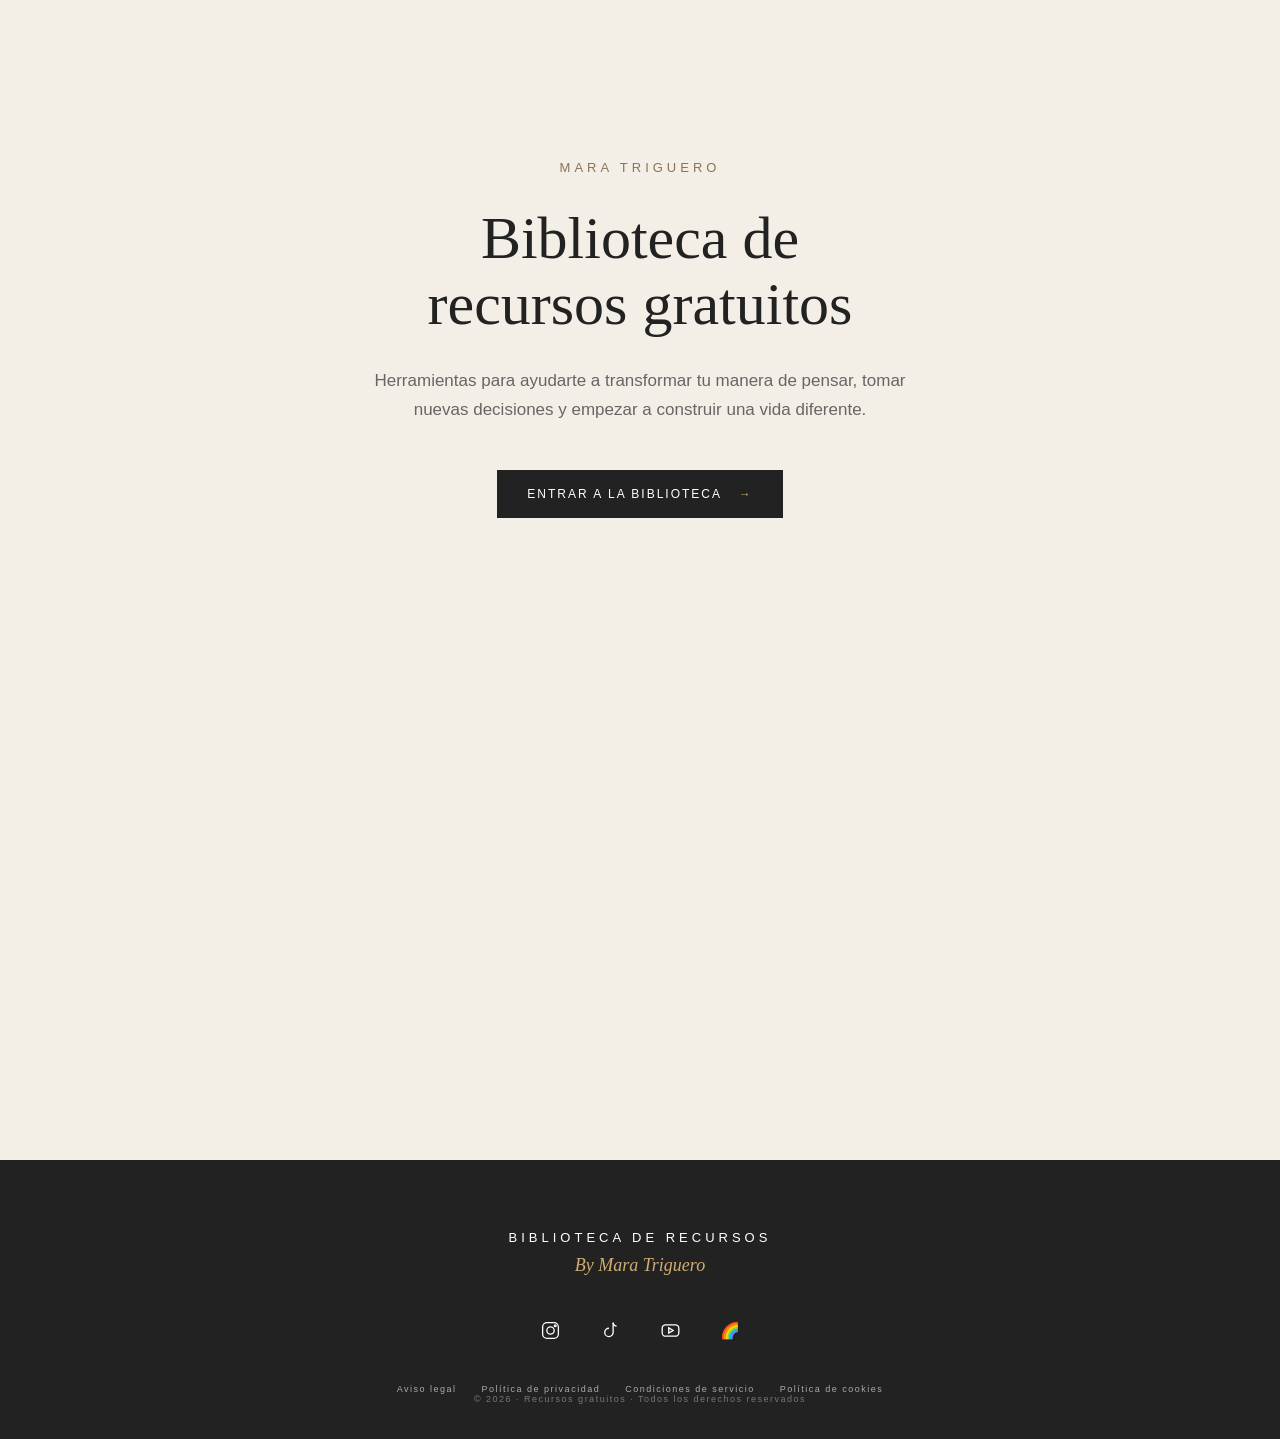
<file: index.html>
<!DOCTYPE html>
<html lang="es">
<head>
    <meta charset="UTF-8">
    <meta name="viewport" content="width=device-width, initial-scale=1.0">

    <title>Biblioteca de Recursos | Aquí Está Dios</title>

    <link rel="stylesheet" href="style.css">
</head>

<body>

    <main class="portada">

       <p class="marca">MARA TRIGUERO</p>

        <h1>Biblioteca de<br>recursos gratuitos</h1>

        <p class="descripcion">
            Herramientas para ayudarte a transformar tu manera de pensar,
            tomar nuevas decisiones y empezar a construir una vida diferente.
        </p>

        <a href="biblioteca.html" class="boton">
    ENTRAR A LA BIBLIOTECA
    <span>→</span>
</a>

    </main>
<footer class="footer">

    <div class="footer-marca">
        <div class="footer-titulo">BIBLIOTECA DE RECURSOS</div>
        <div class="footer-by">By Mara Triguero</div>
    </div>

    <div class="footer-redes">

    <a href="https://www.instagram.com/maratriguero_/" target="_blank" aria-label="Instagram">
        <svg viewBox="0 0 24 24" aria-hidden="true">
            <rect x="3" y="3" width="18" height="18" rx="5"></rect>
            <circle cx="12" cy="12" r="4.2"></circle>
            <circle cx="17.4" cy="6.6" r="1"></circle>
        </svg>
    </a>

    <a href="https://www.tiktok.com/@maratriguero_" target="_blank" aria-label="TikTok">
        <svg viewBox="0 0 24 24" aria-hidden="true">
            <path d="M15 3v11.2a4.8 4.8 0 1 1-4.8-4.8"></path>
            <path d="M15 3c.4 2.4 1.8 4 4 4"></path>
        </svg>
    </a>

    <a href="https://www.youtube.com/@MaraTriguero" target="_blank" aria-label="YouTube">
        <svg viewBox="0 0 24 24" aria-hidden="true">
            <rect x="2.5" y="5.5" width="19" height="13" rx="4"></rect>
            <path d="M10 9l5 3-5 3z"></path>
        </svg>
    </a>

    <a href="https://aquiestadiosbymara.github.io/aqu--esta-dios/" target="_blank" aria-label="Escuela Aquí Está Dios">
        <span class="footer-escuela">🌈</span>
    </a>

</div>

    <nav class="footer-politicas">
        <a href="aviso-legal.html">Aviso legal</a>
        <a href="politica-privacidad.html">Política de privacidad</a>
        <a href="condiciones-servicio.html">Condiciones de servicio</a>
        <a href="politica-cookies.html">Política de cookies</a>
    </nav>

    <div class="footer-separador"></div>

    <div class="footer-copy">
        © 2026 · Recursos gratuitos · Todos los derechos reservados
    </div>

</footer>
    <script src="script.js"></script>

</body>
</html>
</file>
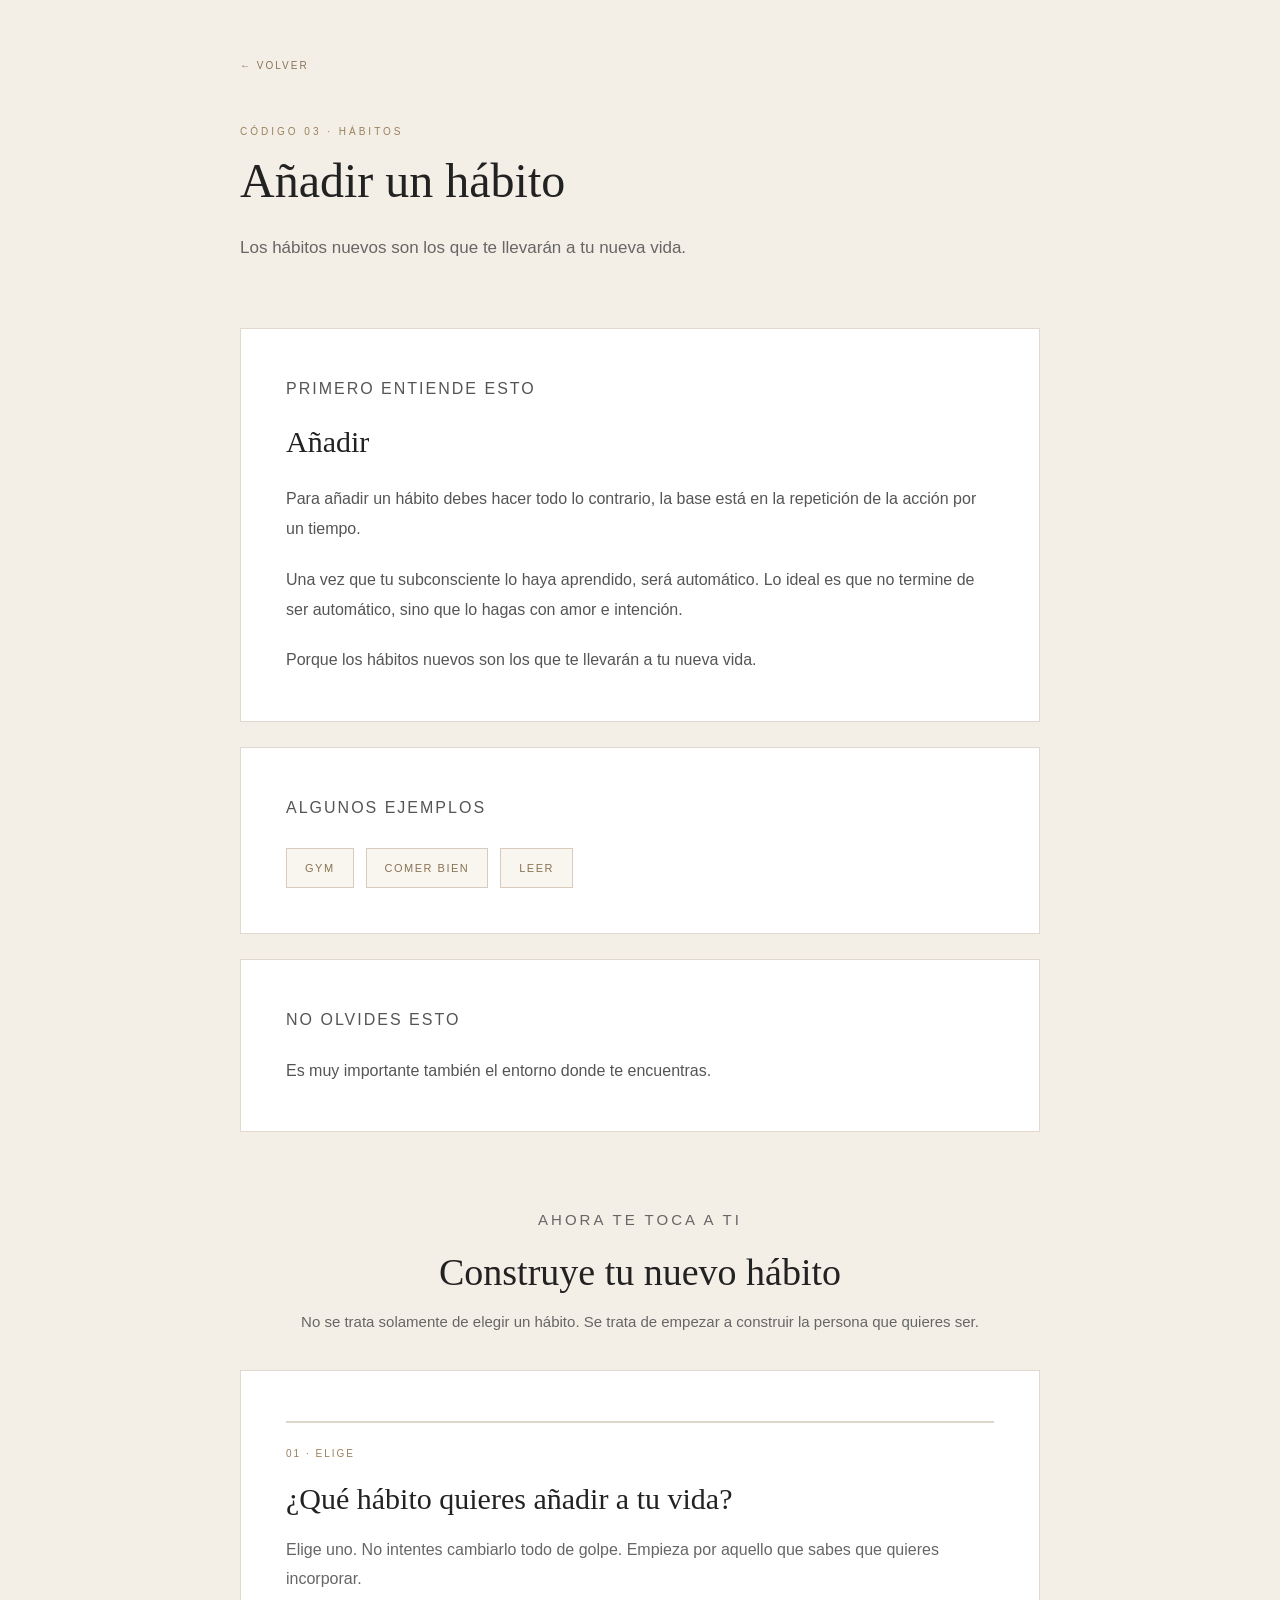
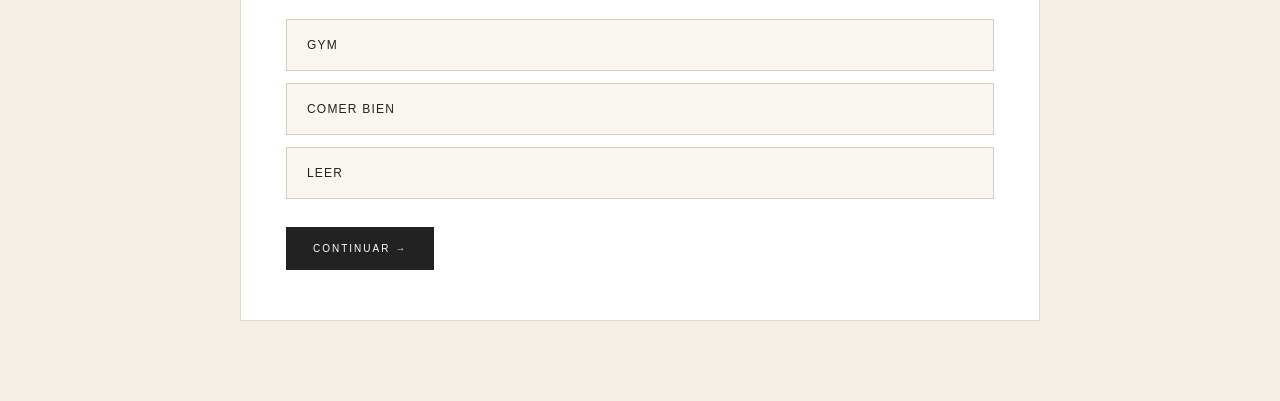
<file: anadir.html>
<!DOCTYPE html>
<html lang="es">

<head>

<meta charset="UTF-8">
<meta name="viewport" content="width=device-width, initial-scale=1.0">

<title>Añadir un hábito · Código de los hábitos</title>

<style>

* {
    box-sizing: border-box;
}

body {
    margin: 0;
    background: #f4efe6;
    color: #222222;
    font-family: Arial, sans-serif;
}

.pagina {
    max-width: 850px;
    margin: 0 auto;
    padding: 55px 25px 80px;
}

.volver {
    display: inline-block;
    margin-bottom: 45px;
    color: #8b7355;
    text-decoration: none;
    font-size: 10px;
    letter-spacing: 2px;
}

.volver:hover {
    color: #222222;
}

.marca {
    font-size: 10px;
    letter-spacing: 3px;
    color: #9a805c;
    margin-bottom: 18px;
}

h1 {
    font-family: Georgia, serif;
    font-size: 48px;
    font-weight: normal;
    line-height: 1.1;
    margin: 0 0 25px;
}

.intro {
    font-size: 17px;
    line-height: 1.8;
    color: #666666;
    max-width: 700px;
    margin-bottom: 65px;
}

/* =========================
   TEORÍA
   ========================= */

.bloque {
    background: white;
    border: 1px solid #e1d9cd;
    padding: 45px;
    margin-bottom: 25px;
}

.bloque-etiqueta {
    font-size: 10px;
    letter-spacing: 2px;
    color: #9a805c;
    margin-bottom: 25px;
}

.bloque h2 {
    font-family: Georgia, serif;
    font-size: 30px;
    font-weight: normal;
    margin: 0 0 25px;
}

.bloque p {
    font-size: 16px;
    line-height: 1.9;
    color: #555555;
    margin: 0 0 20px;
}

.bloque p:last-child {
    margin-bottom: 0;
}

.ejemplos {
    display: flex;
    gap: 12px;
    flex-wrap: wrap;
    margin-top: 25px;
}

.ejemplo {
    border: 1px solid #d8cbbb;
    padding: 13px 18px;
    font-size: 11px;
    letter-spacing: 1.5px;
    color: #8b7355;
    background: #f9f6f0;
}

/* =========================
   JUEGO
   ========================= */

.juego {
    margin-top: 75px;
}

.juego-cabecera {
    text-align: center;
    margin-bottom: 35px;
}

.juego-etiqueta {
    font-size: 10px;
    letter-spacing: 3px;
    color: #9a805c;
    margin-bottom: 18px;
}

.juego-cabecera h2 {
    font-family: Georgia, serif;
    font-size: 38px;
    font-weight: normal;
    margin: 0 0 15px;
}

.juego-cabecera p {
    color: #666666;
    line-height: 1.7;
    font-size: 15px;
}

.juego-pantalla {
    background: white;
    border: 1px solid #e1d9cd;
    padding: 50px 45px;
    min-height: 330px;
}

.juego-paso {
    display: none;
}

.juego-paso.activo {
    display: block;
}

.juego-numero {
    font-size: 10px;
    letter-spacing: 2px;
    color: #9a805c;
    margin-bottom: 20px;
}

.juego-paso h3 {
    font-family: Georgia, serif;
    font-size: 30px;
    font-weight: normal;
    line-height: 1.3;
    margin: 0 0 18px;
}

.juego-paso p {
    color: #666666;
    font-size: 16px;
    line-height: 1.8;
    margin-bottom: 25px;
}

.juego-opciones {
    display: grid;
    gap: 12px;
    margin-top: 25px;
}

.juego-opcion {
    width: 100%;
    padding: 18px 20px;
    background: #f9f6f0;
    border: 1px solid #d8cbbb;
    text-align: left;
    color: #222222;
    font-size: 12px;
    letter-spacing: 1.2px;
    cursor: pointer;
    transition: all 0.25s ease;
}

.juego-opcion:hover {
    background: #f4efe6;
    border-color: #b89a6a;
}

.juego-opcion.seleccionada {
    background: #222222;
    color: white;
    border-color: #222222;
}

.juego-input {
    width: 100%;
    padding: 17px 18px;
    border: 1px solid #d8cbbb;
    background: #faf8f4;
    color: #222222;
    font-family: Arial, sans-serif;
    font-size: 15px;
    outline: none;
    margin-top: 10px;
}

.juego-input:focus {
    border-color: #9a805c;
}

.juego-textarea {
    width: 100%;
    min-height: 120px;
    padding: 17px 18px;
    border: 1px solid #d8cbbb;
    background: #faf8f4;
    color: #222222;
    font-family: Arial, sans-serif;
    font-size: 15px;
    line-height: 1.6;
    resize: vertical;
    outline: none;
    margin-top: 10px;
}

.juego-textarea:focus {
    border-color: #9a805c;
}

.juego-boton {
    display: inline-block;
    margin-top: 28px;
    padding: 16px 27px;
    border: none;
    background: #222222;
    color: white;
    font-size: 10px;
    letter-spacing: 2px;
    cursor: pointer;
    transition: all 0.25s ease;
}

.juego-boton:hover {
    background: #8b7355;
}

.juego-error {
    display: none;
    margin-top: 15px;
    color: #9a805c;
    font-size: 12px;
}

.juego-progreso {
    height: 2px;
    background: #ded6ca;
    margin-bottom: 25px;
}

.juego-progreso-barra {
    height: 100%;
    width: 0%;
    background: #8b7355;
    transition: width 0.3s ease;
}

/* =========================
   RESULTADO
   ========================= */

.juego-resultado {
    display: none;
}

.resultado-caja {
    background: #f9f6f0;
    border: 1px solid #d8cbbb;
    padding: 30px;
    margin: 30px 0;
}

.resultado-linea {
    margin-bottom: 20px;
}

.resultado-linea:last-child {
    margin-bottom: 0;
}

.resultado-label {
    display: block;
    font-size: 9px;
    letter-spacing: 2px;
    color: #9a805c;
    margin-bottom: 7px;
}

.resultado-valor {
    font-family: Georgia, serif;
    font-size: 21px;
    color: #222222;
    line-height: 1.4;
}

.juego-frase-final {
    text-align: center;
    font-family: Georgia, serif;
    font-size: 25px;
    line-height: 1.6;
    color: #222222;
    margin: 35px 0 0;
}

/* =========================
   BOTONES FINALES
   ========================= */

.juego-botones-finales {
    display: flex;
    justify-content: center;
    align-items: center;
    gap: 15px;
    flex-wrap: wrap;
    margin-top: 35px;
}

.juego-boton-final {
    display: inline-block;
    padding: 15px 24px;
    text-decoration: none;
    font-size: 10px;
    letter-spacing: 2px;
    transition: all 0.3s ease;
}

.juego-boton-biblioteca {
    background: white;
    color: #8b7355;
    border: 1px solid #d8cbbb;
}

.juego-boton-biblioteca:hover {
    background: #f4efe6;
}

.juego-boton-experiencia {
    background: #222222;
    color: white;
    border: 1px solid #222222;
}

.juego-boton-experiencia:hover {
    background: #8b7355;
    border-color: #8b7355;
}

@media (max-width: 600px) {

    .pagina {
        padding: 40px 18px 60px;
    }

    h1 {
        font-size: 38px;
    }

    .bloque {
        padding: 30px 25px;
    }

    .juego-pantalla {
        padding: 35px 25px;
    }

    .juego-paso h3 {
        font-size: 26px;
    }

    .juego-cabecera h2 {
        font-size: 31px;
    }

    .juego-botones-finales {
        flex-direction: column;
    }

    .juego-boton-final {
        width: 100%;
        max-width: 300px;
        text-align: center;
    }

}

</style>

</head>

<body>

<main class="pagina">

    <a href="habitos.html" class="volver">
        ← VOLVER
    </a>

    <p class="marca">CÓDIGO 03 · HÁBITOS</p>

    <h1>Añadir un hábito</h1>

    <p class="intro">
        Los hábitos nuevos son los que te llevarán a tu nueva vida.
    </p>


    <!-- =========================
         TEORÍA
         ========================= -->

    <section class="bloque">

        <p class="bloque-etiqueta">PRIMERO ENTIENDE ESTO</p>

        <h2>Añadir</h2>

        <p>
            Para añadir un hábito debes hacer todo lo contrario, la base está en la repetición de la acción por un tiempo.
        </p>

        <p>
            Una vez que tu subconsciente lo haya aprendido, será automático.
            Lo ideal es que no termine de ser automático, sino que lo hagas con amor e intención.
        </p>

        <p>
            Porque los hábitos nuevos son los que te llevarán a tu nueva vida.
        </p>

    </section>


    <section class="bloque">

        <p class="bloque-etiqueta">ALGUNOS EJEMPLOS</p>

        <div class="ejemplos">

            <div class="ejemplo">GYM</div>
            <div class="ejemplo">COMER BIEN</div>
            <div class="ejemplo">LEER</div>

        </div>

    </section>


    <section class="bloque">

        <p class="bloque-etiqueta">NO OLVIDES ESTO</p>

        <p>
            Es muy importante también el entorno donde te encuentras.
        </p>

    </section>


    <!-- =========================
         JUEGO
         ========================= -->

    <section class="juego">

        <div class="juego-cabecera">

            <p class="juego-etiqueta">AHORA TE TOCA A TI</p>

            <h2>Construye tu nuevo hábito</h2>

            <p>
                No se trata solamente de elegir un hábito.
                Se trata de empezar a construir la persona que quieres ser.
            </p>

        </div>


        <div class="juego-pantalla">

            <div class="juego-progreso">
                <div class="juego-progreso-barra" id="progresoBarra"></div>
            </div>


            <!-- PASO 1 -->

            <div class="juego-paso activo" id="paso1">

                <div class="juego-numero">01 · ELIGE</div>

                <h3>
                    ¿Qué hábito quieres añadir a tu vida?
                </h3>

                <p>
                    Elige uno. No intentes cambiarlo todo de golpe.
                    Empieza por aquello que sabes que quieres incorporar.
                </p>

                <div class="juego-opciones">

                    <button class="juego-opcion"
                            onclick="elegirHabito(this, 'Gym')">
                        GYM
                    </button>

                    <button class="juego-opcion"
                            onclick="elegirHabito(this, 'Comer bien')">
                        COMER BIEN
                    </button>

                    <button class="juego-opcion"
                            onclick="elegirHabito(this, 'Leer')">
                        LEER
                    </button>

                </div>

                <p class="juego-error" id="error1">
                    Elige un hábito para continuar.
                </p>

                <button class="juego-boton" onclick="siguiente(1)">
                    CONTINUAR →
                </button>

            </div>


            <!-- PASO 2 -->

            <div class="juego-paso" id="paso2">

                <div class="juego-numero">02 · CONCRETA</div>

                <h3>
                    Ahora conviértelo en una acción.
                </h3>

                <p>
                    Un hábito se construye mediante la repetición de una acción.
                    ¿Qué acción concreta vas a repetir?
                </p>

                <input
                    type="text"
                    id="accion"
                    class="juego-input"
                    placeholder="Ejemplo: ir al gym 30 minutos"
                >

                <p class="juego-error" id="error2">
                    Escribe la acción que vas a repetir.
                </p>

                <button class="juego-boton" onclick="siguiente(2)">
                    CONTINUAR →
                </button>

            </div>


            <!-- PASO 3 -->

            <div class="juego-paso" id="paso3">

                <div class="juego-numero">03 · REPITE</div>

                <h3>
                    ¿Cuándo vas a hacerlo?
                </h3>

                <p>
                    La repetición es la base.
                    Decide cuándo vas a realizar esa acción para empezar a convertirla en parte de tu vida.
                </p>

                <input
                    type="text"
                    id="momento"
                    class="juego-input"
                    placeholder="Ejemplo: de lunes a viernes a las 18:00"
                >

                <p class="juego-error" id="error3">
                    Escribe cuándo vas a hacerlo.
                </p>

                <button class="juego-boton" onclick="siguiente(3)">
                    CONTINUAR →
                </button>

            </div>


            <!-- PASO 4 -->

            <div class="juego-paso" id="paso4">

                <div class="juego-numero">04 · TU ENTORNO</div>

                <h3>
                    Mira a tu alrededor.
                </h3>

                <p>
                    Es muy importante también el entorno donde te encuentras.
                    ¿Qué puedes cambiar en tu entorno para ayudarte a mantener este nuevo hábito?
                </p>

                <textarea
                    id="entorno"
                    class="juego-textarea"
                    placeholder="Escribe qué vas a cambiar, preparar o quitar de tu entorno..."
                ></textarea>

                <p class="juego-error" id="error4">
                    Escribe qué vas a cambiar en tu entorno.
                </p>

                <button class="juego-boton" onclick="siguiente(4)">
                    CONTINUAR →
                </button>

            </div>


            <!-- PASO 5 -->

            <div class="juego-paso" id="paso5">

                <div class="juego-numero">05 · INTENCIÓN</div>

                <h3>
                    Hazlo con amor e intención.
                </h3>

                <p>
                    No quiero que simplemente hagas una acción de manera automática.
                    Quiero que entiendas para qué la estás haciendo.
                </p>

                <p>
                    ¿Por qué quieres incorporar este hábito a tu nueva vida?
                </p>

                <textarea
                    id="intencion"
                    class="juego-textarea"
                    placeholder="Escribe por qué este hábito es importante para ti..."
                ></textarea>

                <p class="juego-error" id="error5">
                    Escribe tu intención.
                </p>

                <button class="juego-boton" onclick="siguiente(5)">
                    CONTINUAR →
                </button>

            </div>


            <!-- PASO 6 -->

            <div class="juego-paso" id="paso6">

                <div class="juego-numero">06 · DECISIÓN</div>

                <h3>
                    Ahora decide quién estás construyendo.
                </h3>

                <p>
                    Los hábitos nuevos son los que te llevarán a tu nueva vida.
                    Escribe una frase que quieras recordar cuando llegue el momento de hacerlo.
                </p>

                <input
                    type="text"
                    id="compromiso"
                    class="juego-input"
                    placeholder="Ejemplo: Yo soy una persona disciplinada..."
                >

                <p class="juego-error" id="error6">
                    Escribe tu compromiso.
                </p>

                <button class="juego-boton" onclick="finalizarJuego()">
                    TERMINAR →
                </button>

            </div>


            <!-- RESULTADO -->

            <div class="juego-resultado" id="resultado">

                <div class="juego-numero">TU NUEVO HÁBITO</div>

                <h3>
                    Ya sabes qué vas a construir.
                </h3>

                <div class="resultado-caja">

                    <div class="resultado-linea">

                        <span class="resultado-label">
                            HÁBITO
                        </span>

                        <div class="resultado-valor" id="resultadoHabito"></div>

                    </div>


                    <div class="resultado-linea">

                        <span class="resultado-label">
                            ACCIÓN
                        </span>

                        <div class="resultado-valor" id="resultadoAccion"></div>

                    </div>


                    <div class="resultado-linea">

                        <span class="resultado-label">
                            CUÁNDO
                        </span>

                        <div class="resultado-valor" id="resultadoMomento"></div>

                    </div>


                    <div class="resultado-linea">

                        <span class="resultado-label">
                            ENTORNO
                        </span>

                        <div class="resultado-valor" id="resultadoEntorno"></div>

                    </div>


                    <div class="resultado-linea">

                        <span class="resultado-label">
                            INTENCIÓN
                        </span>

                        <div class="resultado-valor" id="resultadoIntencion"></div>

                    </div>


                    <div class="resultado-linea">

                        <span class="resultado-label">
                            TU COMPROMISO
                        </span>

                        <div class="resultado-valor" id="resultadoCompromiso"></div>

                    </div>

                </div>


                <p class="juego-frase-final">

                    Los hábitos nuevos son los que te llevarán a tu nueva vida.<br><br>

                    Hazlo con amor.<br>
                    Hazlo con intención.

                </p>


                <div class="juego-botones-finales">

                    <a href="index.html"
                       class="juego-boton-final juego-boton-biblioteca">
                        ← VOLVER A LA BIBLIOTECA
                    </a>

                    <a href="https://docs.google.com/forms/d/e/1FAIpQLSc32QrOhTtUkocA8lSOKA6OO2WcJZmlnBHZnZmxBAZYCGb0Wg/viewform?usp=publish-editor"
                       class="juego-boton-final juego-boton-experiencia"
                       target="_blank">
                        CUÉNTAME TU EXPERIENCIA →
                    </a>

                </div>

            </div>

        </div>

    </section>

</main>


<script>

/* =========================
   VARIABLES
   ========================= */

let habitoElegido = "";


/* =========================
   ELEGIR HÁBITO
   ========================= */

function elegirHabito(boton, habito) {

    document.querySelectorAll(".juego-opcion").forEach(function(opcion) {
        opcion.classList.remove("seleccionada");
    });

    boton.classList.add("seleccionada");

    habitoElegido = habito;

    document.getElementById("error1").style.display = "none";
}


/* =========================
   SIGUIENTE PASO
   ========================= */

function siguiente(numero) {

    if (numero === 1 && habitoElegido === "") {

        document.getElementById("error1").style.display = "block";

        return;
    }


    if (numero === 2) {

        const accion = document.getElementById("accion").value.trim();

        if (accion === "") {

            document.getElementById("error2").style.display = "block";

            return;
        }

        document.getElementById("error2").style.display = "none";
    }


    if (numero === 3) {

        const momento = document.getElementById("momento").value.trim();

        if (momento === "") {

            document.getElementById("error3").style.display = "block";

            return;
        }

        document.getElementById("error3").style.display = "none";
    }


    if (numero === 4) {

        const entorno = document.getElementById("entorno").value.trim();

        if (entorno === "") {

            document.getElementById("error4").style.display = "block";

            return;
        }

        document.getElementById("error4").style.display = "none";
    }


    if (numero === 5) {

        const intencion = document.getElementById("intencion").value.trim();

        if (intencion === "") {

            document.getElementById("error5").style.display = "block";

            return;
        }

        document.getElementById("error5").style.display = "none";
    }


    document.getElementById("paso" + numero).classList.remove("activo");

    document.getElementById("paso" + (numero + 1)).classList.add("activo");

    actualizarProgreso(numero + 1);

}


/* =========================
   PROGRESO
   ========================= */

function actualizarProgreso(paso) {

    const porcentaje = ((paso - 1) / 6) * 100;

    document.getElementById("progresoBarra").style.width = porcentaje + "%";

}


/* =========================
   FINAL
   ========================= */

function finalizarJuego() {

    const compromiso = document.getElementById("compromiso").value.trim();

    if (compromiso === "") {

        document.getElementById("error6").style.display = "block";

        return;
    }

    document.getElementById("error6").style.display = "none";


    document.getElementById("resultadoHabito").textContent =
        habitoElegido;

    document.getElementById("resultadoAccion").textContent =
        document.getElementById("accion").value;

    document.getElementById("resultadoMomento").textContent =
        document.getElementById("momento").value;

    document.getElementById("resultadoEntorno").textContent =
        document.getElementById("entorno").value;

    document.getElementById("resultadoIntencion").textContent =
        document.getElementById("intencion").value;

    document.getElementById("resultadoCompromiso").textContent =
        compromiso;


    document.getElementById("paso6").classList.remove("activo");

    document.getElementById("resultado").style.display = "block";

    document.getElementById("progresoBarra").style.width = "100%";

    window.scrollTo({
        top: document.querySelector(".juego").offsetTop,
        behavior: "smooth"
    });
    localStorage.setItem("codigo03Completado", "true");
}

</script>

</body>
</html>
</file>
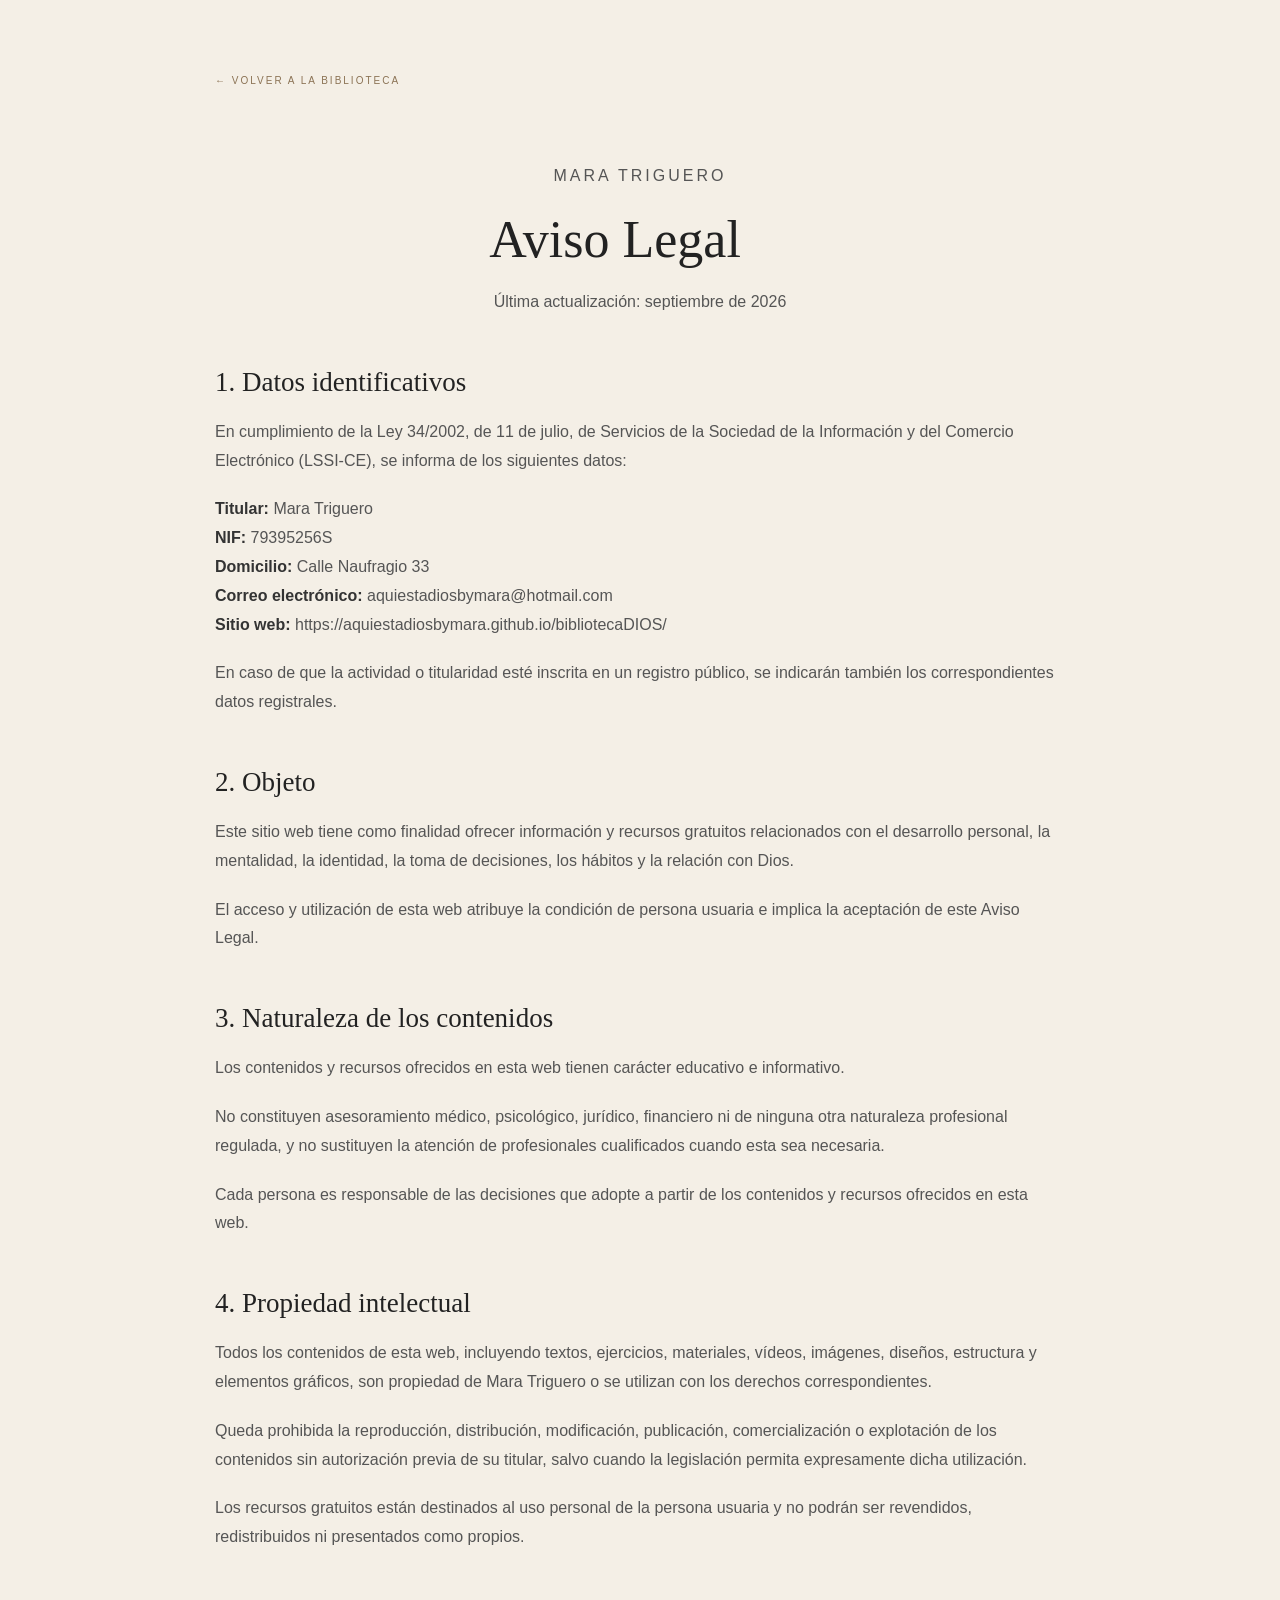
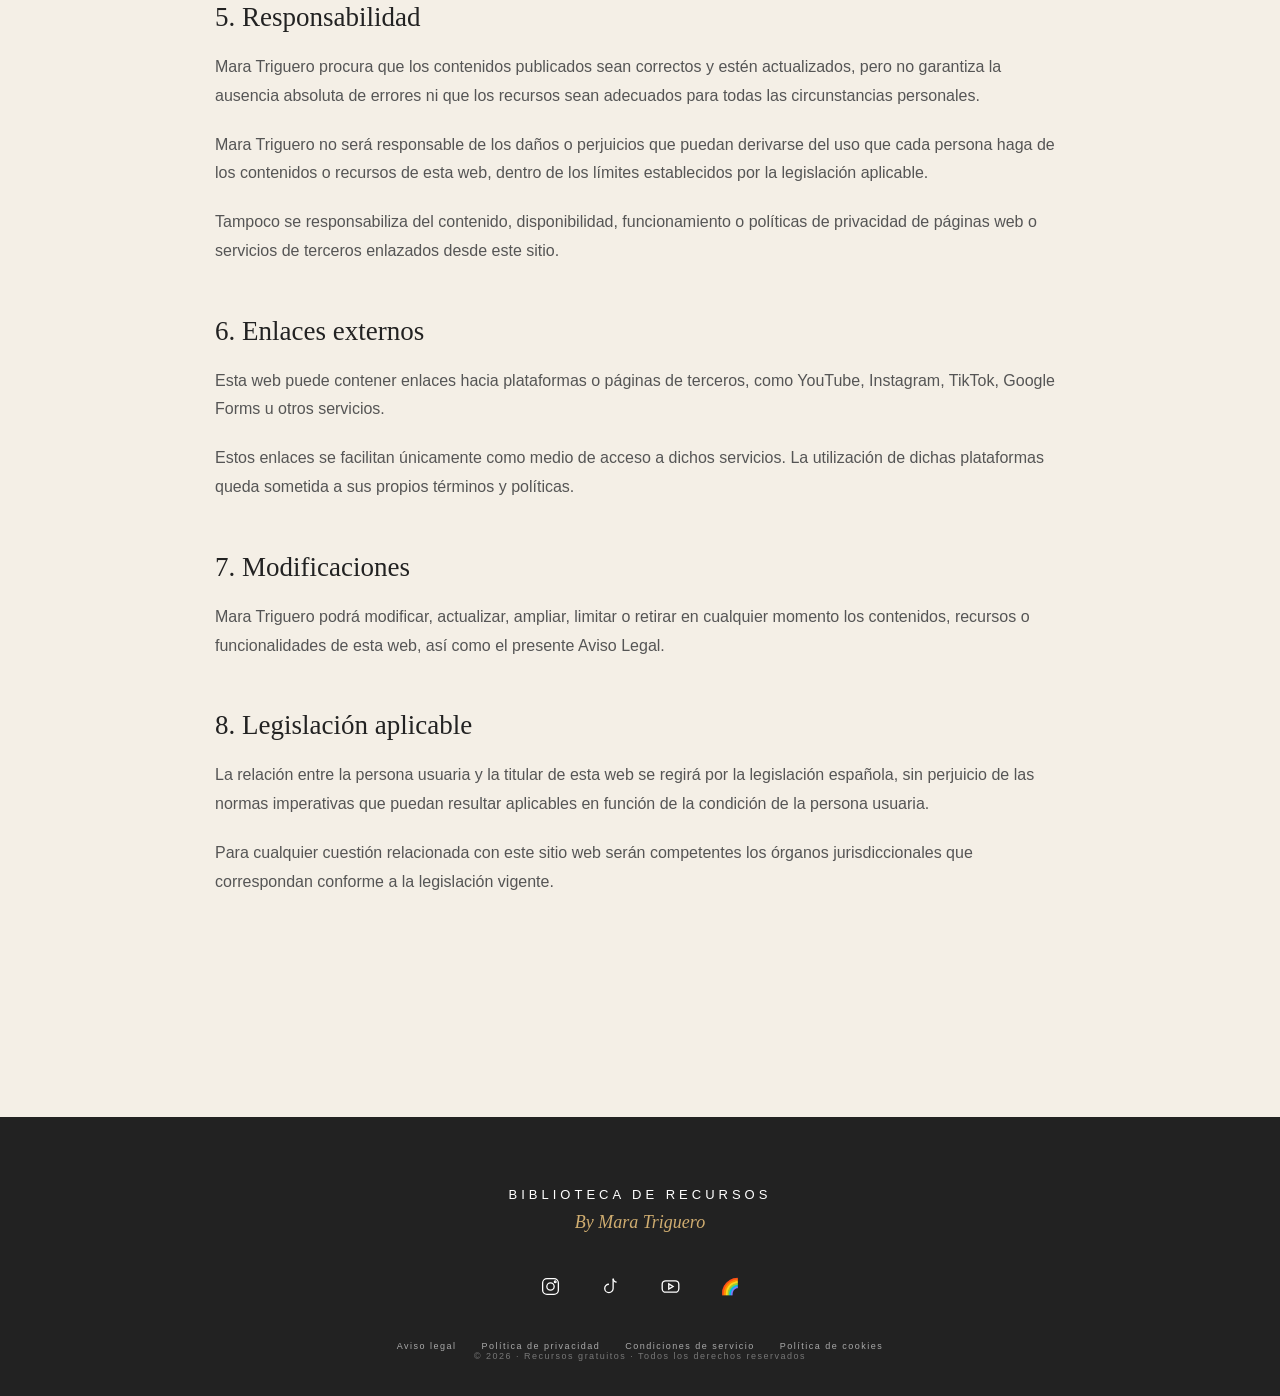
<file: aviso-legal.html>
<!DOCTYPE html>
<html lang="es">

<head>
    <meta charset="UTF-8">
    <meta name="viewport" content="width=device-width, initial-scale=1.0">

    <title>Aviso Legal | Mara Triguero</title>

    <link rel="stylesheet" href="style.css">

    <style>
        .legal {
            max-width: 850px;
            margin: 0 auto;
            padding: 70px 25px 100px 25px;
        }

        .legal-volver {
            display: inline-block;
            margin-bottom: 60px;
            color: #8b7355;
            text-decoration: none;
            font-size: 10px;
            letter-spacing: 2px;
        }

        .legal-volver:hover {
            color: #222222;
        }

        .legal-marca {
            text-align: center;
            color: #9a805c;
            font-size: 11px;
            letter-spacing: 3px;
            margin-bottom: 20px;
        }

        .legal h1 {
            text-align: center;
            font-family: Georgia, serif;
            font-size: 52px;
            font-weight: normal;
            margin: 0 0 20px 0;
        }

        .legal-fecha {
            text-align: center;
            color: #888888;
            font-size: 13px;
            margin-bottom: 70px;
        }

        .legal h2 {
            font-family: Georgia, serif;
            font-size: 27px;
            font-weight: normal;
            margin: 50px 0 20px 0;
            color: #222222;
        }

        .legal p {
            color: #555555;
            font-size: 16px;
            line-height: 1.8;
            margin-bottom: 20px;
        }

        .legal strong {
            color: #333333;
        }

        .legal ul {
            color: #555555;
            font-size: 16px;
            line-height: 1.8;
            padding-left: 25px;
        }

        @media (max-width: 600px) {

            .legal {
                padding: 45px 20px 70px 20px;
            }

            .legal-volver {
                margin-bottom: 45px;
            }

            .legal h1 {
                font-size: 40px;
            }

            .legal h2 {
                font-size: 24px;
            }

            .legal p,
            .legal ul {
                font-size: 15px;
            }
        }
    </style>
</head>

<body>

    <main class="legal">

        <a href="index.html" class="legal-volver">
            ← VOLVER A LA BIBLIOTECA
        </a>

        <p class="legal-marca">
            MARA TRIGUERO
        </p>

        <h1>
            Aviso Legal
        </h1>

        <p class="legal-fecha">
            Última actualización: septiembre de 2026
        </p>


        <h2>1. Datos identificativos</h2>

        <p>
            En cumplimiento de la Ley 34/2002, de 11 de julio, de Servicios de la Sociedad de la Información y del Comercio Electrónico (LSSI-CE), se informa de los siguientes datos:
        </p>

        <p>
            <strong>Titular:</strong> Mara Triguero<br>
            <strong>NIF:</strong> 79395256S<br>
            <strong>Domicilio:</strong> Calle Naufragio 33<br>
            <strong>Correo electrónico:</strong> aquiestadiosbymara@hotmail.com<br>
            <strong>Sitio web:</strong> https://aquiestadiosbymara.github.io/bibliotecaDIOS/
        </p>

        <p>
            En caso de que la actividad o titularidad esté inscrita en un registro público, se indicarán también los correspondientes datos registrales.
        </p>


        <h2>2. Objeto</h2>

        <p>
            Este sitio web tiene como finalidad ofrecer información y recursos gratuitos relacionados con el desarrollo personal, la mentalidad, la identidad, la toma de decisiones, los hábitos y la relación con Dios.
        </p>

        <p>
            El acceso y utilización de esta web atribuye la condición de persona usuaria e implica la aceptación de este Aviso Legal.
        </p>


        <h2>3. Naturaleza de los contenidos</h2>

        <p>
            Los contenidos y recursos ofrecidos en esta web tienen carácter educativo e informativo.
        </p>

        <p>
            No constituyen asesoramiento médico, psicológico, jurídico, financiero ni de ninguna otra naturaleza profesional regulada, y no sustituyen la atención de profesionales cualificados cuando esta sea necesaria.
        </p>

        <p>
            Cada persona es responsable de las decisiones que adopte a partir de los contenidos y recursos ofrecidos en esta web.
        </p>


        <h2>4. Propiedad intelectual</h2>

        <p>
            Todos los contenidos de esta web, incluyendo textos, ejercicios, materiales, vídeos, imágenes, diseños, estructura y elementos gráficos, son propiedad de Mara Triguero o se utilizan con los derechos correspondientes.
        </p>

        <p>
            Queda prohibida la reproducción, distribución, modificación, publicación, comercialización o explotación de los contenidos sin autorización previa de su titular, salvo cuando la legislación permita expresamente dicha utilización.
        </p>

        <p>
            Los recursos gratuitos están destinados al uso personal de la persona usuaria y no podrán ser revendidos, redistribuidos ni presentados como propios.
        </p>


        <h2>5. Responsabilidad</h2>

        <p>
            Mara Triguero procura que los contenidos publicados sean correctos y estén actualizados, pero no garantiza la ausencia absoluta de errores ni que los recursos sean adecuados para todas las circunstancias personales.
        </p>

        <p>
            Mara Triguero no será responsable de los daños o perjuicios que puedan derivarse del uso que cada persona haga de los contenidos o recursos de esta web, dentro de los límites establecidos por la legislación aplicable.
        </p>

        <p>
            Tampoco se responsabiliza del contenido, disponibilidad, funcionamiento o políticas de privacidad de páginas web o servicios de terceros enlazados desde este sitio.
        </p>


        <h2>6. Enlaces externos</h2>

        <p>
            Esta web puede contener enlaces hacia plataformas o páginas de terceros, como YouTube, Instagram, TikTok, Google Forms u otros servicios.
        </p>

        <p>
            Estos enlaces se facilitan únicamente como medio de acceso a dichos servicios. La utilización de dichas plataformas queda sometida a sus propios términos y políticas.
        </p>


        <h2>7. Modificaciones</h2>

        <p>
            Mara Triguero podrá modificar, actualizar, ampliar, limitar o retirar en cualquier momento los contenidos, recursos o funcionalidades de esta web, así como el presente Aviso Legal.
        </p>


        <h2>8. Legislación aplicable</h2>

        <p>
            La relación entre la persona usuaria y la titular de esta web se regirá por la legislación española, sin perjuicio de las normas imperativas que puedan resultar aplicables en función de la condición de la persona usuaria.
        </p>

        <p>
            Para cualquier cuestión relacionada con este sitio web serán competentes los órganos jurisdiccionales que correspondan conforme a la legislación vigente.
        </p>

    </main>


    <footer class="footer">

        <div class="footer-marca">
            <div class="footer-titulo">BIBLIOTECA DE RECURSOS</div>
            <div class="footer-by">By Mara Triguero</div>
        </div>

        <div class="footer-redes">

            <a href="https://www.instagram.com/maratriguero_/" target="_blank" aria-label="Instagram">
                <svg viewBox="0 0 24 24" aria-hidden="true">
                    <rect x="3" y="3" width="18" height="18" rx="5"></rect>
                    <circle cx="12" cy="12" r="4.2"></circle>
                    <circle cx="17.4" cy="6.6" r="1"></circle>
                </svg>
            </a>

            <a href="https://www.tiktok.com/@maratriguero_" target="_blank" aria-label="TikTok">
                <svg viewBox="0 0 24 24" aria-hidden="true">
                    <path d="M15 3v11.2a4.8 4.8 0 1 1-4.8-4.8"></path>
                    <path d="M15 3c.4 2.4 1.8 4 4 4"></path>
                </svg>
            </a>

            <a href="https://www.youtube.com/@MaraTriguero" target="_blank" aria-label="YouTube">
                <svg viewBox="0 0 24 24" aria-hidden="true">
                    <rect x="2.5" y="5.5" width="19" height="13" rx="4"></rect>
                    <path d="M10 9l5 3-5 3z"></path>
                </svg>
            </a>

            <a href="https://aquiestadiosbymara.github.io/aqu--esta-dios/" target="_blank" aria-label="Escuela Aquí Está Dios">
                <span class="footer-escuela">🌈</span>
            </a>

        </div>

        <nav class="footer-politicas">
            <a href="aviso-legal.html">Aviso legal</a>
            <a href="politica-privacidad.html">Política de privacidad</a>
            <a href="condiciones-servicio.html">Condiciones de servicio</a>
            <a href="politica-cookies.html">Política de cookies</a>
        </nav>

        <div class="footer-separador"></div>

        <div class="footer-copy">
            © 2026 · Recursos gratuitos · Todos los derechos reservados
        </div>

    </footer>

</body>
</html>
</file>
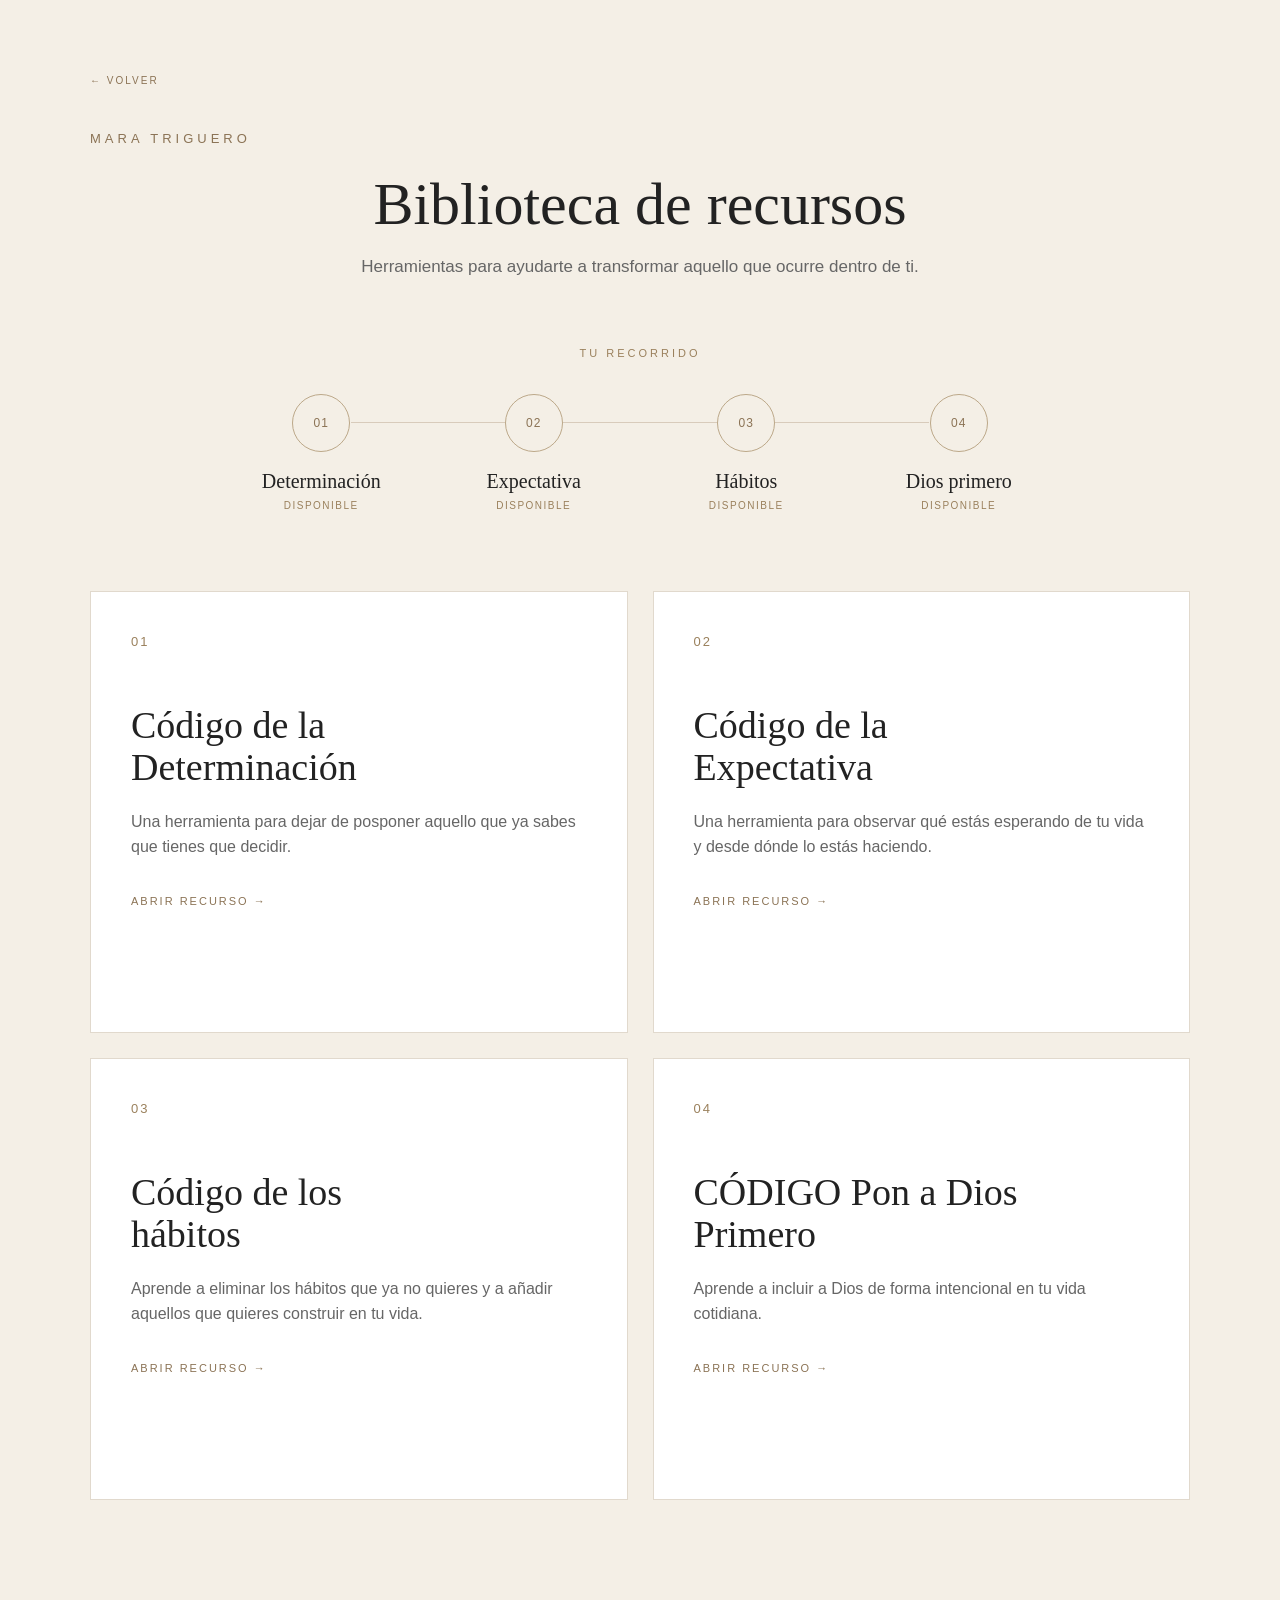
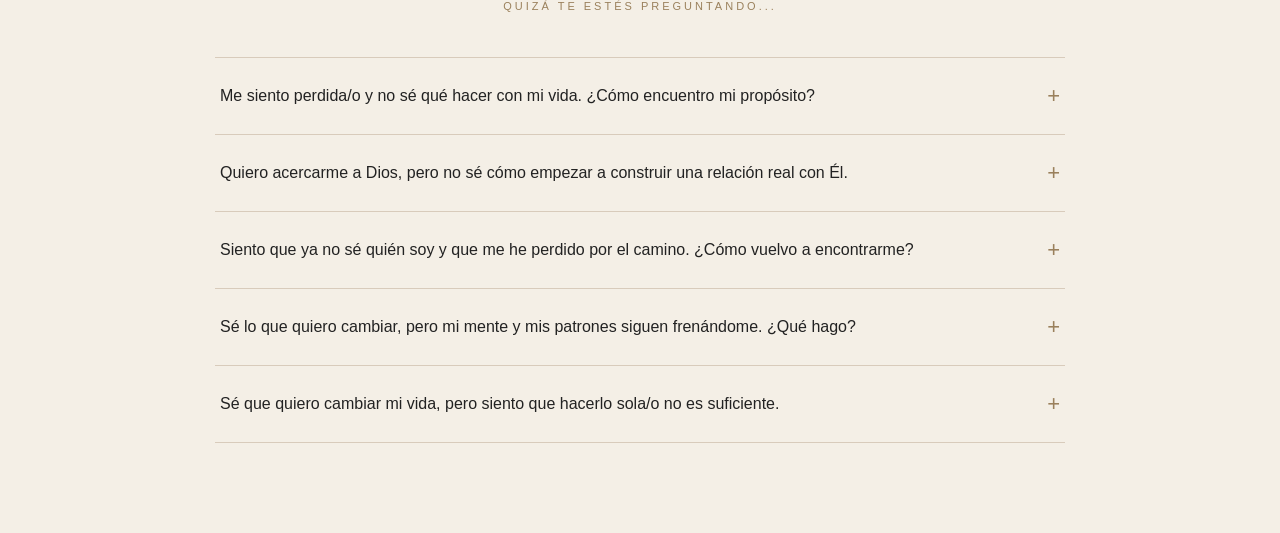
<file: biblioteca.html>
<!DOCTYPE html>
<html lang="es">
<head>
    <meta charset="UTF-8">
    <meta name="viewport" content="width=device-width, initial-scale=1.0">
    <title>Recursos gratuitos | Mara Triguero</title>
    <link rel="stylesheet" href="style.css">

    <style>
        .recorrido {
            max-width: 950px;
            margin: 0 auto 80px auto;
            text-align: center;
        }

        .recorrido-titulo {
            font-size: 11px;
            letter-spacing: 3px;
            color: #9a805c;
            margin-bottom: 35px;
        }

        .camino {
            display: flex;
            align-items: flex-start;
            justify-content: center;
            position: relative;
            max-width: 850px;
            margin: auto;
        }

        .camino-linea {
            position: absolute;
            top: 28px;
            left: 16%;
            right: 16%;
            height: 1px;
            background: #d8cbbb;
            z-index: 0;
        }

        .paso {
            position: relative;
            z-index: 1;
            width: 33.33%;
            text-align: center;
        }

        .circulo {
            width: 56px;
            height: 56px;
            margin: 0 auto 18px auto;
            border-radius: 50%;
            background: #f4efe6;
            border: 1px solid #bca889;
            display: flex;
            align-items: center;
            justify-content: center;
            font-size: 12px;
            letter-spacing: 1px;
            color: #8b7355;
        }

        .paso.activo .circulo {
            background: #222222;
            border-color: #222222;
            color: white;
        }
.paso.completado .circulo {
    background: #222222;
    border-color: #222222;
    color: white;
}

.paso.completado .paso-estado {
    color: #8b7355;
}
        .paso.bloqueado .circulo {
            border-color: #d8d0c5;
            color: #b8aea0;
        }

        .paso-nombre {
            font-family: Georgia, serif;
            font-size: 20px;
            color: #222222;
            margin-bottom: 7px;
        }

        .paso-estado {
            font-size: 10px;
            letter-spacing: 1.5px;
            color: #9a805c;
        }

        .paso.bloqueado .paso-nombre {
            color: #999999;
        }

        .paso.bloqueado .paso-estado {
            color: #b8aea0;
        }

        @media (max-width: 700px) {
            .camino-linea {
                left: 10%;
                right: 10%;
            }

            .circulo {
                width: 48px;
                height: 48px;
            }

            .paso-nombre {
                font-size: 17px;
            }

            .paso-estado {
                font-size: 9px;
            }
        }
        /* =========================
   PREGUNTAS
   ========================= */

.preguntas {
    max-width: 850px;
    margin: 100px auto 20px auto;
}

.preguntas-titulo {
    text-align: center;
    font-size: 11px;
    letter-spacing: 3px;
    color: #9a805c;
    margin-bottom: 45px;
}

.pregunta {
    border-top: 1px solid #d8cbbb;
}

.pregunta:last-child {
    border-bottom: 1px solid #d8cbbb;
}

.pregunta-boton {
    width: 100%;
    padding: 25px 5px;
    background: none;
    border: none;
    color: #222222;
    display: flex;
    align-items: center;
    justify-content: space-between;
    text-align: left;
    font-family: Arial, sans-serif;
    font-size: 16px;
    letter-spacing: 0;
    cursor: pointer;
}

.pregunta-boton span {
    color: #9a805c;
    font-size: 22px;
    font-weight: normal;
    margin-left: 20px;
    transition: transform 0.3s ease;
}

.pregunta.activa .pregunta-boton span {
    transform: rotate(45deg);
}

.respuesta {
    display: none;
    padding: 0 45px 30px 5px;
    color: #666666;
    font-size: 16px;
    line-height: 1.8;
}

.pregunta.activa .respuesta {
    display: block;
}

.boton-pregunta {
    display: inline-block;
    margin-top: 12px;
    padding: 14px 24px;
    background: #222222;
    color: white;
    text-decoration: none;
    font-size: 10px;
    letter-spacing: 2px;
}

.boton-pregunta span {
    margin-left: 10px;
    color: #d0ad70;
}

@media (max-width: 700px) {

    .preguntas {
        margin-top: 80px;
    }

    .pregunta-boton {
        font-size: 15px;
        padding: 22px 0;
    }

    .respuesta {
        padding-right: 10px;
        font-size: 15px;
    }

}
        .volver {
    display: inline-block;
    margin-bottom: 45px;
    color: #8b7355;
    text-decoration: none;
    font-size: 10px;
    letter-spacing: 2px;
}

.volver:hover {
    color: #222222;
}
    </style>
</head>

<body>

    <main class="biblioteca">
<a href="index.html" class="volver">
    ← VOLVER 
</a>
        <p class="marca">MARA TRIGUERO</p>

        <h1>Biblioteca de recursos</h1>

        <p class="intro">
            Herramientas para ayudarte a transformar aquello que ocurre dentro de ti.
        </p>


        <!-- RECORRIDO -->

        <section class="recorrido">

            <p class="recorrido-titulo">TU RECORRIDO</p>

            <div class="camino">

                <div class="camino-linea"></div>

               <div class="paso" id="paso01">
    <div class="circulo">01</div>
    <div class="paso-nombre">Determinación</div>
    <div class="paso-estado" id="estado01">DISPONIBLE</div>
</div>

               <div class="paso" id="paso02">
    <div class="circulo">02</div>
    <div class="paso-nombre">Expectativa</div>
    <div class="paso-estado" id="estado02">DISPONIBLE</div>
</div>
<div class="paso" id="paso03">
    <div class="circulo">03</div>
    <div class="paso-nombre">Hábitos</div>
    <div class="paso-estado" id="estado03">DISPONIBLE</div>
</div>
            <div class="paso" id="paso04">
    <div class="circulo">04</div>
    <div class="paso-nombre">Dios primero</div>
    <div class="paso-estado" id="estado04">DISPONIBLE</div>
</div>
            </div>

        </section>


        <!-- RECURSOS -->

        <section class="recursos">

            <a href="determinacion.html" class="recurso">
                <span class="numero">01</span>

                <h2>Código de la<br>Determinación</h2>

                <p>
                    Una herramienta para dejar de posponer
                    aquello que ya sabes que tienes que decidir.
                </p>

                <span class="abrir">ABRIR RECURSO →</span>
            </a>


            <a href="expectativa.html" class="recurso">
                <span class="numero">02</span>

                <h2>Código de la<br>Expectativa</h2>

                <p>
                    Una herramienta para observar qué estás
                    esperando de tu vida y desde dónde lo estás haciendo.
                </p>

                <span class="abrir">ABRIR RECURSO →</span>
            </a>
<a href="habitos.html" class="recurso">

    <span class="numero">03</span>

    <h2>Código de los<br>hábitos</h2>

    <p>
        Aprende a eliminar los hábitos que ya no quieres y a añadir aquellos que quieres construir en tu vida.
    </p>

    <span class="abrir">ABRIR RECURSO →</span>

</a>
<a href="dios-primero.html" class="recurso">

    <span class="numero">04</span>

    <h2>CÓDIGO Pon a Dios<br>Primero</h2>

    <p>
        Aprende a incluir a Dios de forma intencional
        en tu vida cotidiana.
    </p>

    <span class="abrir">ABRIR RECURSO →</span>

</a>
        </section>
<section class="preguntas">

    <p class="preguntas-titulo">QUIZÁ TE ESTÉS PREGUNTANDO...</p>


    <div class="pregunta">

        <button class="pregunta-boton" onclick="abrirPregunta(this)">
            Me siento perdida/o y no sé qué hacer con mi vida. ¿Cómo encuentro mi propósito?
            <span>+</span>
        </button>

        <div class="respuesta">

            <p>
                La clave no está en encontrar tu propósito, sino en encontrarte a ti misma/o.
            </p>

            <p>
                Empieza por escudriñar lo que hay en tu corazón, conectar con Dios y descubrir qué es aquello que realmente te mueve y te llama por dentro. Muchas veces creemos que necesitamos encontrar una respuesta fuera, cuando primero necesitamos volver a conocernos.
            </p>

            <p>
                Yo ofrezco un acompañamiento dentro de mi Escuela para ayudarte a recorrer ese proceso de una forma mucho más profunda. Y si ahora mismo no puedes entrar, también puedes empezar a conocer mi forma de ver este camino a través de mi contenido gratuito en YouTube.
            </p>

            <a href="https://www.youtube.com/@MaraTriguero" class="boton-pregunta" target="_blank">
                CONOCER MI YOUTUBE <span>→</span>
            </a>

        </div>

    </div>


    <div class="pregunta">

        <button class="pregunta-boton" onclick="abrirPregunta(this)">
            Quiero acercarme a Dios, pero no sé cómo empezar a construir una relación real con Él.
            <span>+</span>
        </button>

        <div class="respuesta">

            <p>
                Si lo que realmente quieres es conocer a Dios y aprender a caminar junto a Él, ese proceso empieza también por conocerte a ti misma/o.
            </p>

            <p>
                Dentro de Sala Arcoíris trabajamos profundamente la identidad como puerta de entrada para conocerte, sanar y empezar a construir una relación real con Dios y con Jesús.
            </p>

            <p>
                Es un proceso basado en los doce pasos que a mí me cambiaron la vida y que hoy quiero acompañarte a recorrer.
            </p>

            <a href="https://aquiestadiosbymara.github.io/aqu--esta-dios/" class="boton-pregunta" target="_blank">
                CONOCER SALA ARCOÍRIS <span>→</span>
            </a>

        </div>

    </div>


    <div class="pregunta">

        <button class="pregunta-boton" onclick="abrirPregunta(this)">
            Siento que ya no sé quién soy y que me he perdido por el camino. ¿Cómo vuelvo a encontrarme?
            <span>+</span>
        </button>

        <div class="respuesta">

            <p>
                A veces no necesitas convertirte en alguien nuevo, sino volver a encontrarte con la persona que siempre has sido debajo de todo lo que has aprendido, vivido y cargado.
            </p>

            <p>
                En Sala Arcoíris trabajamos precisamente desde ahí: desde tu identidad. Porque cuando empiezas a conocerte de verdad y a mirar tu historia desde otro lugar, también empiezas a entender qué necesitas sanar, qué quieres dejar atrás y hacia dónde quieres caminar.
            </p>

            <p>
                Y, sobre todo, empiezas a descubrir quién eres cuando dejas que Dios forme parte de ese proceso.
            </p>

            <a href="https://aquiestadiosbymara.github.io/aqu--esta-dios/" class="boton-pregunta" target="_blank">
                CONOCER SALA ARCOÍRIS <span>→</span>
            </a>

        </div>

    </div>


    <div class="pregunta">

        <button class="pregunta-boton" onclick="abrirPregunta(this)">
            Sé lo que quiero cambiar, pero mi mente y mis patrones siguen frenándome. ¿Qué hago?
            <span>+</span>
        </button>

        <div class="respuesta">

            <p>
                Saber que quieres cambiar es importante, pero muchas veces no es suficiente. Puedes tener muy claro hacia dónde quieres ir y, aun así, seguir pensando, actuando y reaccionando desde los mismos patrones.
            </p>

            <p>
                Por eso el trabajo con la mentalidad forma parte del proceso dentro de Sala Arcoíris. No se trata simplemente de pensar en positivo, sino de empezar a entender qué está ocurriendo dentro de ti y construir una manera diferente de vivir.
            </p>

            <a href="https://aquiestadiosbymara.github.io/aqu--esta-dios/" class="boton-pregunta" target="_blank">
                CONOCER SALA ARCOÍRIS <span>→</span>
            </a>

        </div>

    </div>


    <div class="pregunta">

        <button class="pregunta-boton" onclick="abrirPregunta(this)">
            Sé que quiero cambiar mi vida, pero siento que hacerlo sola/o no es suficiente.
            <span>+</span>
        </button>

        <div class="respuesta">

            <p>
                Y quizá no tengas por qué hacerlo sola/o.
            </p>

            <p>
                Hay procesos que puedes comenzar por tu cuenta, pero también hay momentos en los que tener a alguien que te acompañe, te haga preguntas, te ayude a mirar aquello que no estás viendo y camine contigo puede marcar una diferencia enorme.
            </p>

            <p>
                En Sala Arcoíris tienes acompañamiento a través de dos llamadas grupales cada semana, una comunidad privada y un espacio en el que compartir tu proceso mientras yo voy aportando reflexiones, aprendizajes, versículos y herramientas para ayudarte a integrar todo lo que estamos trabajando.
            </p>

            <a href="https://aquiestadiosbymara.github.io/aqu--esta-dios/" class="boton-pregunta" target="_blank">
                CONOCER SALA ARCOÍRIS <span>→</span>
            </a>

        </div>

    </div>

</section>
    </main>
<script>

    if (localStorage.getItem("codigo01Completado") === "true") {

        document.getElementById("paso01")
            .classList.add("completado");

        document.getElementById("estado01")
            .textContent = "COMPLETADO";

    }


    if (localStorage.getItem("codigo02Completado") === "true") {

        document.getElementById("paso02")
            .classList.add("completado");

        document.getElementById("estado02")
            .textContent = "COMPLETADO";

    }
if (localStorage.getItem("codigo03Completado") === "true") {

    document.getElementById("paso03")
        .classList.add("completado");

    document.getElementById("estado03")
        .textContent = "COMPLETADO";

}
     if (localStorage.getItem("codigo04Completado") === "true") {

        document.getElementById("paso04")
            .classList.add("completado");

        document.getElementById("estado04")
            .textContent = "COMPLETADO";
          }
</script>
    <script>

    function abrirPregunta(boton) {

        const preguntaActual = boton.parentElement;

        document.querySelectorAll(".pregunta").forEach(function(pregunta) {

            if (pregunta !== preguntaActual) {
                pregunta.classList.remove("activa");
            }

        });

        preguntaActual.classList.toggle("activa");

    }

</script>
</body>
</html>
</file>
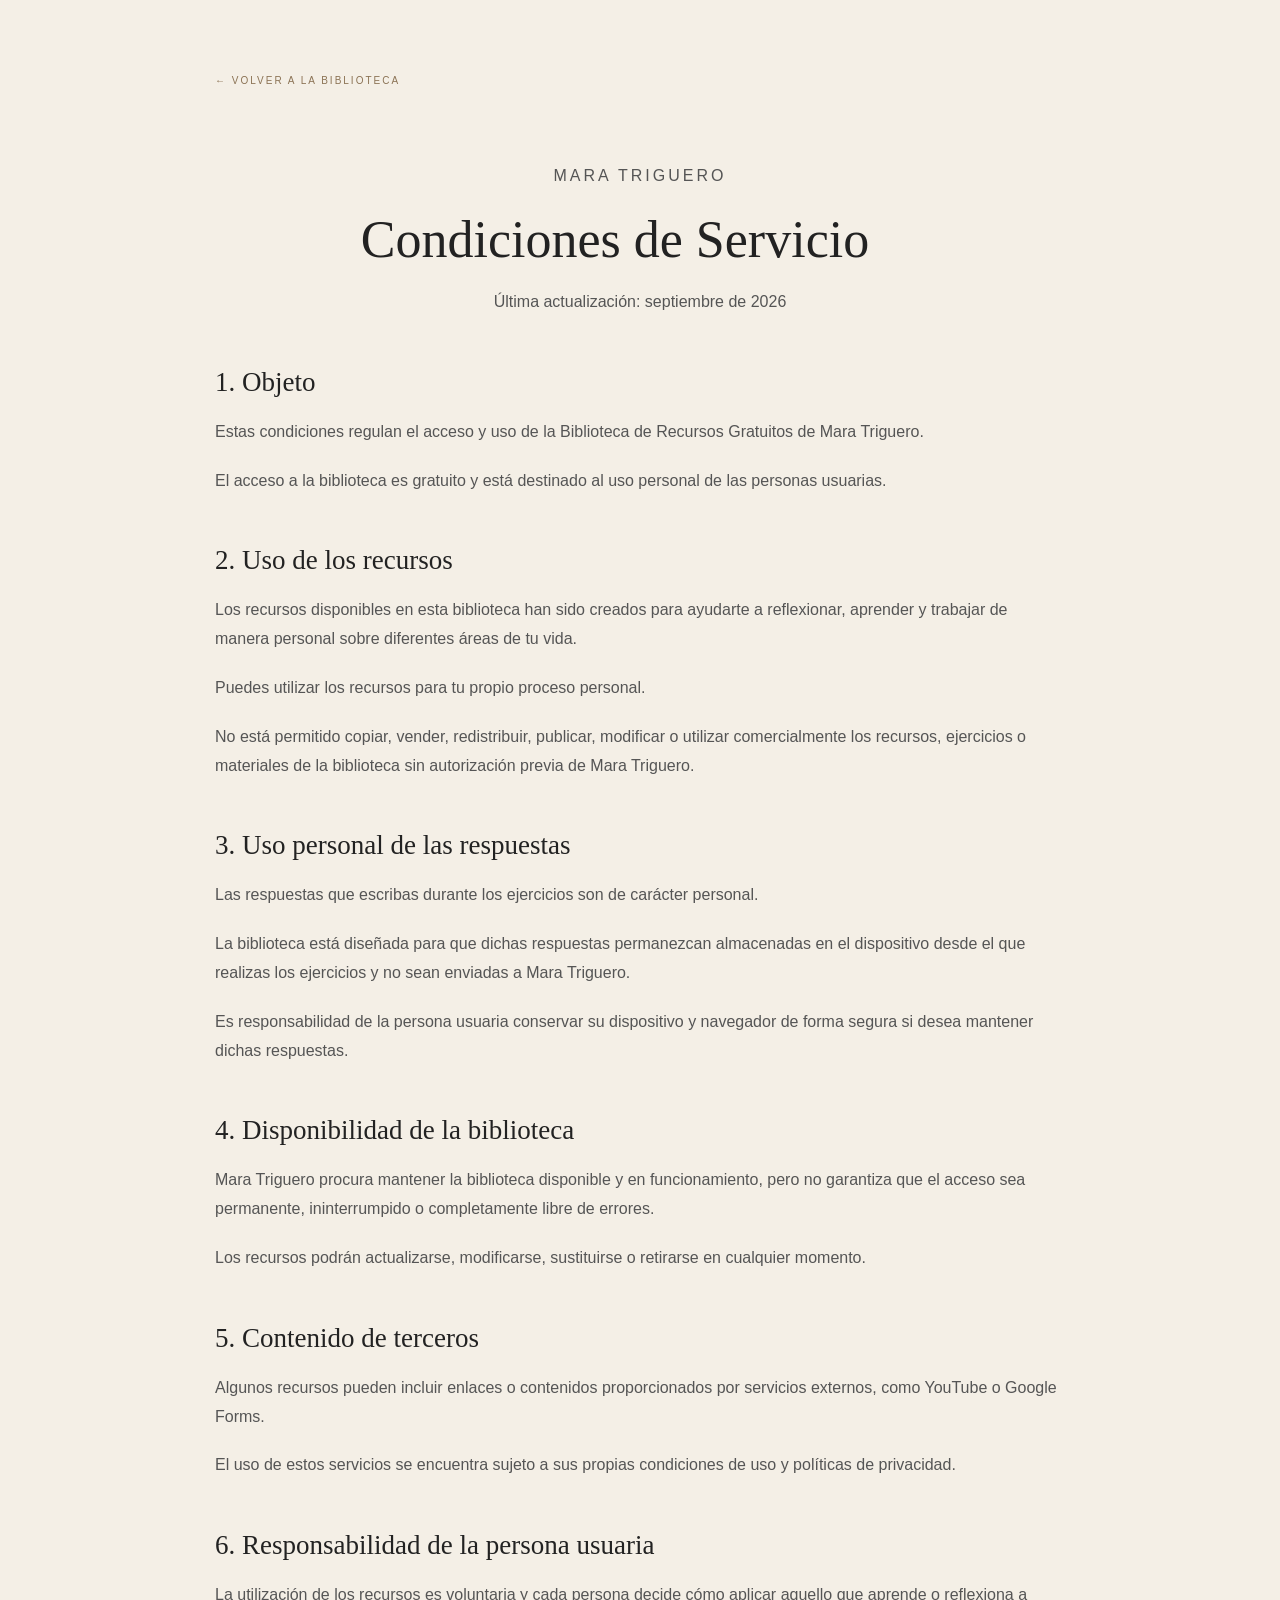
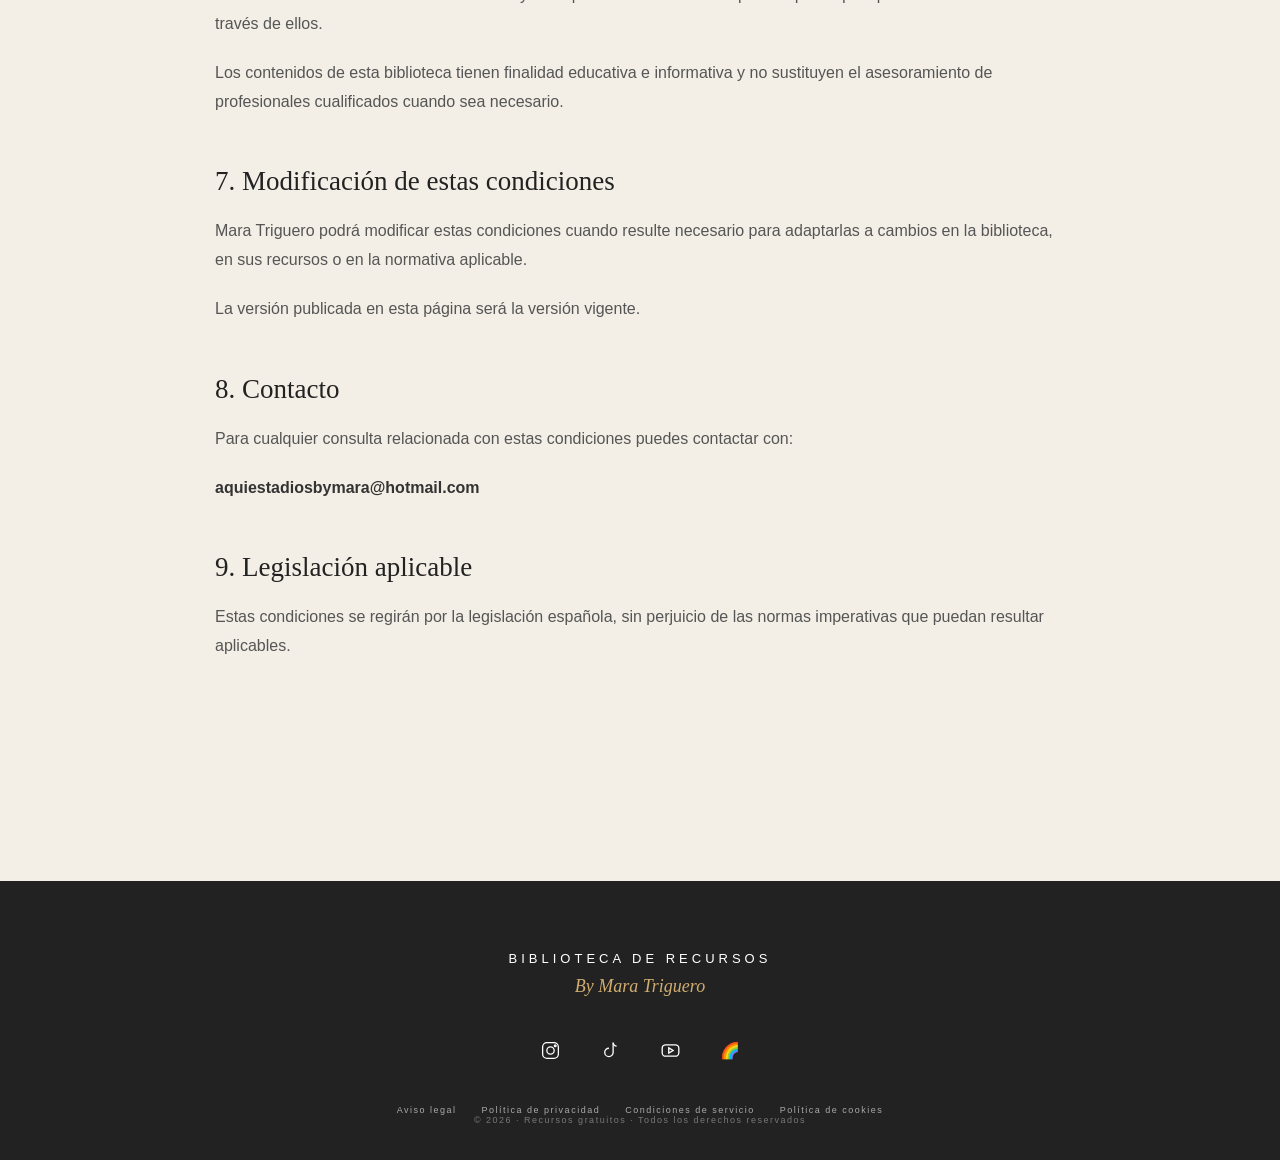
<file: condiciones-servicio.html>
<!DOCTYPE html>
<html lang="es">

<head>
    <meta charset="UTF-8">
    <meta name="viewport" content="width=device-width, initial-scale=1.0">

    <title>Condiciones de Servicio | Mara Triguero</title>

    <link rel="stylesheet" href="style.css">

    <style>
        .legal {
            max-width: 850px;
            margin: 0 auto;
            padding: 70px 25px 100px 25px;
        }

        .legal-volver {
            display: inline-block;
            margin-bottom: 60px;
            color: #8b7355;
            text-decoration: none;
            font-size: 10px;
            letter-spacing: 2px;
        }

        .legal-volver:hover {
            color: #222222;
        }

        .legal-marca {
            text-align: center;
            color: #9a805c;
            font-size: 11px;
            letter-spacing: 3px;
            margin-bottom: 20px;
        }

        .legal h1 {
            text-align: center;
            font-family: Georgia, serif;
            font-size: 52px;
            font-weight: normal;
            margin: 0 0 20px 0;
        }

        .legal-fecha {
            text-align: center;
            color: #888888;
            font-size: 13px;
            margin-bottom: 70px;
        }

        .legal h2 {
            font-family: Georgia, serif;
            font-size: 27px;
            font-weight: normal;
            margin: 50px 0 20px 0;
            color: #222222;
        }

        .legal p {
            color: #555555;
            font-size: 16px;
            line-height: 1.8;
            margin-bottom: 20px;
        }

        .legal strong {
            color: #333333;
        }

        @media (max-width: 600px) {

            .legal {
                padding: 45px 20px 70px 20px;
            }

            .legal-volver {
                margin-bottom: 45px;
            }

            .legal h1 {
                font-size: 40px;
            }

            .legal h2 {
                font-size: 24px;
            }

            .legal p {
                font-size: 15px;
            }
        }
    </style>
</head>

<body>

    <main class="legal">

        <a href="index.html" class="legal-volver">
            ← VOLVER A LA BIBLIOTECA
        </a>

        <p class="legal-marca">
            MARA TRIGUERO
        </p>

        <h1>
            Condiciones de Servicio
        </h1>

        <p class="legal-fecha">
            Última actualización: septiembre de 2026
        </p>


        <h2>1. Objeto</h2>

        <p>
            Estas condiciones regulan el acceso y uso de la Biblioteca de Recursos Gratuitos de Mara Triguero.
        </p>

        <p>
            El acceso a la biblioteca es gratuito y está destinado al uso personal de las personas usuarias.
        </p>


        <h2>2. Uso de los recursos</h2>

        <p>
            Los recursos disponibles en esta biblioteca han sido creados para ayudarte a reflexionar, aprender y trabajar de manera personal sobre diferentes áreas de tu vida.
        </p>

        <p>
            Puedes utilizar los recursos para tu propio proceso personal.
        </p>

        <p>
            No está permitido copiar, vender, redistribuir, publicar, modificar o utilizar comercialmente los recursos, ejercicios o materiales de la biblioteca sin autorización previa de Mara Triguero.
        </p>


        <h2>3. Uso personal de las respuestas</h2>

        <p>
            Las respuestas que escribas durante los ejercicios son de carácter personal.
        </p>

        <p>
            La biblioteca está diseñada para que dichas respuestas permanezcan almacenadas en el dispositivo desde el que realizas los ejercicios y no sean enviadas a Mara Triguero.
        </p>

        <p>
            Es responsabilidad de la persona usuaria conservar su dispositivo y navegador de forma segura si desea mantener dichas respuestas.
        </p>


        <h2>4. Disponibilidad de la biblioteca</h2>

        <p>
            Mara Triguero procura mantener la biblioteca disponible y en funcionamiento, pero no garantiza que el acceso sea permanente, ininterrumpido o completamente libre de errores.
        </p>

        <p>
            Los recursos podrán actualizarse, modificarse, sustituirse o retirarse en cualquier momento.
        </p>


        <h2>5. Contenido de terceros</h2>

        <p>
            Algunos recursos pueden incluir enlaces o contenidos proporcionados por servicios externos, como YouTube o Google Forms.
        </p>

        <p>
            El uso de estos servicios se encuentra sujeto a sus propias condiciones de uso y políticas de privacidad.
        </p>


        <h2>6. Responsabilidad de la persona usuaria</h2>

        <p>
            La utilización de los recursos es voluntaria y cada persona decide cómo aplicar aquello que aprende o reflexiona a través de ellos.
        </p>

        <p>
            Los contenidos de esta biblioteca tienen finalidad educativa e informativa y no sustituyen el asesoramiento de profesionales cualificados cuando sea necesario.
        </p>


        <h2>7. Modificación de estas condiciones</h2>

        <p>
            Mara Triguero podrá modificar estas condiciones cuando resulte necesario para adaptarlas a cambios en la biblioteca, en sus recursos o en la normativa aplicable.
        </p>

        <p>
            La versión publicada en esta página será la versión vigente.
        </p>


        <h2>8. Contacto</h2>

        <p>
            Para cualquier consulta relacionada con estas condiciones puedes contactar con:
        </p>

        <p>
            <strong>aquiestadiosbymara@hotmail.com</strong>
        </p>


        <h2>9. Legislación aplicable</h2>

        <p>
            Estas condiciones se regirán por la legislación española, sin perjuicio de las normas imperativas que puedan resultar aplicables.
        </p>

    </main>


    <footer class="footer">

        <div class="footer-marca">
            <div class="footer-titulo">BIBLIOTECA DE RECURSOS</div>
            <div class="footer-by">By Mara Triguero</div>
        </div>

        <div class="footer-redes">

            <a href="https://www.instagram.com/maratriguero_/" target="_blank" aria-label="Instagram">
                <svg viewBox="0 0 24 24" aria-hidden="true">
                    <rect x="3" y="3" width="18" height="18" rx="5"></rect>
                    <circle cx="12" cy="12" r="4.2"></circle>
                    <circle cx="17.4" cy="6.6" r="1"></circle>
                </svg>
            </a>

            <a href="https://www.tiktok.com/@maratriguero_" target="_blank" aria-label="TikTok">
                <svg viewBox="0 0 24 24" aria-hidden="true">
                    <path d="M15 3v11.2a4.8 4.8 0 1 1-4.8-4.8"></path>
                    <path d="M15 3c.4 2.4 1.8 4 4 4"></path>
                </svg>
            </a>

            <a href="https://www.youtube.com/@MaraTriguero" target="_blank" aria-label="YouTube">
                <svg viewBox="0 0 24 24" aria-hidden="true">
                    <rect x="2.5" y="5.5" width="19" height="13" rx="4"></rect>
                    <path d="M10 9l5 3-5 3z"></path>
                </svg>
            </a>

            <a href="https://aquiestadiosbymara.github.io/aqu--esta-dios/" target="_blank" aria-label="Escuela Aquí Está Dios">
                <span class="footer-escuela">🌈</span>
            </a>

        </div>

        <nav class="footer-politicas">
            <a href="aviso-legal.html">Aviso legal</a>
            <a href="politica-privacidad.html">Política de privacidad</a>
            <a href="condiciones-servicio.html">Condiciones de servicio</a>
            <a href="politica-cookies.html">Política de cookies</a>
        </nav>

        <div class="footer-separador"></div>

        <div class="footer-copy">
            © 2026 · Recursos gratuitos · Todos los derechos reservados
        </div>

    </footer>

</body>
</html>
</file>
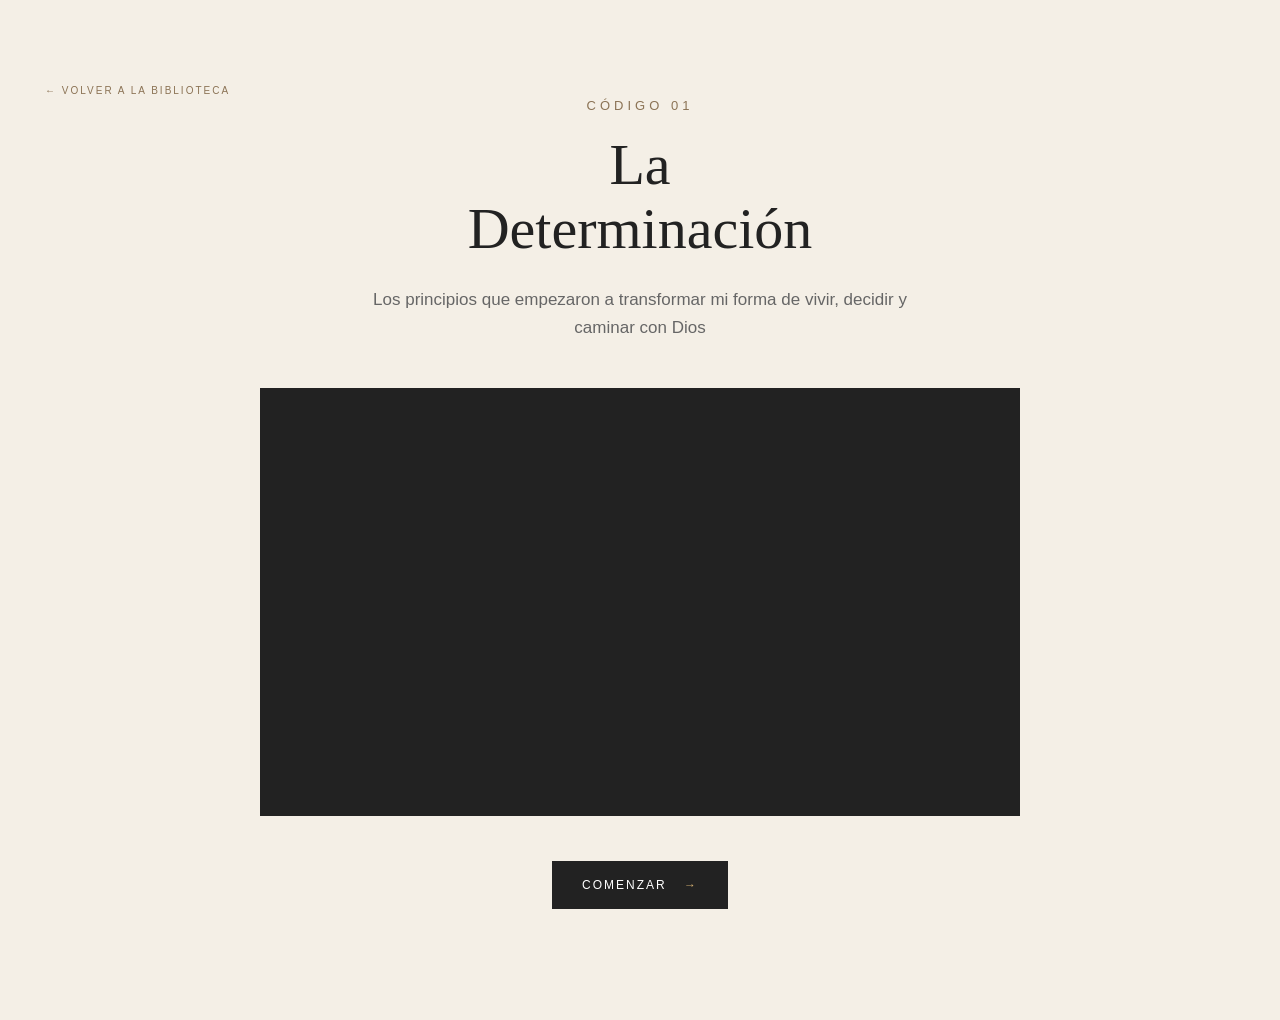
<file: determinacion.html>
<!DOCTYPE html>
<html lang="es">

<head>
    <meta charset="UTF-8">
    <meta name="viewport" content="width=device-width, initial-scale=1.0">

    <title>Código de la Determinación | Mara Triguero</title>

    <link rel="stylesheet" href="style.css">

    <style>

        /* =========================
           EXPERIENCIA DETERMINACIÓN
        ========================= */

        .determinacion {
            min-height: 100vh;
            padding: 60px 20px;
            background: #f4efe6;
        }

        .experiencia {
            max-width: 760px;
            margin: auto;
        }

        .cabecera {
            text-align: center;
            margin-bottom: 45px;
        }

        .cabecera .marca {
            margin: 0 0 20px 0;
        }

        .cabecera h1 {
            font-size: 58px;
            margin-bottom: 25px;
        }

        .subtitulo {
            max-width: 560px;
            margin: auto;
            color: #666666;
            line-height: 1.7;
            font-size: 17px;
        }

        /* VIDEO */

        .video-contenedor {
            position: relative;
            width: 100%;
            aspect-ratio: 16 / 9;
            margin: 45px auto;
            overflow: hidden;
            background: #222222;
        }

        .video-contenedor iframe {
            width: 100%;
            height: 100%;
            border: none;
        }

        /* BOTONES */

        .boton-determinacion {
            display: inline-block;
            padding: 17px 30px;
            background: #222222;
            color: white;
            border: none;
            text-decoration: none;
            font-size: 12px;
            letter-spacing: 2px;
            cursor: pointer;
        }

        .boton-determinacion span {
            margin-left: 12px;
            color: #d0ad70;
        }

        .centrado {
            text-align: center;
        }

        /* PROGRESO */

        .progreso-contenedor {
            margin-bottom: 55px;
        }

        .progreso-texto {
            display: flex;
            justify-content: space-between;
            font-size: 11px;
            letter-spacing: 2px;
            color: #8b7355;
            margin-bottom: 12px;
        }

        .progreso-linea {
            width: 100%;
            height: 3px;
            background: #ded5c8;
            overflow: hidden;
        }

        .progreso-barra {
            height: 100%;
            width: 20%;
            background: #8b7355;
            transition: width 0.5s ease;
        }

        /* PASOS */

        .paso {
            display: none;
            animation: aparecer 0.5s ease;
        }

        .paso.activo {
            display: block;
        }

        @keyframes aparecer {
            from {
                opacity: 0;
                transform: translateY(15px);
            }

            to {
                opacity: 1;
                transform: translateY(0);
            }
        }

        .numero-principio {
            font-size: 12px;
            letter-spacing: 3px;
            color: #9a805c;
            margin-bottom: 20px;
        }

        .paso h2 {
            font-family: Georgia, serif;
            font-size: 44px;
            font-weight: normal;
            line-height: 1.15;
            margin: 0 0 30px 0;
        }

        .texto {
            color: #444444;
            font-size: 17px;
            line-height: 1.8;
        }

        .bloque {
            margin: 35px 0;
        }

        .etiqueta {
            font-size: 11px;
            letter-spacing: 2px;
            color: #9a805c;
            margin-bottom: 12px;
        }

        .destacado {
            margin: 35px 0;
            padding: 30px;
            background: #ffffff;
            border-left: 3px solid #d0ad70;
            font-family: Georgia, serif;
            font-size: 22px;
            line-height: 1.5;
        }

        .ejemplo {
            padding: 30px;
            background: #ebe3d7;
            margin: 35px 0;
        }

        .ejemplo .texto {
            margin: 0;
        }

        /* PREGUNTA */

        .pregunta {
            margin-top: 45px;
            padding-top: 35px;
            border-top: 1px solid #ded5c8;
        }

        .pregunta-titulo {
            font-size: 15px;
            color: #555555;
            margin-bottom: 18px;
        }

        .campo-respuesta {
            width: 100%;
            min-height: 120px;
            box-sizing: border-box;
            padding: 18px;
            border: 1px solid #d8cfc2;
            background: #ffffff;
            font-family: Arial, sans-serif;
            font-size: 15px;
            resize: vertical;
            outline: none;
        }

        .campo-respuesta:focus {
            border-color: #9a805c;
        }

        .zona-boton {
            margin-top: 30px;
            text-align: right;
        }

        /* OPCIONES */

        .opciones {
            display: grid;
            gap: 12px;
            margin-top: 25px;
        }

        .opcion {
            padding: 18px 20px;
            background: #ffffff;
            border: 1px solid #ded5c8;
            text-align: left;
            cursor: pointer;
            transition: 0.25s;
            font-size: 15px;
        }

        .opcion:hover {
            transform: translateX(5px);
            border-color: #9a805c;
        }

        .opcion.seleccionada {
            border-color: #9a805c;
            background: #ebe3d7;
        }

        .respuesta-opcion {
            display: none;
            margin-top: 25px;
            padding: 25px;
            background: #ffffff;
            color: #555555;
            line-height: 1.7;
        }

        .respuesta-opcion.visible {
            display: block;
            animation: aparecer 0.4s ease;
        }

        /* PLACER / PROPÓSITO */

        .eleccion {
            display: flex;
            align-items: center;
            justify-content: space-between;
            gap: 20px;
            margin: 35px 0;
        }

        .eleccion span {
            font-family: Georgia, serif;
            font-size: 24px;
        }

        .flecha {
            color: #9a805c;
            font-size: 25px;
        }

        /* FINAL */

        .final {
            display: none;
            text-align: center;
            animation: aparecer 0.7s ease;
        }

        .final.activo {
            display: block;
        }

        .final-numero {
            font-size: 11px;
            letter-spacing: 3px;
            color: #9a805c;
            margin-bottom: 25px;
        }

        .final h2 {
            font-family: Georgia, serif;
            font-size: 48px;
            font-weight: normal;
            line-height: 1.15;
            margin-bottom: 25px;
        }

        .final p {
            color: #666666;
            line-height: 1.7;
            max-width: 500px;
            margin: 0 auto 40px auto;
        }

        /* MÓVIL */

        @media (max-width: 600px) {

            .determinacion {
                padding: 45px 20px;
            }

            .cabecera h1 {
                font-size: 42px;
            }

            .paso h2 {
                font-size: 34px;
            }

            .destacado {
                font-size: 19px;
                padding: 25px;
            }

            .eleccion span {
                font-size: 19px;
            }

            .final h2 {
                font-size: 38px;
            }
        }
        .volver-recurso {
            display: inline-block;
            margin: 25px 0 0 25px;
            color: #8b7355;
            text-decoration: none;
            font-size: 10px;
            letter-spacing: 2px;
        }

        .volver-recurso:hover {
            color: #222222;
        }
      .mis-respuestas {
    margin-top: 45px;
    text-align: left;
}

.respuesta-guardada {
    padding: 30px 0;
    border-top: 1px solid #d8cbbb;
}

.respuesta-guardada:last-child {
    border-bottom: 1px solid #d8cbbb;
}

.respuesta-guardada .titulo-respuesta {
    color: #9a805c !important;
    font-size: 11px;
    letter-spacing: 2px;
    margin: 0 0 14px 0;
}

.respuesta-guardada .pregunta-respuesta {
    color: #222222;
    font-weight: bold;
    line-height: 1.6;
    margin: 0 0 15px 0;
}

.respuesta-guardada p:last-child {
    color: #666666;
    line-height: 1.8;
    margin: 0;
}
        .compartir-experiencia {
    max-width: 650px;
    margin: 70px auto 45px auto;
    padding-top: 50px;
    border-top: 1px solid #d8cbbb;
    text-align: center;
}

.compartir-titulo {
    color: #9a805c;
    font-size: 11px;
    letter-spacing: 3px;
    margin-bottom: 25px;
}

.compartir-texto {
    max-width: 600px;
    margin: 0 auto 18px auto;
    color: #666666;
    font-size: 16px;
    line-height: 1.8;
}

.compartir-nota {
    max-width: 570px;
    margin: 25px auto 30px auto;
    color: #8b7355;
    font-size: 13px;
    line-height: 1.7;
}

.boton-compartir {
    display: inline-block;
    padding: 17px 30px;
    background: #222222;
    color: white;
    text-decoration: none;
    font-size: 10px;
    letter-spacing: 2px;
}

.boton-compartir span {
    margin-left: 12px;
    color: #d0ad70;
}

@media (max-width: 700px) {
    .compartir-experiencia {
        margin-top: 55px;
        padding-top: 40px;
    }

    .compartir-texto {
        font-size: 15px;
    }
}
    </style>
</head>


<body>

<main class="determinacion">
<a href="biblioteca.html" class="volver-recurso">
    ← VOLVER A LA BIBLIOTECA
</a>
<div class="experiencia">


    <!-- =========================
         PORTADA
    ========================= -->

    <section id="portada">

        <div class="cabecera">

            <p class="marca">CÓDIGO 01</p>

            <h1>La<br>Determinación</h1>

            <p class="subtitulo">
                Los principios que empezaron a transformar mi forma de vivir,
                decidir y caminar con Dios
            </p>

        </div>


        <div class="video-contenedor">

            <iframe
                src="https://www.youtube.com/embed/dBeZ5urYuSA"
                title="Código de la Determinación"
                allowfullscreen>
            </iframe>

        </div>


        <div class="centrado">

            <button class="boton-determinacion" onclick="comenzar()">
                COMENZAR
                <span>→</span>
            </button>

        </div>

    </section>



    <!-- =========================
         EXPERIENCIA
    ========================= -->

    <section id="contenido" style="display:none;">


        <div class="progreso-contenedor">

            <div class="progreso-texto">

                <span id="numeroProgreso">01 / 05</span>

                <span id="textoProgreso">DETERMINACIÓN</span>

            </div>

            <div class="progreso-linea">

                <div
                    class="progreso-barra"
                    id="barra">
                </div>

            </div>

        </div>



        <!-- =========================
             PRINCIPIO 01
        ========================= -->

        <article class="paso activo" id="paso1">

            <p class="numero-principio">PRINCIPIO 01</p>

            <h2>
                1. ANTES DE DECIDIR, PREGUNTALE A DIOS
            </h2>

            <div class="bloque texto">

                <p>
                    La verdadera determinación empieza cuando decides poner
                    a Dios en el centro de cada decisión de tu vida.
                </p>

            </div>


            <div class="pregunta">

                <p class="pregunta-titulo">
                    🤍 Hoy pregúntate:
                </p>

                <div class="destacado">
                    ¿Qué decisión necesito dejar de tomar solo y empezar
                    a tomar con Dios?
                </div>

                <textarea
                    class="campo-respuesta"
                    placeholder="Escribe aquí lo que te venga..."
                ></textarea>

            </div>


            <div class="zona-boton">

                <button
                    class="boton-determinacion"
                    onclick="siguiente(2)">
                    CONTINUAR
                    <span>→</span>
                </button>

            </div>

        </article>



        <!-- =========================
             PRINCIPIO 02
        ========================= -->

        <article class="paso" id="paso2">

            <p class="numero-principio">PRINCIPIO 02</p>

            <h2>
                02. NUNCA VUELVAS A FALLARTE
            </h2>


            <div class="bloque texto">

                <p>
                    Cada vez que te fallas a ti mismo creas un precedente mental.
                </p>

                <p>
                    Tu cerebro empieza a guardar pruebas de si puede confiar
                    en ti o no.
                </p>

            </div>


            <div class="ejemplo">

                <p class="etiqueta">EJEMPLO:</p>

                <p class="texto">
                    Por ejemplo: si dices que vas a levantarte a las 7 para
                    ir al gimnasio y no vas, no solo has perdido un
                    entrenamiento. Has enseñado a tu mente que tu palabra
                    no siempre se cumple.
                </p>

            </div>


            <div class="bloque texto">

                <p>
                    Por eso, cada vez que cumples lo que dices, construyes
                    confianza en ti mismo.
                </p>

            </div>


            <p class="etiqueta">✨ Quédate con esto:</p>

            <div class="destacado">

                La confianza en ti mismo no aparece porque sí.
                Se construye cada vez que cumples tu palabra.

            </div>


            <div class="pregunta">

                <p class="pregunta-titulo">
                    🤍 Hoy pregúntate:¿Qué promesa conmigo mismo necesito
                    empezar a cumplir?
                </p>

                <textarea
                    class="campo-respuesta"
                    placeholder="Escribe aquí..."
                ></textarea>

            </div>


            <div class="zona-boton">

                <button
                    class="boton-determinacion"
                    onclick="siguiente(3)">
                    CONTINUAR
                    <span>→</span>
                </button>

            </div>

        </article>



        <!-- =========================
             PRINCIPIO 03
        ========================= -->

        <article class="paso" id="paso3">

            <p class="numero-principio">PRINCIPIO 03</p>

            <h2>
                03. EL DEBER ANTES QUE EL PLACER
            </h2>


            <div class="bloque texto">

                <p>
                    No siempre lo que te apetece es lo que necesitas.
                </p>

                <p>
                    Muchas veces el deseo de tu carne va en una dirección
                    y el propósito que Dios tiene para ti va en otra.
                </p>

            </div>


            <div class="ejemplo">

                <p class="etiqueta">EJEMPLO:</p>

                <p class="texto">
                    Te proponen ir a la playa, pero sabes que hoy necesitas
                    trabajar en ti, avanzar en tus metas o cumplir con algo
                    importante.
                </p>

                <p class="texto">
                    La persona determinada entiende que no puede vivir guiada
                    por impulsos. Aprende a elegir lo que le acerca a la
                    persona que quiere ser.
                </p>

            </div>


            <p class="etiqueta">✨ Quédate con esto:</p>

            <div class="destacado">

                El crecimiento empieza cuando haces lo que debes,
                incluso cuando no te apetece.

            </div>


            <div class="pregunta">

                <p class="pregunta-titulo">
                    🤍 Hoy pregúntate:
                </p>

                <div class="destacado">

                    ¿Qué estoy eligiendo por placer inmediato en lugar
                    de por propósito?

                </div>


                <div class="opciones">

                    <div class="opcion"
                         onclick="seleccionar(this)">
                        Algo que sé que debería hacer.
                    </div>

                    <div class="opcion"
                         onclick="seleccionar(this)">
                        Algo que estoy posponiendo.
                    </div>

                    <div class="opcion"
                         onclick="seleccionar(this)">
                        Una decisión que estoy evitando.
                    </div>

                </div>


                <textarea
                    class="campo-respuesta"
                    style="margin-top:20px;"
                    placeholder="Escribe tu respuesta..."
                ></textarea>

            </div>


            <div class="zona-boton">

                <button
                    class="boton-determinacion"
                    onclick="siguiente(4)">
                    CONTINUAR
                    <span>→</span>
                </button>

            </div>

        </article>



        <!-- =========================
             PRINCIPIO 04
        ========================= -->

        <article class="paso" id="paso4">

            <p class="numero-principio">PRINCIPIO 04</p>

            <h2>
                04. CUIDA TU ENTORNO
            </h2>


            <div class="bloque texto">

                <p>
                    Tu entorno puede acercarte a tu propósito o alejarte de él.
                </p>

                <p>
                    No todo el mundo que te quiere sabe acompañarte hacia
                    la persona que estás llamado a ser.
                </p>

                <p>
                    A veces tendrás que aceptar que hay personas,
                    conversaciones y ambientes que ya no encajan con la vida
                    que Dios está construyendo en ti.
                </p>

                <p>
                    No se trata de creerte más que nadie.
                </p>

                <p>
                    Se trata de proteger aquello que Dios está formando
                    dentro de ti.
                </p>

            </div>


            <p class="etiqueta">✨ Quédate con esto:</p>

            <div class="destacado">

                No puedes construir una vida diferente rodeándote de lo mismo
                que te mantenía en tu antigua vida.

            </div>


            <div class="pregunta">

                <p class="pregunta-titulo">
                    🤍 Hoy pregúntate:¿Mi entorno me está acercando o alejando
                    de la persona que quiero ser?
                </p>

                <textarea
                    class="campo-respuesta"
                    placeholder="Escribe aquí..."
                ></textarea>

            </div>


            <div class="zona-boton">

                <button
                    class="boton-determinacion"
                    onclick="siguiente(5)">
                    CONTINUAR
                    <span>→</span>
                </button>

            </div>

        </article>



        <!-- =========================
             PRINCIPIO 05
        ========================= -->

        <article class="paso" id="paso5">

            <p class="numero-principio">PRINCIPIO 05</p>

            <h2>
                05. ASUME EL 100% DE LA RESPONSABILIDAD
            </h2>


            <div class="bloque texto">

                <p>
                    Tu vida no cambia cuando esperas que cambien las
                    circunstancias.
                </p>

                <p>
                    Cambia cuando decides hacerte responsable de lo que
                    sí está en tus manos.
                </p>

                <p>
                    No puedes controlar todo lo que ocurre, pero sí puedes
                    decidir cómo respondes.
                </p>

                <p>
                    Mientras busques culpables fuera, estarás entregando
                    el poder de transformar tu vida.
                </p>

                <p>
                    Dios puede guiarte, ayudarte y abrir caminos, pero tú
                    tienes que dar los pasos.
                </p>

            </div>


            <p class="etiqueta">✨ Quédate con esto:</p>

            <div class="destacado">

                Cuando asumes el 100% de la responsabilidad, dejas de esperar
                que tu vida cambie y empiezas a construirla.

            </div>


            <div class="pregunta">

                <p class="pregunta-titulo">
                    🤍 Hoy pregúntate:
                </p>

                <div class="destacado">

                    ¿Qué parte de mi vida sigo esperando que cambie en lugar
                    de tomar acción?

                </div>

                <textarea
                    class="campo-respuesta"
                    placeholder="Escribe aquí..."
                ></textarea>

            </div>


            <div class="zona-boton">

                <button
                    class="boton-determinacion"
                    onclick="finalizar()">
                    TERMINAR
                    <span>→</span>
                </button>

            </div>

        </article>



        <!-- =========================
             FINAL
        ========================= -->

        <section class="final" id="final">

            <p class="final-numero">
                CÓDIGO 01 · COMPLETADO
            </p>

            <h2>
                Ya no es solo algo que has leído.
            </h2>

            <p>
                Ahora tienes que decidir qué vas a hacer con ello.
            </p>
<button class="boton-determinacion" type="button" onclick="mostrarRespuestas()">
    VER MIS RESPUESTAS
    <span>→</span>
</button>

<div id="misRespuestas" class="mis-respuestas" style="display: none;">

    <div class="respuesta-guardada">
        <p class="titulo-respuesta">PRINCIPIO 01</p>
        <p class="pregunta-respuesta">
            ¿Qué decisión necesito dejar de tomar solo y empezar a tomar con Dios?
        </p>
        <p id="respuesta1"></p>
    </div>
<div class="compartir-experiencia">

    <p class="compartir-titulo">
        ¿QUIERES COMPARTIR TU EXPERIENCIA?
    </p>

    <p class="compartir-texto">
        Gracias por completar el Código de la Determinación.
    </p>

    <p class="compartir-texto">
        Si quieres, puedes compartir conmigo cómo ha sido tu experiencia con este recurso. Tus respuestas me ayudarán a entender qué te está sirviendo realmente y a crear nuevos recursos que respondan a necesidades reales.
    </p>

    <p class="compartir-nota">
        No necesitas compartir las respuestas personales que has escrito durante el ejercicio. Aquí solo quiero conocer tu experiencia con el recurso.
    </p>

    <a
        href="https://docs.google.com/forms/d/e/1FAIpQLScTe3bNr8TwvrclPuu0B0U3TJ4-if090XdyooynNjFkJXdx_A/viewform"
        target="_blank"
        class="boton-compartir"
    >
        QUIERO COMPARTIR MI EXPERIENCIA
        <span>→</span>
    </a>

</div>
    <div class="respuesta-guardada">
        <p class="titulo-respuesta">PRINCIPIO 02</p>
        <p class="pregunta-respuesta">
            ¿Qué promesa conmigo mismo necesito empezar a cumplir?
        </p>
        <p id="respuesta2"></p>
    </div>

    <div class="respuesta-guardada">
        <p class="titulo-respuesta">PRINCIPIO 03</p>
        <p class="pregunta-respuesta">
            ¿Qué estoy eligiendo por placer inmediato en lugar de por propósito?
        </p>
        <p id="respuesta3"></p>
    </div>

    <div class="respuesta-guardada">
        <p class="titulo-respuesta">PRINCIPIO 04</p>
        <p class="pregunta-respuesta">
            ¿Mi entorno me está acercando o alejando de la persona que quiero ser?
        </p>
        <p id="respuesta4"></p>
    </div>

    <div class="respuesta-guardada">
        <p class="titulo-respuesta">PRINCIPIO 05</p>
        <p class="pregunta-respuesta">
            ¿Qué parte de mi vida sigo esperando que cambie en lugar de tomar acción?
        </p>
        <p id="respuesta5"></p>
    </div>

</div>
            <a
                href="biblioteca.html"
                class="boton-determinacion">
                VOLVER A LA BIBLIOTECA
                <span>→</span>
            </a>

        </section>


    </section>

</div>

</main>



<script>

    let pasoActual = 1;


    function comenzar() {

        document.getElementById("portada").style.display = "none";

        document.getElementById("contenido").style.display = "block";

        window.scrollTo({
            top: 0,
            behavior: "smooth"
        });

    }


    function siguiente(numero) {

        document.getElementById("paso" + pasoActual)
            .classList.remove("activo");

        pasoActual = numero;

        document.getElementById("paso" + pasoActual)
            .classList.add("activo");


        document.getElementById("numeroProgreso").textContent =
            "0" + pasoActual + " / 05";


        document.getElementById("barra").style.width =
            (pasoActual * 20) + "%";


        window.scrollTo({
            top: 0,
            behavior: "smooth"
        });

    }


    function seleccionar(elemento) {

        const opciones =
            document.querySelectorAll(".opcion");

        opciones.forEach(function(opcion) {

            opcion.classList.remove("seleccionada");

        });

        elemento.classList.add("seleccionada");
guardarRespuestas();
    }


    function finalizar() {
localStorage.setItem("codigo01Completado", "true");
        document.getElementById("paso5")
            .classList.remove("activo");

        document.querySelector(".progreso-contenedor")
            .style.display = "none";

        document.getElementById("final")
            .classList.add("activo");


        window.scrollTo({
            top: 0,
            behavior: "smooth"
        });

    }
function guardarRespuestas() {
    const campos = document.querySelectorAll(".campo-respuesta");

    const respuestas = {
        principio1: campos[0] ? campos[0].value : "",
        principio2: campos[1] ? campos[1].value : "",
        principio3: campos[2] ? campos[2].value : "",
        principio4: campos[3] ? campos[3].value : "",
        principio5: campos[4] ? campos[4].value : "",
        opcion3: document.querySelector(".opcion.seleccionada")
            ? document.querySelector(".opcion.seleccionada").textContent.trim()
            : ""
    };

    localStorage.setItem(
        "codigo01Respuestas",
        JSON.stringify(respuestas)
    );
}

document.querySelectorAll(".campo-respuesta").forEach(function(campo) {
    campo.addEventListener("input", guardarRespuestas);
});

cargarRespuestas();

function cargarRespuestas() {
    const guardadas = JSON.parse(
        localStorage.getItem("codigo01Respuestas")
    );

    if (!guardadas) return;

    const campos = document.querySelectorAll(".campo-respuesta");

    if (campos[0]) campos[0].value = guardadas.principio1 || "";
    if (campos[1]) campos[1].value = guardadas.principio2 || "";
    if (campos[2]) campos[2].value = guardadas.principio3 || "";
    if (campos[3]) campos[3].value = guardadas.principio4 || "";
    if (campos[4]) campos[4].value = guardadas.principio5 || "";

    if (guardadas.opcion3) {
        document.querySelectorAll(".opcion").forEach(function(opcion) {
            if (opcion.textContent.trim() === guardadas.opcion3) {
                opcion.classList.add("seleccionada");
            }
        });
    }
}
    function mostrarRespuestas() {

    const guardadas = JSON.parse(
        localStorage.getItem("codigo01Respuestas")
    ) || {};

    document.getElementById("respuesta1").textContent =
        guardadas.principio1 || "No escribiste ninguna respuesta.";

    document.getElementById("respuesta2").textContent =
        guardadas.principio2 || "No escribiste ninguna respuesta.";

    document.getElementById("respuesta3").textContent =
        guardadas.principio3 || "No escribiste ninguna respuesta.";

    document.getElementById("respuesta4").textContent =
        guardadas.principio4 || "No escribiste ninguna respuesta.";

    document.getElementById("respuesta5").textContent =
        guardadas.principio5 || "No escribiste ninguna respuesta.";

    document.getElementById("misRespuestas").style.display = "block";
}
</script>

</body>
</html>
</file>
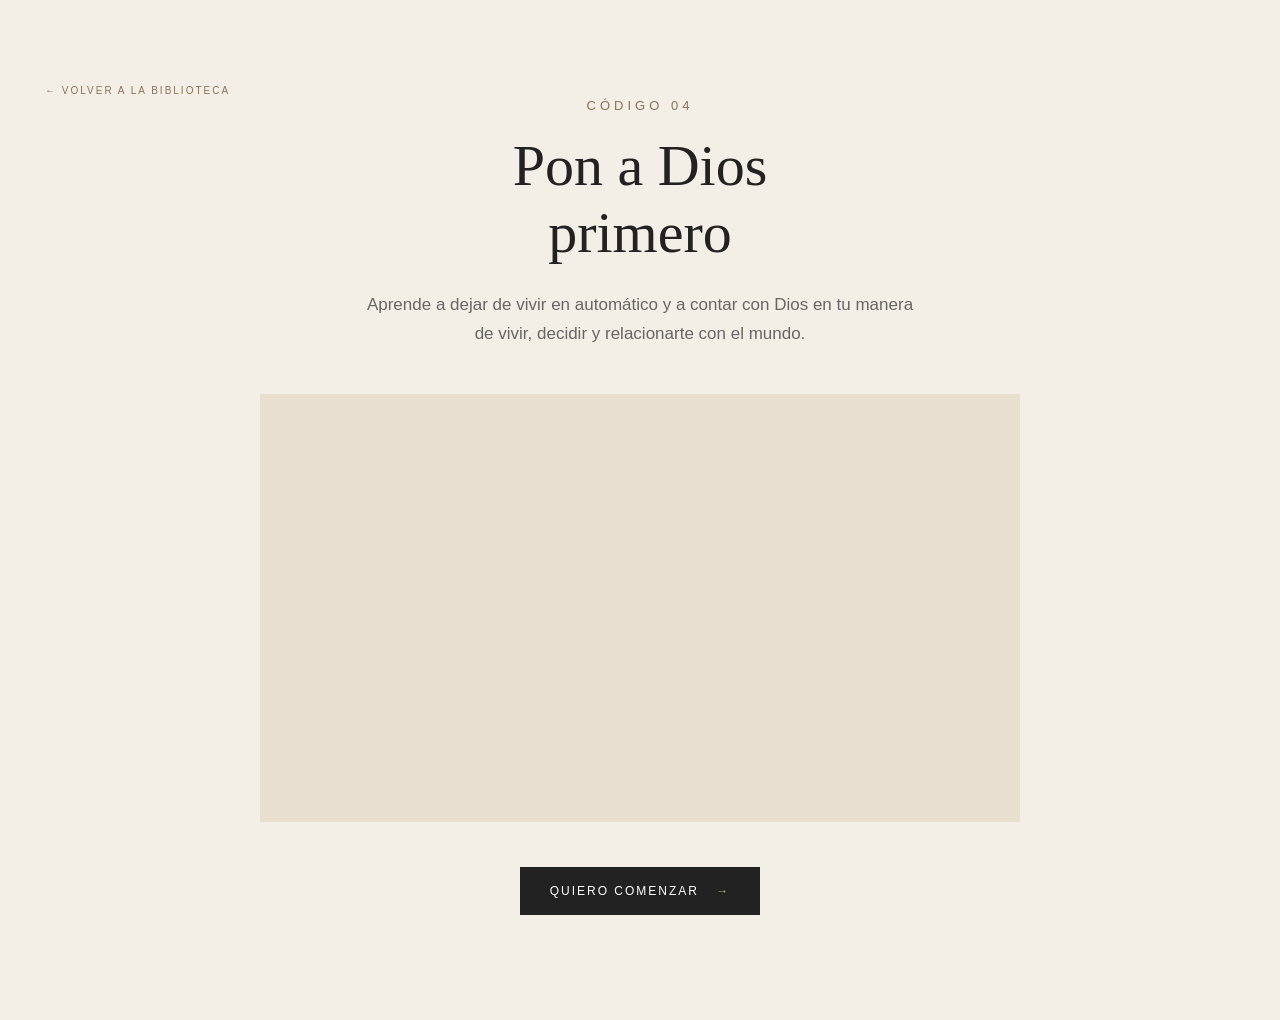
<file: dios-primero.html>
<!DOCTYPE html>
<html lang="es">
<head>
<meta charset="UTF-8">
<meta name="viewport" content="width=device-width, initial-scale=1.0">
<title>Pon a Dios primero | Mara Triguero</title>
<link rel="stylesheet" href="style.css">

<style>
.dios-primero {
    min-height: 100vh;
    padding: 60px 20px;
    background: #f4efe6;
}
.experiencia { max-width: 760px; margin: auto; }
.cabecera { text-align: center; margin-bottom: 45px; }
.cabecera .marca { margin: 0 0 20px; }
.cabecera h1 {
    font-size: 58px;
    margin-bottom: 25px;
    font-family: Georgia, serif;
    font-weight: normal;
    line-height: 1.15;
}
.subtitulo {
    max-width: 560px;
    margin: auto;
    color: #666;
    line-height: 1.7;
    font-size: 17px;
}
.video-contenedor {
    position: relative;
    width: 100%;
    aspect-ratio: 16 / 9;
    margin: 45px auto;
    overflow: hidden;
    background: #e8dfd1;
    display: flex;
    align-items: center;
    justify-content: center;
    color: #76654f;
    text-align: center;
    line-height: 1.7;
    padding: 20px;
    box-sizing: border-box;
}
.video-contenedor iframe { width: 100%; height: 100%; border: none; }

.boton-dios-primero {
    display: inline-block;
    padding: 17px 30px;
    background: #222;
    color: white;
    border: none;
    text-decoration: none;
    font-size: 12px;
    letter-spacing: 2px;
    cursor: pointer;
    transition: .2s;
}
.boton-dios-primero:hover { background: #40382e; }
.boton-dios-primero span { margin-left: 12px; color: #d0ad70; }
.centrado { text-align: center; }

#contenido, #juego, #resultado, #regalo { display: none; }
#contenido { padding-top: 20px; }

.volver-recurso {
    display: inline-block;
    margin: 25px 0 0 25px;
    color: #8b7355;
    text-decoration: none;
    font-size: 10px;
    letter-spacing: 2px;
}
.volver-recurso:hover { color: #222; }

/* PANTALLA DEL REGALO */
.gift-caja {
    max-width: 700px;
    margin: 0 auto;
    padding: 38px 30px;
    text-align: center;
    background: rgba(255,255,255,.78);
    border: 1px solid #d8c39f;
}
.gift-caja h2 {
    font-family: Georgia, serif;
    font-size: 36px;
    line-height: 1.25;
    font-weight: normal;
    color: #80643d;
    margin: 0 0 12px;
}
.gift-caja h3 {
    font-family: Georgia, serif;
    font-size: 25px;
    font-weight: normal;
    color: #302d29;
    margin: 0 0 24px;
}
.gift-caja p {
    color: #514b42;
    font-size: 15px;
    line-height: 1.9;
    margin: 0 0 18px;
}
.gift-caja .frase-regalo {
    font-family: Georgia, serif;
    font-size: 21px;
    color: #80643d;
    margin: 26px 0;
}
.boton-regalo {
    display: inline-block;
    margin-top: 12px;
    padding: 17px 28px;
    background: #b99a68;
    color: #fff;
    border: none;
    text-decoration: none;
    font-size: 11px;
    letter-spacing: 1.6px;
    cursor: pointer;
    transition: .2s;
}
.boton-regalo:hover { background: #8b7355; }

.ensenanza {
    background: rgba(255,255,255,.65);
    border: 1px solid #e1d9cd;
    padding: 34px;
    margin: 35px 0;
}
.ensenanza h2 {
    font-family: Georgia, serif;
    font-size: 29px;
    font-weight: normal;
    text-align: center;
    margin: 0 0 25px;
}
.ensenanza p {
    font-size: 15px;
    line-height: 1.9;
    color: #45413b;
    margin: 0 0 18px;
}
.ensenanza .frase-final {
    text-align: center;
    font-family: Georgia, serif;
    font-size: 21px;
    color: #80643d;
    margin: 28px 0 0;
}
.intro-juego { text-align: center; margin: 45px 0 25px; }
.intro-juego h2 {
    font-family: Georgia, serif;
    font-size: 32px;
    font-weight: normal;
}
.intro-juego p { color: #666; line-height: 1.8; }

.juego-caja {
    background: white;
    border: 1px solid #e1d9cd;
    padding: 32px;
    margin-top: 25px;
}
.juego-meta {
    display: flex;
    justify-content: space-between;
    gap: 10px;
    color: #9a7a49;
    font-size: 10px;
    letter-spacing: 1.5px;
    margin-bottom: 18px;
}
.barra {
    height: 4px;
    background: #eee7dc;
    margin-bottom: 30px;
}
.barra-interior {
    height: 100%;
    width: 0;
    background: #c7a36b;
    transition: width .3s;
}
.pregunta-titulo {
    font-family: Georgia, serif;
    font-size: 27px;
    line-height: 1.4;
    font-weight: normal;
    margin: 0 0 14px;
}
.contexto {
    color: #69645d;
    font-size: 15px;
    line-height: 1.8;
    margin-bottom: 24px;
}
.opciones { display: grid; gap: 12px; }
.opcion {
    display: flex;
    align-items: flex-start;
    gap: 12px;
    width: 100%;
    padding: 16px;
    text-align: left;
    background: #faf8f4;
    border: 1px solid #e5ded2;
    color: #302d29;
    font: inherit;
    font-size: 14px;
    line-height: 1.7;
    cursor: pointer;
}
.opcion:hover:not(:disabled) {
    border-color: #b99a68;
    background: #f6f0e5;
}
.opcion:disabled { cursor: default; opacity: 1; }
.letra {
    flex-shrink: 0;
    display: inline-flex;
    align-items: center;
    justify-content: center;
    width: 27px;
    height: 27px;
    background: #e9e0d2;
    color: #705a3d;
    font-size: 12px;
}
.opcion.correcta { border-color: #8a9c7c; background: #f0f4ed; }
.opcion.incorrecta { border-color: #c7a19a; background: #f8efed; }
.retro {
    display: none;
    margin-top: 22px;
    padding: 20px;
    background: #f6f0e5;
    border-left: 3px solid #c7a36b;
}
.retro h3 {
    font-family: Georgia,serif;
    font-weight: normal;
    font-size: 20px;
    margin: 0 0 8px;
}
.retro p {
    color: #514b42;
    font-size: 14px;
    line-height: 1.8;
    margin: 0;
}
.siguiente { text-align: center; margin-top: 24px; }
.boton-siguiente {
    padding: 15px 24px;
    border: 1px solid #222;
    background: #222;
    color: white;
    font-size: 10px;
    letter-spacing: 2px;
    cursor: pointer;
}
.resultado-caja {
    text-align: center;
    background: white;
    border: 1px solid #e1d9cd;
    padding: 38px 30px;
}
.resultado-caja h2 {
    font-family: Georgia, serif;
    font-weight: normal;
    font-size: 34px;
}
.resultado-caja p {
    color: #5f5a52;
    font-size: 15px;
    line-height: 1.9;
}
.puntuacion {
    font-family: Georgia,serif;
    font-size: 22px;
    color: #8a6d42;
    margin: 24px 0;
}
.mensaje-final {
    background: #f6f0e5;
    padding: 22px;
    font-family: Georgia,serif;
    font-size: 19px;
    line-height: 1.7;
    color: #6f5634;
    margin: 25px 0;
}

@media(max-width:600px) {
    .dios-primero { padding: 35px 16px 55px; }
    .cabecera h1 { font-size: 42px; }
    .subtitulo { font-size: 15px; }
    .ensenanza { padding: 24px 20px; }
    .ensenanza p { font-size: 14px; }
    .juego-caja { padding: 22px 17px; }
    .pregunta-titulo { font-size: 23px; }
    .intro-juego h2 { font-size: 28px; }
    .resultado-caja { padding: 28px 20px; }
    .gift-caja { padding: 28px 20px; }
    .gift-caja h2 { font-size: 30px; }
    .gift-caja h3 { font-size: 22px; }
    .gift-caja p { font-size: 14px; }
}
</style>
</head>

<body>
<main class="dios-primero">

<a href="biblioteca.html" class="volver-recurso">
    ← VOLVER A LA BIBLIOTECA
</a>

<div class="experiencia">

<!-- PORTADA -->
<section id="portada">
    <div class="cabecera">
        <p class="marca">CÓDIGO 04</p>
        <h1>Pon a Dios<br>primero</h1>
        <p class="subtitulo">
            Aprende a dejar de vivir en automático y a contar
            con Dios en tu manera de vivir, decidir y relacionarte
            con el mundo.
        </p>
    </div>

    <div class="video-contenedor">

    <iframe
        src="https://www.youtube.com/embed/-3Hm_sI_P0M"
        title="Código 04 · Pon a Dios primero"
        allowfullscreen>
    </iframe>

</div>

    <div class="centrado">
        <button class="boton-dios-primero" type="button" onclick="comenzar()">
            QUIERO COMENZAR <span>→</span>
        </button>
    </div>
</section>

<!-- ENSEÑANZA -->
<section id="contenido">
    <div class="cabecera">
        <p class="marca">CÓDIGO 04</p>
        <h1>Vivir en Su<br>presencia</h1>
        <p class="subtitulo">
            Aprende a dejar de vivir en automático y a poner a Dios
            en el centro de tu vida cotidiana.
        </p>
    </div>

    <article class="ensenanza">
        <h2>Pon a Dios primero</h2>

        <p>
            Princesa, muchas veces creemos que estamos viviendo bajo el reino
            de Dios, pero en realidad seguimos viviendo en automático.
            Nos despertamos, hacemos nuestras tareas, estudiamos, comemos
            y terminamos el día sin ser plenamente conscientes de cómo lo
            hemos vivido ni de los pensamientos que han pasado por nuestra mente.
        </p>

        <p>
            Quiero ponerte un ejemplo. ¿Alguna vez has ido de viaje y has
            sentido que el camino de ida se hacía eterno, pero que el de
            vuelta se pasaba volando? El recorrido podía ser prácticamente
            el mismo, pero tu experiencia era diferente. A la ida estabas
            pendiente de lo que veías, tenías ilusión y eras consciente del
            camino. A la vuelta, posiblemente estabas pensando en otras cosas
            y, cuando te dabas cuenta, ya habías llegado.
        </p>

        <p>
            Esto es lo que nos ocurre muchas veces en nuestro día a día:
            vivimos tan pendientes de lo siguiente que tenemos que hacer que
            dejamos de ser conscientes del momento que estamos viviendo.
            Y, cuando vivimos así, tampoco somos conscientes de la presencia
            de Dios en nuestra vida.
        </p>

        <p>
            Por eso, poner a Dios primero no consiste únicamente en levantarte
            por la mañana, leer unos capítulos de la Biblia y hacer una pequeña
            oración para después continuar con tu día como si Él no estuviera.
            <strong>Poner a Dios primero es aprender a caminar con Él durante
            todo el día, incluyéndolo intencionalmente en cada situación.</strong>
        </p>

        <p>
            Cuando estudias, puedes pedirle sabiduría y entendimiento.
            Cuando comes, puedes agradecerle los alimentos. Cuando cocinas,
            te duchas, descansas o tienes que tomar una decisión, también
            puedes contar con Él. No se trata de repetir palabras por repetirlas,
            sino de vivir siendo consciente de que quieres compartir tu día con Dios.
        </p>

        <p>
            Y esto empieza incluso antes de despertarte. Personalmente, yo
            procuro poner a Dios primero desde la noche anterior, preparando
            mi mente y mi intención para comenzar un nuevo día con Él.
            No quiero esperar a que empiece la mañana para acordarme de que
            Dios es el centro de mi vida.
        </p>

        <p>
            También quiero que entiendas que leer la Palabra no es leer por leer.
            Es estudiarla, buscar entendimiento y estar dispuesta a detenerte
            cuando no comprendes lo que estás leyendo, en lugar de continuar
            simplemente por cumplir.
        </p>

        <p>
            Princesa, puedes creer en Dios y, aun así, vivir tus días sin contar
            conscientemente con Él. Una relación con Dios no se construye
            solamente en los momentos que reservas para orar, sino también
            en la manera en la que eliges vivir el resto de tu día.
        </p>

        <p class="frase-final">
            No se trata solamente de tener momentos con Dios,
            sino de aprender a vivir cada momento con Él.
        </p>
    </article>

    <div class="intro-juego">
        <p class="marca">AHORA TE TOCA A TI</p>
        <h2>Vamos a ponerlo en práctica</h2>
        <p>
            Lee cada situación, elige tu respuesta y descubre cómo puedes
            empezar a vivir tu día incluyendo a Dios intencionalmente.
        </p>
    </div>

    <div class="centrado">
        <button class="boton-dios-primero" type="button" onclick="comenzarJuego()">
            QUIERO COMENZAR EL JUEGO <span>→</span>
        </button>
    </div>
</section>

<!-- JUEGO INTERACTIVO -->
<section id="juego">
    <div class="cabecera">
        <p class="marca">CÓDIGO 04 · EXPERIENCIA INTERACTIVA</p>
        <h1>¿Estás viviendo<br>con Dios?</h1>
        <p class="subtitulo">
            Lee cada situación, piensa en cómo actuarías y elige tu respuesta.
        </p>
    </div>

    <div class="juego-caja">
        <div class="juego-meta">
            <span id="numero-pregunta">SITUACIÓN 1 DE 6</span>
            <span id="marcador">0 PUNTOS</span>
        </div>

        <div class="barra">
            <div class="barra-interior" id="barra-progreso"></div>
        </div>

        <h2 class="pregunta-titulo" id="pregunta"></h2>
        <p class="contexto" id="contexto"></p>
        <div class="opciones" id="opciones"></div>

        <div class="retro" id="retro" aria-live="polite">
            <h3 id="titulo-retro"></h3>
            <p id="texto-retro"></p>
        </div>

        <div class="siguiente" id="zona-siguiente" style="display:none">
            <button class="boton-siguiente" id="boton-siguiente" onclick="siguientePregunta()">
                SIGUIENTE SITUACIÓN →
            </button>
        </div>
    </div>
</section>

<!-- RESULTADO FINAL -->
<section id="resultado">
    <div class="cabecera">
        <p class="marca">CÓDIGO 04 · RECORRIDO COMPLETADO</p>
        <h1>Vuelve a Su<br>presencia</h1>
    </div>

    <div class="resultado-caja">
        <h2 id="titulo-resultado">Has completado el recorrido</h2>
        <p id="texto-resultado"></p>
        <div class="puntuacion" id="puntuacion-final"></div>

        <div class="mensaje-final">
            No necesitas esperar a que termine el día para volver a poner a Dios
            en el centro. Puedes incluirlo en el momento que estás viviendo ahora.
        </div>

        <p>
            Empieza por algo sencillo: mañana, cuando despiertes, recuerda que
            quieres caminar con Dios. Y durante el día, cuando te des cuenta
            de que has vuelto al automático, vuelve a dirigir tu atención hacia Él.
        </p>

        <div class="centrado" style="margin-top:25px">
            <button class="boton-dios-primero" type="button" onclick="reiniciarJuego()">
                VOLVER A JUGAR <span>↻</span>
            </button>

            <button class="boton-regalo" type="button" onclick="abrirRegalo()">
                PRÁCTICA DE REGALO ♡
            </button>
        </div>
    </div>
</section>

<!-- REGALO: PRÁCTICA DESCARGABLE -->
<section id="regalo">
    <div class="cabecera">
        <p class="marca">CÓDIGO 04 · UN REGALO PARA TI</p>
        <h1>Una práctica<br>para caminar con Él</h1>
        <p class="subtitulo">
            Un pequeño paso para empezar a vivir conscientemente en la presencia de Dios.
        </p>
    </div>

    <div class="gift-caja">
        <h2>Si has llegado hasta aquí…</h2>
        <h3>¡Tengo un regalo para ti! ♡</h3>

        <p>
            He preparado para ti una práctica especial que incluye una meditación
            y un ejercicio para ayudarte a comenzar a vivir en presencia de Dios,
            aprendiendo a ponerlo primero en tu día a día.
        </p>

        <p>
            Mi invitación es que intentes realizar esta práctica todos los días,
            hasta que empieces a vivir realmente en Su presencia y aprendas a
            contar con Él en cada momento de tu vida.
        </p>

        <p class="frase-regalo">
            No se trata solamente de tener momentos con Dios,
            sino de aprender a vivir cada momento con Él.
        </p>
        <a
            class="boton-regalo"
            href="https://drive.google.com/uc?export=download&amp;id=1whjeFILowSn3q7qtNLr-RHhneXVcNKVU"
            target="_blank"
            rel="noopener noreferrer"
        >DESCARGAR MI PRÁCTICA ♡</a>
    </div>
</section>

</div>
</main>

<script>
const preguntas = [
    {
        pregunta: "Te despiertas y tu mente empieza a correr.",
        contexto: "Piensas en todo lo que tienes que hacer, coges el móvil y empiezas el día sin detenerte. ¿Qué puedes hacer para poner a Dios primero?",
        opciones: [
            {
                texto: "Seguir con mis tareas y hablar con Dios cuando tenga tiempo.",
                puntos: 0,
                titulo: "Observa tu intención",
                explicacion: "Si esperas a tener tiempo libre, puedes dejar tu relación con Dios para el final. Ponerlo primero empieza cuando decides incluirlo intencionalmente en tu día."
            },
            {
                texto: "Detenerme, dirigirme a Dios y preparar mi mente para vivir el día con Él.",
                puntos: 1,
                titulo: "Empieza con intención",
                explicacion: "Quieres comenzar el día recordando que Dios es el centro de tu vida, en lugar de dejarte llevar automáticamente por tus tareas y pensamientos."
            },
            {
                texto: "Sentirme culpable porque todavía no he hecho mi oración.",
                puntos: 0,
                titulo: "No se trata de vivir desde la culpa",
                explicacion: "El objetivo no es castigarte mentalmente. Es dirigirte a Dios de manera consciente y cultivar tu relación con Él."
            }
        ]
    },
    {
        pregunta: "Estás estudiando y no consigues entender nada.",
        contexto: "Llevas un rato intentándolo, te frustras y empiezas a pensar que no vas a conseguirlo. ¿Cómo puedes incluir a Dios en ese momento?",
        opciones: [
            {
                texto: "Seguir frustrándome hasta terminar todo lo pendiente.",
                puntos: 0,
                titulo: "Puedes detenerte",
                explicacion: "No tienes que dejar que la frustración dirija todo el momento. Puedes parar, hablar con Dios, pedir sabiduría y después continuar con intención."
            },
            {
                texto: "Pedirle a Dios sabiduría, entendimiento y fuerzas, y continuar haciendo mi parte.",
                puntos: 1,
                titulo: "Cuenta con Él",
                explicacion: "Incluir a Dios no significa dejar de estudiar. Significa contar con Él mientras haces tu parte y pedirle entendimiento en lo que estás aprendiendo."
            },
            {
                texto: "Esperar a terminar de estudiar para acordarme de Dios.",
                puntos: 0,
                titulo: "No tienes que esperar",
                explicacion: "No necesitas separar tu vida cotidiana de tu relación con Dios. También puedes incluirlo en los momentos difíciles."
            }
        ]
    },
    {
        pregunta: "Te sientas a comer después de una mañana llena de tareas.",
        contexto: "Tienes hambre y empiezas a comer mientras sigues pensando en todo lo que te queda por hacer. ¿Cómo puedes vivir ese momento con Dios?",
        opciones: [
            {
                texto: "Comer deprisa mientras sigo repasando mentalmente mis pendientes.",
                puntos: 0,
                titulo: "Vuelve al momento presente",
                explicacion: "Puedes detenerte un instante, reconocer lo que tienes delante y agradecer a Dios por los alimentos y por este momento."
            },
            {
                texto: "Agradecer a Dios los alimentos y ser consciente de este momento que estoy viviendo.",
                puntos: 1,
                titulo: "Inclúyelo en lo cotidiano",
                explicacion: "Exactamente. No necesitas esperar a que ocurra algo extraordinario para dirigirte a Dios. También puedes contar con Él en algo tan cotidiano como comer."
            },
            {
                texto: "Pensar que solo debo buscar a Dios cuando tengo un problema.",
                puntos: 0,
                titulo: "Tu relación no es solo para los problemas",
                explicacion: "Puedes buscar a Dios también en la gratitud, en la tranquilidad y en las pequeñas situaciones de cada día."
            }
        ]
    },
    {
        pregunta: "Vas a ducharte después de un día largo.",
        contexto: "Es algo que haces casi todos los días y normalmente ni siquiera piensas en ello. ¿Qué podrías hacer diferente?",
        opciones: [
            {
                texto: "No pensar en nada y terminar cuanto antes para seguir con lo mío.",
                puntos: 0,
                titulo: "También puedes incluirlo aquí",
                explicacion: "No necesitas que el momento sea especial para dirigirte a Dios. Puedes agradecerle incluso el agua caliente y las cosas cotidianas que recibes."
            },
            {
                texto: "Agradecer a Dios por poder ducharme y por las cosas que a menudo doy por hechas.",
                puntos: 1,
                titulo: "La gratitud te ayuda a ser consciente",
                explicacion: "Estás aprendiendo a dejar de pasar por tu día sin darte cuenta de lo que vives y a incluir a Dios intencionalmente en tus momentos."
            },
            {
                texto: "Pensar que Dios solo está presente cuando leo la Biblia.",
                puntos: 0,
                titulo: "Puedes contar con Él durante todo el día",
                explicacion: "Leer y estudiar la Palabra es importante para tu relación con Dios, pero también puedes dirigirte a Él en tus actividades cotidianas."
            }
        ]
    },
    {
        pregunta: "Llega la noche y te das cuenta de que has pasado el día en automático.",
        contexto: "Has hecho muchas cosas, pero apenas has sido consciente de cómo has vivido el día ni de cómo has incluido a Dios. ¿Qué puedes hacer?",
        opciones: [
            {
                texto: "Pensar que ya no tiene sentido porque el día está terminando.",
                puntos: 0,
                titulo: "Puedes volver a Él ahora",
                explicacion: "No necesitas esperar al día siguiente para volver a dirigir tu atención a Dios. Puedes hacerlo ahora y preparar intencionalmente tu mente para mañana."
            },
            {
                texto: "Detenerme, dirigirme a Dios y preparar mi mente para comenzar el nuevo día con Él.",
                puntos: 1,
                titulo: "Empieza antes de mañana",
                explicacion: "Como has explicado en tu propia manera de vivir, puedes empezar desde la noche anterior, preparando tu intención para poner a Dios primero en el día que viene."
            },
            {
                texto: "Ignorarlo y confiar en que mañana me acordaré.",
                puntos: 0,
                titulo: "La intención empieza ahora",
                explicacion: "Puedes empezar a cultivar esa intención en este momento, en lugar de dejarla para después. Volver a Dios no requiere esperar a que llegue una hora concreta."
            }
        ]
    },
    {
        pregunta: "Estás leyendo la Biblia y encuentras un pasaje que no entiendes.",
        contexto: "Quieres avanzar con tu lectura porque te has propuesto terminar los capítulos del día. ¿Qué haces?",
        opciones: [
            {
                texto: "Continuar leyendo para terminar los capítulos que me había propuesto.",
                puntos: 0,
                titulo: "No se trata de leer por cumplir",
                explicacion: "Como has explicado, la Palabra no se lee simplemente para tachar una tarea. Es importante buscar entendimiento y detenerte a estudiar aquello que no comprendes."
            },
            {
                texto: "Detenerme, estudiar el pasaje y buscar entendimiento en lugar de leer por leer.",
                puntos: 1,
                titulo: "Busca entendimiento",
                explicacion: "Tu intención no es acumular capítulos, sino profundizar en la Palabra y comprender lo que estás leyendo."
            },
            {
                texto: "Cerrar la Biblia porque, si no entiendo el pasaje inmediatamente, no merece la pena.",
                puntos: 0,
                titulo: "Puedes dedicar tiempo a comprender",
                explicacion: "No necesitas comprenderlo todo al instante. Puedes detenerte, investigar el contexto, orar y seguir profundizando con paciencia."
            }
        ]
    }
];

let indice = 0;
let puntos = 0;
let respondida = false;

function mostrarSeccion(id) {
    ["portada", "contenido", "juego", "resultado", "regalo"].forEach(function(seccion) {
        document.getElementById(seccion).style.display =
            seccion === id ? "block" : "none";
    });
    window.scrollTo({ top: 0, behavior: "smooth" });
}

function comenzar() {
    mostrarSeccion("contenido");
}

function comenzarJuego() {
    indice = 0;
    puntos = 0;
    mostrarSeccion("juego");
    pintarPregunta();
}

function pintarPregunta() {
    respondida = false;

    const p = preguntas[indice];

    document.getElementById("numero-pregunta").textContent =
        "SITUACIÓN " + (indice + 1) + " DE " + preguntas.length;

    document.getElementById("marcador").textContent =
        puntos + (puntos === 1 ? " PUNTO" : " PUNTOS");

    document.getElementById("barra-progreso").style.width =
        (indice / preguntas.length * 100) + "%";

    document.getElementById("pregunta").textContent = p.pregunta;
    document.getElementById("contexto").textContent = p.contexto;
    document.getElementById("opciones").innerHTML = "";
    document.getElementById("retro").style.display = "none";
    document.getElementById("zona-siguiente").style.display = "none";

    p.opciones.forEach(function(opcion, i) {
        const boton = document.createElement("button");
        boton.type = "button";
        boton.className = "opcion";

        const letra = document.createElement("span");
        letra.className = "letra";
        letra.textContent = String.fromCharCode(65 + i);

        const texto = document.createElement("span");
        texto.textContent = opcion.texto;

        boton.appendChild(letra);
        boton.appendChild(texto);

        boton.addEventListener("click", function() {
            responder(i);
        });

        document.getElementById("opciones").appendChild(boton);
    });
}

function responder(seleccion) {
    if (respondida) return;
    respondida = true;

    const p = preguntas[indice];
    const respuesta = p.opciones[seleccion];

    puntos += respuesta.puntos;

    const botones = document.querySelectorAll("#opciones .opcion");

    botones.forEach(function(boton, i) {
        boton.disabled = true;

        if (p.opciones[i].puntos === 1) {
            boton.classList.add("correcta");
        }

        if (i === seleccion && respuesta.puntos === 0) {
            boton.classList.add("incorrecta");
        }
    });

    document.getElementById("marcador").textContent =
        puntos + (puntos === 1 ? " PUNTO" : " PUNTOS");

    document.getElementById("titulo-retro").textContent = respuesta.titulo;
    document.getElementById("texto-retro").textContent = respuesta.explicacion;
    document.getElementById("retro").style.display = "block";

    document.getElementById("barra-progreso").style.width =
        ((indice + 1) / preguntas.length * 100) + "%";

    document.getElementById("boton-siguiente").textContent =
        indice === preguntas.length - 1
            ? "VER MI RESULTADO →"
            : "SIGUIENTE SITUACIÓN →";

    document.getElementById("zona-siguiente").style.display = "block";
}

function siguientePregunta() {
    if (!respondida) return;

    indice++;

    if (indice >= preguntas.length) {
        mostrarResultado();
    } else {
        pintarPregunta();
        window.scrollTo({ top: 0, behavior: "smooth" });
    }
}

function mostrarResultado() {
    mostrarSeccion("resultado");

    document.getElementById("puntuacion-final").textContent =
        puntos + " / " + preguntas.length + " respuestas alineadas";

    let titulo;
    let texto;

    if (puntos >= 5) {
        titulo = "Sigue caminando con Él";
        texto = "Has reconocido muchas formas de incluir a Dios intencionalmente en tu vida cotidiana. Sigue cultivando esa consciencia, también en los momentos más sencillos.";
    } else if (puntos >= 3) {
        titulo = "Empieza a vivir con intención";
        texto = "Este recorrido te invita a observar los momentos en los que puedes dejar de actuar automáticamente e incluir a Dios. No se trata de hacerlo todo perfecto, sino de aprender a caminar con Él durante tu día.";
    } else {
        titulo = "Hoy puedes empezar de nuevo";
        texto = "Ahora tienes situaciones concretas en las que puedes practicarlo. Empieza por dirigir tu atención a Dios y contar con Él en aquello que estés viviendo, sin esperar a que llegue un momento perfecto.";
    }

    document.getElementById("titulo-resultado").textContent = titulo;
    document.getElementById("texto-resultado").textContent = texto;
}


function abrirRegalo() {
    localStorage.setItem("codigo04Completado", "true");
    mostrarSeccion("regalo");
}


function reiniciarJuego() {
    indice = 0;
    puntos = 0;
    respondida = false;
    comenzarJuego();
}
</script>
</body>
</html>
</file>
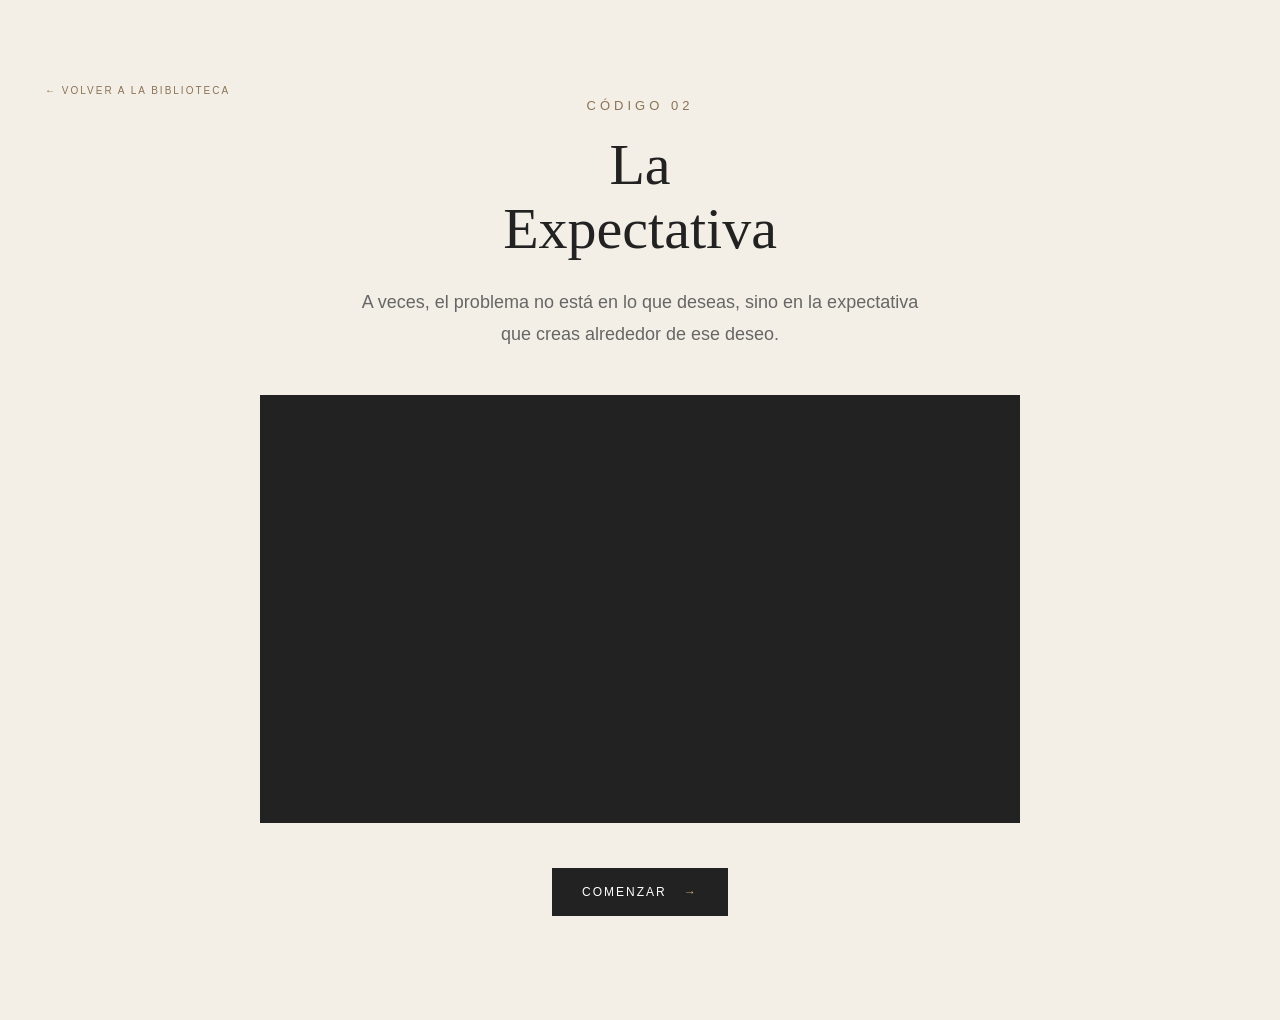
<file: expectativa.html>
<!DOCTYPE html>
<html lang="es">

<head>
    <meta charset="UTF-8">
    <meta name="viewport" content="width=device-width, initial-scale=1.0">

    <title>Código de la Expectativa | Mara Triguero</title>

    <link rel="stylesheet" href="style.css">

    <style>

        /* =========================
           CÓDIGO DE LA EXPECTATIVA
        ========================= */

        .expectativa {
            min-height: 100vh;
            padding: 60px 20px;
            background: #f4efe6;
        }

        .experiencia {
            max-width: 760px;
            margin: auto;
        }

        .portada-expectativa {
            text-align: center;
        }

        .portada-expectativa .marca {
            margin: 0 0 20px 0;
        }

        .portada-expectativa h1 {
            font-size: 58px;
            margin-bottom: 25px;
        }

        .frase-portada {
            max-width: 560px;
            margin: auto;
            color: #666666;
            font-size: 18px;
            line-height: 1.8;
        }

        /* VIDEO */

        .video {
            position: relative;
            width: 100%;
            aspect-ratio: 16 / 9;
            margin: 45px auto;
            background: #222222;
            overflow: hidden;
        }

        .video iframe {
            width: 100%;
            height: 100%;
            border: none;
        }

        /* BOTÓN */

        .boton {
            display: inline-block;
            padding: 17px 30px;
            background: #222222;
            color: white;
            border: none;
            text-decoration: none;
            font-size: 12px;
            letter-spacing: 2px;
            cursor: pointer;
        }

        .boton span {
            margin-left: 12px;
            color: #d0ad70;
        }

        /* CONTENIDO */

        #contenido {
            display: none;
        }

        /* PROGRESO */

        .progreso {
            margin-bottom: 55px;
        }

        .progreso-superior {
            display: flex;
            justify-content: space-between;
            font-size: 11px;
            letter-spacing: 2px;
            color: #8b7355;
            margin-bottom: 12px;
        }

        .linea {
            height: 3px;
            background: #ded5c8;
        }

        .barra {
            height: 100%;
            width: 25%;
            background: #8b7355;
            transition: width 0.5s ease;
        }

        /* SECCIONES */

        .seccion {
            display: none;
            animation: aparecer 0.5s ease;
        }

        .seccion.activa {
            display: block;
        }

        @keyframes aparecer {

            from {
                opacity: 0;
                transform: translateY(18px);
            }

            to {
                opacity: 1;
                transform: translateY(0);
            }

        }

        .numero {
            font-size: 11px;
            letter-spacing: 3px;
            color: #9a805c;
            margin-bottom: 20px;
        }

        .seccion h2 {
            font-family: Georgia, serif;
            font-size: 44px;
            font-weight: normal;
            line-height: 1.15;
            margin-bottom: 35px;
        }

        .texto {
            color: #444444;
            font-size: 17px;
            line-height: 1.85;
        }

        .texto p {
            margin-bottom: 28px;
        }

        /* FRASES IMPORTANTES */

        .frase-destacada {
            margin: 45px 0;
            padding: 35px;
            background: #ffffff;
            border-left: 3px solid #d0ad70;
            font-family: Georgia, serif;
            font-size: 24px;
            line-height: 1.55;
        }

        /* PAUSA */

        .pausa {
            margin: 50px 0;
            padding: 40px 25px;
            text-align: center;
            background: #ebe3d7;
        }

        .pausa-grande {
            font-family: Georgia, serif;
            font-size: 28px;
            line-height: 1.5;
        }

        /* INTERACTIVO */

        .interactivo {
            margin: 50px 0;
            padding: 35px;
            background: #ffffff;
        }

        .interactivo-titulo {
            font-size: 11px;
            letter-spacing: 2px;
            color: #9a805c;
            margin-bottom: 25px;
        }

        .campo {
            width: 100%;
            min-height: 110px;
            box-sizing: border-box;
            padding: 18px;
            border: 1px solid #d8cfc2;
            background: #ffffff;
            font-family: Arial, sans-serif;
            font-size: 15px;
            resize: vertical;
            outline: none;
        }

        .campo:focus {
            border-color: #9a805c;
        }

        /* LISTA RECUERDA */

        .recuerda {
            margin: 45px 0;
            padding: 40px;
            background: #222222;
            color: white;
        }

        .recuerda-titulo {
            font-size: 11px;
            letter-spacing: 3px;
            color: #d0ad70;
            margin-bottom: 25px;
        }

        .recuerda p {
            font-family: Georgia, serif;
            font-size: 22px;
            line-height: 1.7;
            margin: 0;
        }

        /* FINAL */

        .final {
            display: none;
            text-align: center;
            animation: aparecer 0.7s ease;
        }

        .final.activo {
            display: block;
        }

        .final .marca {
            margin-bottom: 25px;
        }

        .final h2 {
            font-family: Georgia, serif;
            font-size: 50px;
            font-weight: normal;
            line-height: 1.15;
            margin-bottom: 25px;
        }

        .final p {
            max-width: 540px;
            margin: 0 auto 40px auto;
            color: #666666;
            font-size: 17px;
            line-height: 1.8;
        }

        /* MÓVIL */

        @media (max-width: 600px) {

            .expectativa {
                padding: 45px 20px;
            }

            .portada-expectativa h1 {
                font-size: 42px;
            }

            .seccion h2 {
                font-size: 34px;
            }

            .frase-destacada {
                font-size: 20px;
                padding: 25px;
            }

            .recuerda {
                padding: 30px;
            }

            .recuerda p {
                font-size: 19px;
            }

            .final h2 {
                font-size: 38px;
            }

        }
        .volver-recurso {
            display: inline-block;
            margin: 25px 0 0 25px;
            color: #8b7355;
            text-decoration: none;
            font-size: 10px;
            letter-spacing: 2px;
        }
.mis-respuestas {
    margin-top: 45px;
    text-align: left;
}

.respuesta-guardada {
    padding: 30px 0;
    border-top: 1px solid #d8cbbb;
}

.respuesta-guardada:last-child {
    border-bottom: 1px solid #d8cbbb;
}

.respuesta-guardada .titulo-respuesta {
    color: #9a805c !important;
    font-size: 11px;
    letter-spacing: 2px;
    margin: 0 0 14px 0;
}

.respuesta-guardada .pregunta-respuesta {
    color: #222222;
    font-weight: bold;
    line-height: 1.6;
    margin: 0 0 15px 0;
}

.respuesta-guardada p:last-child {
    color: #666666;
    line-height: 1.8;
    margin: 0;
}
        .compartir-experiencia {
    max-width: 650px;
    margin: 70px auto 45px auto;
    padding-top: 50px;
    border-top: 1px solid #d8cbbb;
    text-align: center;
}

.compartir-titulo {
    color: #9a805c;
    font-size: 11px;
    letter-spacing: 3px;
    margin-bottom: 25px;
}

.compartir-texto {
    max-width: 600px;
    margin: 0 auto 18px auto;
    color: #666666;
    font-size: 16px;
    line-height: 1.8;
}

.compartir-nota {
    max-width: 570px;
    margin: 25px auto 30px auto;
    color: #8b7355;
    font-size: 13px;
    line-height: 1.7;
}

.boton-compartir {
    display: inline-block;
    padding: 17px 30px;
    background: #222222;
    color: white;
    text-decoration: none;
    font-size: 10px;
    letter-spacing: 2px;
}

.boton-compartir span {
    margin-left: 12px;
    color: #d0ad70;
}

@media (max-width: 700px) {

    .compartir-experiencia {
        margin-top: 55px;
        padding-top: 40px;
    }

    .compartir-texto {
        font-size: 15px;
    }

}
        .volver-recurso:hover {
            color: #222222;
        }
    </style>
</head>


<body>

<main class="expectativa">
<a href="biblioteca.html" class="volver-recurso">
    ← VOLVER A LA BIBLIOTECA
</a>
<div class="experiencia">


    <!-- =========================
         PORTADA
    ========================= -->

    <section class="portada-expectativa" id="portada">

        <p class="marca">CÓDIGO 02</p>

        <h1>La<br>Expectativa</h1>

        <p class="frase-portada">
            A veces, el problema no está en lo que deseas,
            sino en la expectativa que creas alrededor de ese deseo.
        </p>


        <div class="video">

            <iframe
                src="https://www.youtube.com/embed/AhvLz9Fzc-s"
                title="Código de la Expectativa"
                allowfullscreen>
            </iframe>

        </div>


        <button class="boton" onclick="comenzar()">
            COMENZAR
            <span>→</span>
        </button>

    </section>



    <!-- =========================
         CONTENIDO
    ========================= -->

    <section id="contenido">


        <div class="progreso">

            <div class="progreso-superior">

                <span id="numero">01 / 04</span>

                <span>EXPECTATIVA</span>

            </div>

            <div class="linea">

                <div class="barra" id="barra"></div>

            </div>

        </div>



        <!-- =========================
             SECCIÓN 01
        ========================= -->

        <article class="seccion activa" id="seccion1">

            <p class="numero">PARTE 01</p>

            <div class="texto">

                <p>
                    Yo siempre he querido una vida extraordinaria.
                    Durante mucho tiempo tuve muchísimas metas, sueños e ideas
                    sobre la vida que quería construir. Y también me puse fechas
                    para conseguirlas.
                </p>

                <p>
                    El problema llegó cuando esas cosas no sucedieron en
                    el tiempo que yo había decidido.
                </p>

                <p>
                    Cuando llega la fecha que tú mismo te has puesto y el resultado
                    no está ahí, puede aparecer la frustración, la desmotivación
                    e incluso puedes empezar a perder la fe en aquello que querías conseguir.
                </p>

            </div>


            <div class="pausa">

                <p class="pausa-grande">
                    Y ahí entendí algo:
                </p>

            </div>


            <div class="frase-destacada">

                No tenía que renunciar a mis sueños.
                Tenía que renunciar a mi necesidad de controlar el resultado.

            </div>


            <div class="texto">

                <p>
                    Porque una cosa es tener una visión de hacia dónde quieres ir
                    y otra muy diferente es decidir exactamente cuándo, cómo,
                    dónde y de qué manera tiene que suceder.
                </p>

            </div>


            <div class="interactivo">

                <p class="interactivo-titulo">
                    DETENTE UN MOMENTO
                </p>

                <p class="texto">
                    ¿Hay algo que deseas y a lo que le has puesto una fecha límite?
                </p>

                <textarea
                    class="campo"
                    placeholder="Escribe aquí..."
                ></textarea>

            </div>


            <div class="zona-boton">

                <button class="boton" onclick="siguiente(2)">
                    CONTINUAR
                    <span>→</span>
                </button>

            </div>

        </article>



        <!-- =========================
             SECCIÓN 02
        ========================= -->

        <article class="seccion" id="seccion2">

            <p class="numero">PARTE 02</p>

            <div class="texto">

                <p>
                    Puedes tener metas, saber qué quieres conseguir, puedes saber
                    qué tipo de vida quieres construir, puedes trabajar cada día por ello.
                </p>

                <p>
                    Pero no necesitas ponerle a Dios una fecha límite.
                </p>

            </div>


            <div class="frase-destacada">

                Porque quizá tú piensas que algo puede suceder en tres meses,
                pero Dios sabe que todavía necesitas aprender, crecer, madurar
                o vivir determinadas experiencias antes de estar preparado
                para aquello que estás pidiendo.

            </div>


            <div class="texto">

                <p>
                    Y si llega el tercer mes y no ha sucedido, puedes pensar que has fracasado.
                    Puedes frustrarte, puedes desmotivarte, puedes empezar a dudar.
                </p>

                <p>
                    Cuando quizá simplemente no era el momento.
                </p>

            </div>


            <div class="interactivo">

                <p class="interactivo-titulo">
                    🤍 HOY PREGÚNTATE
                </p>

                <p class="texto">
                    ¿En qué área de mi vida estoy intentando controlar el cuándo,
                    el cómo o el resultado?
                </p>

                <textarea
                    class="campo"
                    placeholder="Escribe tu respuesta..."
                ></textarea>

            </div>


            <div class="zona-boton">

                <button class="boton" onclick="siguiente(3)">
                    CONTINUAR
                    <span>→</span>
                </button>

            </div>

        </article>



        <!-- =========================
             SECCIÓN 03
        ========================= -->

        <article class="seccion" id="seccion3">

            <p class="numero">PARTE 03</p>

            <div class="texto">

                <p>
                    Por eso, para mí, la verdadera práctica está en aprender
                    a tener visión sin expectativa.
                </p>

                <p>
                    Ponte tus metas.
                </p>

                <p>
                    Pregúntate:
                </p>

            </div>


            <div class="frase-destacada">

                ¿Qué quiero en mi vida?<br>
                ¿Hacia dónde quiero ir?<br>
                ¿Qué quiero construir?<br>
                ¿Qué quiero conseguir?

            </div>


            <div class="texto">

                <p>
                    Tenlo claro.
                </p>

                <p>
                    Pero después suelta el control sobre el cuándo, el cómo,
                    el dónde y la forma exacta en la que va a suceder.
                </p>

                <p>
                    Sigue actuando.
                </p>

                <p>
                    Sigue trabajando.
                </p>

                <p>
                    Sigue creciendo.
                </p>

                <p>
                    Sigue teniendo pasión.
                </p>

                <p>
                    Pero hazlo desde la fe y la convicción, no desde la necesidad
                    de que las cosas ocurran exactamente como tú las has imaginado.
                </p>

            </div>


            <div class="pausa">

                <p class="pausa-grande">
                    No renuncies a la pasión.<br>
                    Renuncia al control.
                </p>

            </div>


            <div class="interactivo">

                <p class="interactivo-titulo">
                    TU VISIÓN
                </p>

                <p class="texto">
                    Escribe algo que quieres construir en tu vida.
                </p>

                <textarea
                    class="campo"
                    placeholder="¿Qué quiero construir?"
                ></textarea>

            </div>


            <div class="zona-boton">

                <button class="boton" onclick="siguiente(4)">
                    CONTINUAR
                    <span>→</span>
                </button>

            </div>

        </article>



        <!-- =========================
             SECCIÓN 04
        ========================= -->

        <article class="seccion" id="seccion4">

            <p class="numero">PARTE 04</p>

            <div class="texto">

                <p>
                    Y aquí es donde entra Dios, aprende a confiar en que Dios
                    está guiando tu camino.
                </p>

                <p>
                    Aprende a caminar junto a Él, y sobre todo, aprende a caminar
                    junto a Jesús.
                </p>

                <p>
                    Porque cuando dejas de intentar controlar cada resultado,
                    empiezas a desarrollar algo mucho más importante:
                </p>

            </div>


            <div class="pausa">

                <p class="pausa-grande">
                    fe.
                </p>

            </div>


            <div class="texto">

                <p>
                    Fe para seguir caminando aunque todavía no veas el resultado.
                    Fe para seguir actuando aunque no sepas cuándo llegará.
                    Fe para aceptar que quizá Dios tenga un camino diferente
                    al que tú habías imaginado.
                </p>

                <p>
                    Y quizá ese sea precisamente el punto: no necesitas saber
                    cómo va a suceder.
                </p>

            </div>


            <div class="frase-destacada">

                Solo necesitas seguir caminando.

            </div>


            <div class="recuerda">

                <p class="recuerda-titulo">
                    RECUERDA
                </p>

                <p>
                    Metas, sí.<br>
                    Pasión, sí.<br>
                    Acción, sí.<br>
                    Convicción, sí.<br>
                    Fe, sí.
                </p>

            </div>


            <div class="texto">

                <p>
                    Expectativa sobre el cuándo, el cómo y el resultado exacto: no.
                </p>

            </div>


            <div class="frase-destacada">

                Suelta el control.<br>
                Entrégaselo a Dios.

            </div>


            <div class="interactivo">

                <p class="interactivo-titulo">
                    PARA LLEVARTE DE ESTA EXPERIENCIA
                </p>

                <p class="texto">
                    ¿Qué necesitas soltar hoy?
                </p>

                <textarea
                    class="campo"
                    placeholder="Escribe aquí..."
                ></textarea>

            </div>


            <div style="text-align:right; margin-top:30px;">

                <button class="boton" onclick="finalizar()">
                    TERMINAR
                    <span>→</span>
                </button>

            </div>

        </article>



        <!-- =========================
             FINAL
        ========================= -->
<section class="final" id="final">

    <p class="marca">
        CÓDIGO 02 · COMPLETADO
    </p>

    <h2>
        Suelta el control.
    </h2>

    <p>
        Entrégaselo a Dios.
    </p>

    <button class="boton" type="button" onclick="mostrarRespuestas()">
        VER MIS RESPUESTAS
        <span>→</span>
    </button>

</section>

<section class="pantalla-respuestas" id="pantallaRespuestas" style="display: none;">

    <p class="marca">
        CÓDIGO 02 · TUS RESPUESTAS
    </p>

    <div class="respuesta-guardada">

        <p class="titulo-respuesta">PARTE 01</p>

        <p class="pregunta-respuesta">
            ¿Hay algo que deseas y a lo que le has puesto una fecha límite?
        </p>

        <p id="respuesta1"></p>

    </div>

    <div class="compartir-experiencia">

        <p class="compartir-titulo">
            ¿QUIERES COMPARTIR TU EXPERIENCIA?
        </p>

        <p class="compartir-texto">
            Gracias por completar el Código de la Expectativa.
        </p>

        <p class="compartir-texto">
            Si quieres, puedes compartir conmigo cómo ha sido tu experiencia con este recurso. Tus respuestas me ayudarán a entender qué te está sirviendo realmente y a crear nuevos recursos que respondan a necesidades reales.
        </p>

        <p class="compartir-nota">
            No necesitas compartir las respuestas personales que has escrito durante el ejercicio. Aquí solo quiero conocer tu experiencia con el recurso.
        </p>

        <a
            href="https://docs.google.com/forms/d/e/1FAIpQLSdymn6SCpvtKfaWG-UtcQwymYAQruKUvj-TwskcUg7jDkO7ng/viewform"
            target="_blank"
            class="boton-compartir">
            QUIERO COMPARTIR MI EXPERIENCIA
            <span>→</span>
        </a>

    </div>

    <div class="respuesta-guardada">

        <p class="titulo-respuesta">PARTE 02</p>

        <p class="pregunta-respuesta">
            ¿En qué área de mi vida estoy intentando controlar el cuándo, el cómo o el resultado?
        </p>

        <p id="respuesta2"></p>

    </div>

    <div class="respuesta-guardada">

        <p class="titulo-respuesta">PARTE 03</p>

        <p class="pregunta-respuesta">
            Escribe algo que quieres construir en tu vida.
        </p>

        <p id="respuesta3"></p>

    </div>

    <div class="respuesta-guardada">

        <p class="titulo-respuesta">PARTE 04</p>

        <p class="pregunta-respuesta">
            ¿Qué necesitas soltar hoy?
        </p>

        <p id="respuesta4"></p>

    </div>

    <a
        href="biblioteca.html"
        class="boton"
        style="margin-top: 35px;">
        VOLVER A LA BIBLIOTECA
        <span>→</span>
    </a>

</section>


    </section>

</div>

</main>



<script>

    let seccionActual = 1;


    function comenzar() {

        document.getElementById("portada").style.display = "none";

        document.getElementById("contenido").style.display = "block";

        window.scrollTo({
            top: 0,
            behavior: "smooth"
        });

    }


    function siguiente(numero) {

        document.getElementById("seccion" + seccionActual)
            .classList.remove("activa");

        seccionActual = numero;

        document.getElementById("seccion" + seccionActual)
            .classList.add("activa");


        document.getElementById("numero").textContent =
            "0" + seccionActual + " / 04";


        document.getElementById("barra").style.width =
            (seccionActual * 25) + "%";


        window.scrollTo({
            top: 0,
            behavior: "smooth"
        });

    }


    function finalizar() {
localStorage.setItem("codigo02Completado", "true");
        document.getElementById("seccion4")
            .classList.remove("activa");

        document.querySelector(".progreso")
            .style.display = "none";

        document.getElementById("final")
            .classList.add("activo");

        window.scrollTo({
            top: 0,
            behavior: "smooth"
        });

    }
function guardarRespuestas() {

    const campos = document.querySelectorAll(".campo");

    const respuestas = {
        pregunta1: campos[0] ? campos[0].value : "",
        pregunta2: campos[1] ? campos[1].value : "",
        pregunta3: campos[2] ? campos[2].value : "",
        pregunta4: campos[3] ? campos[3].value : ""
    };

    localStorage.setItem(
        "codigo02Respuestas",
        JSON.stringify(respuestas)
    );
}

document.querySelectorAll(".campo").forEach(function(campo) {
    campo.addEventListener("input", guardarRespuestas);
});

cargarRespuestas();

function cargarRespuestas() {

    const guardadas = JSON.parse(
        localStorage.getItem("codigo02Respuestas")
    );

    if (!guardadas) return;

    const campos = document.querySelectorAll(".campo");

    if (campos[0]) campos[0].value = guardadas.pregunta1 || "";
    if (campos[1]) campos[1].value = guardadas.pregunta2 || "";
    if (campos[2]) campos[2].value = guardadas.pregunta3 || "";
    if (campos[3]) campos[3].value = guardadas.pregunta4 || "";
}
   function mostrarRespuestas() {

    const guardadas = JSON.parse(
        localStorage.getItem("codigo02Respuestas")
    ) || {};

    document.getElementById("respuesta1").textContent =
        guardadas.pregunta1 || "No escribiste ninguna respuesta.";

    document.getElementById("respuesta2").textContent =
        guardadas.pregunta2 || "No escribiste ninguna respuesta.";

    document.getElementById("respuesta3").textContent =
        guardadas.pregunta3 || "No escribiste ninguna respuesta.";

    document.getElementById("respuesta4").textContent =
        guardadas.pregunta4 || "No escribiste ninguna respuesta.";

    document.getElementById("final").style.display = "none";

    document.getElementById("pantallaRespuestas").style.display = "block";

    window.scrollTo({
        top: 0,
        behavior: "smooth"
    });
}
</script>

</body>

</html>
</file>
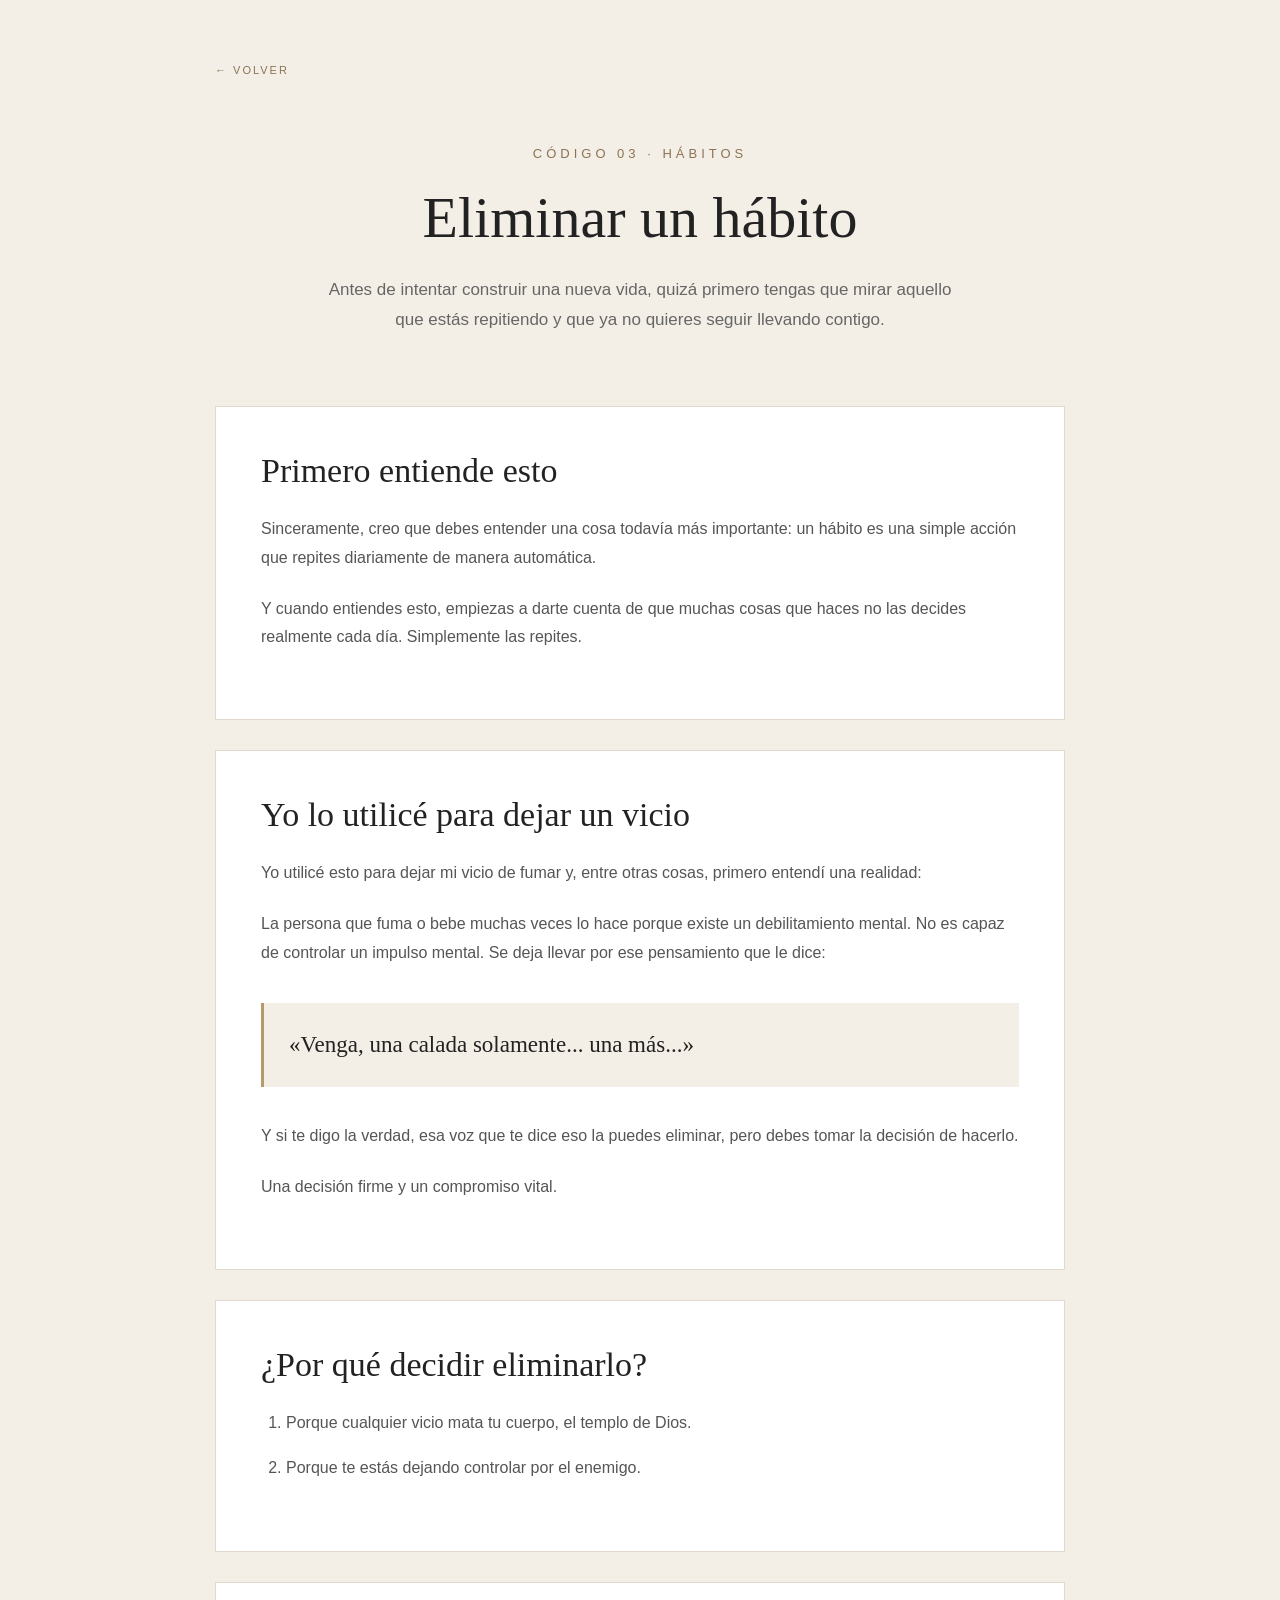
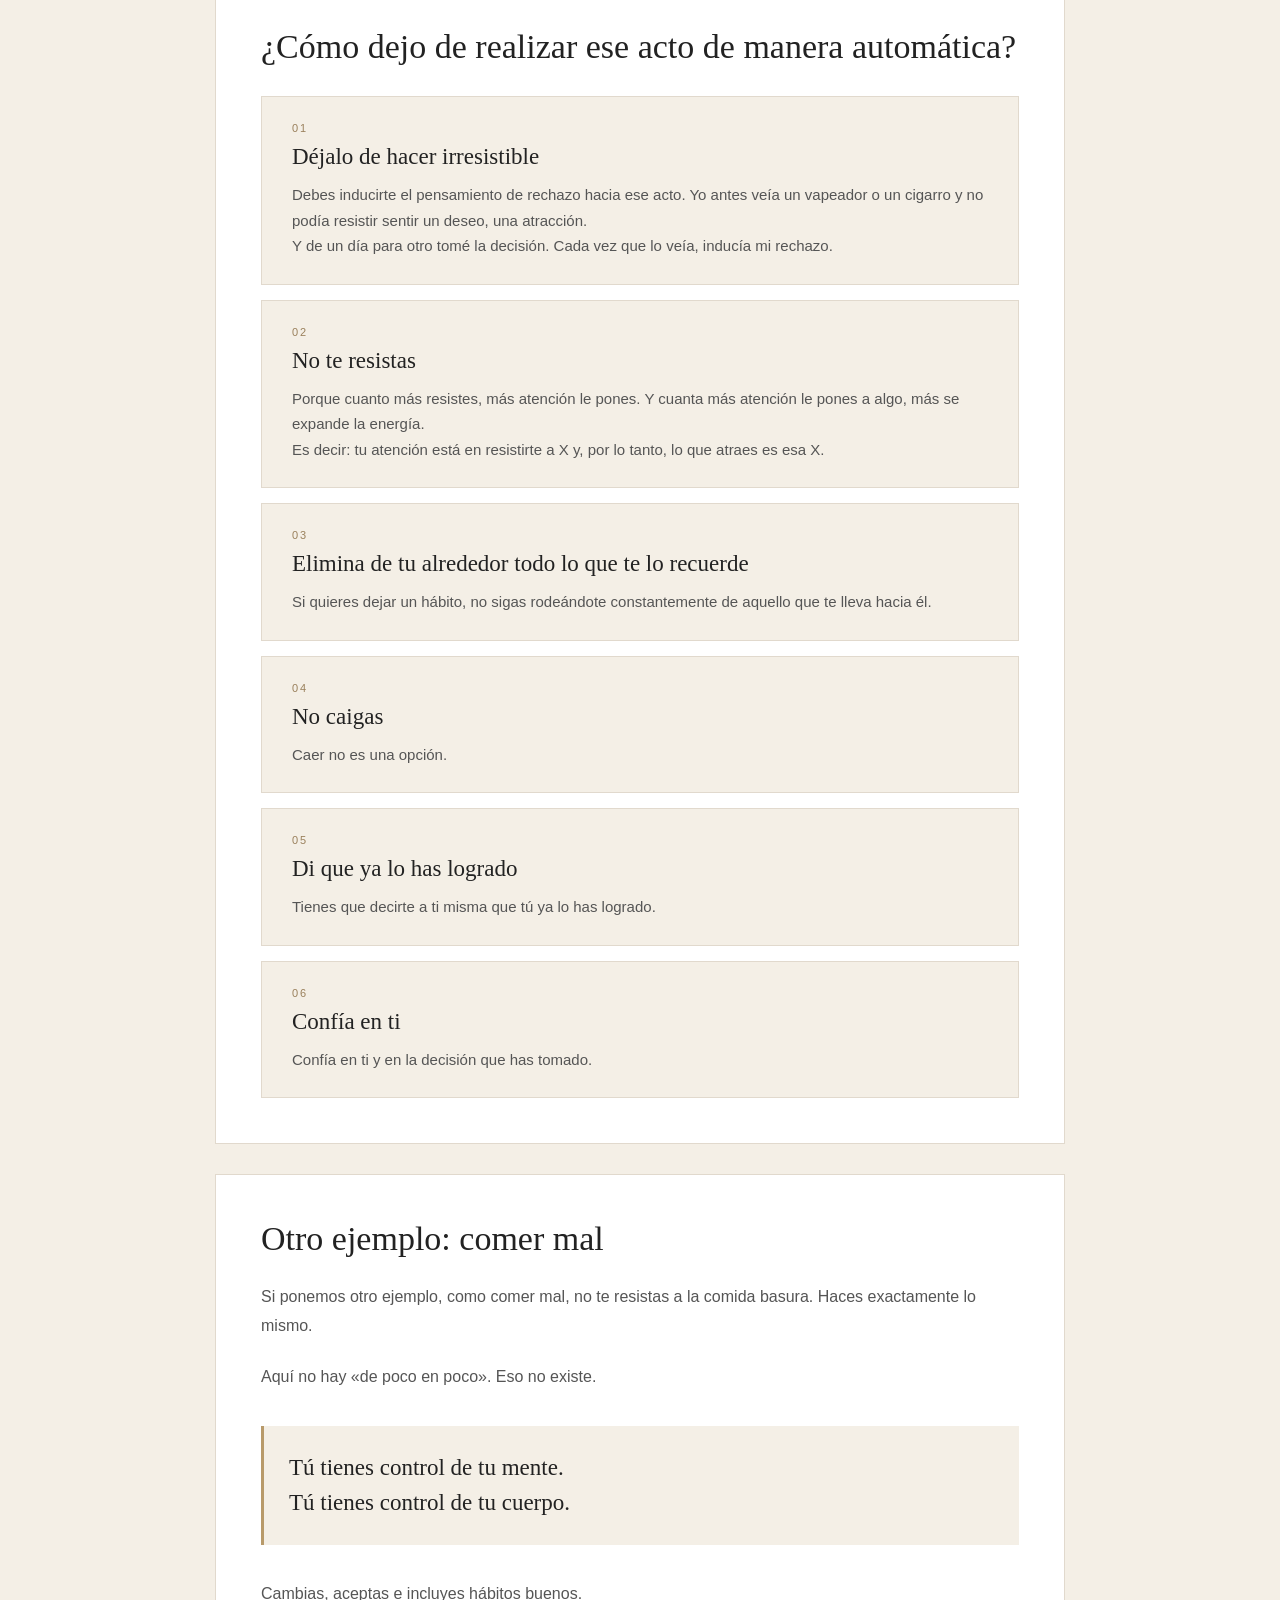
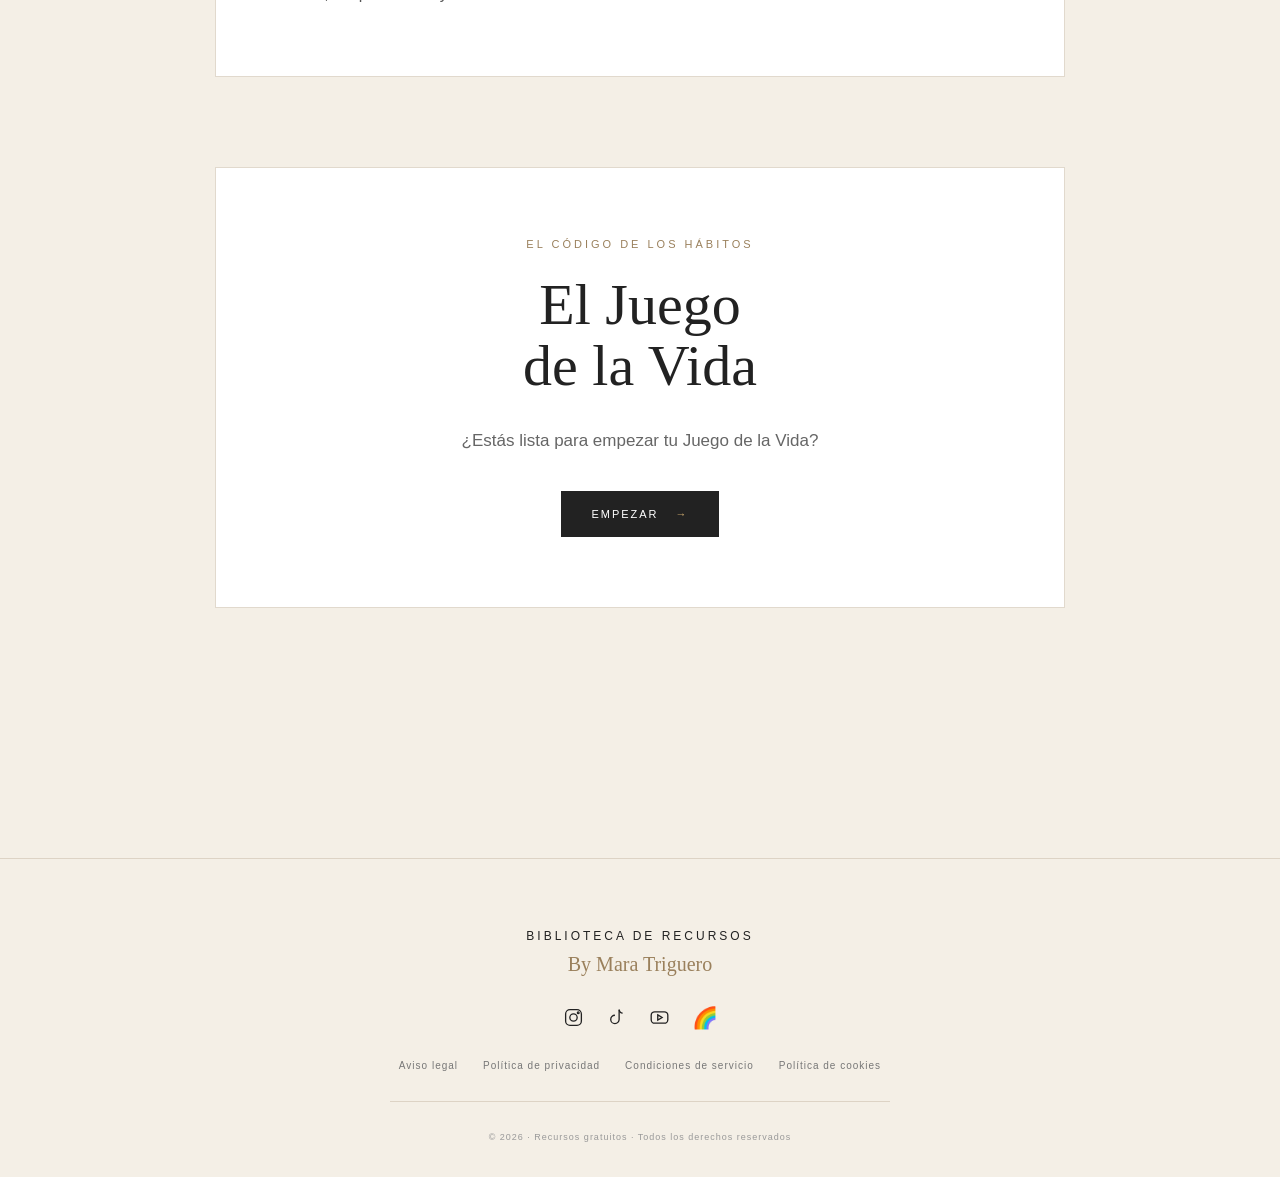
<file: habitos-eliminar.html>
<!DOCTYPE html>
<html lang="es">

<head>

<meta charset="UTF-8">
<meta name="viewport" content="width=device-width, initial-scale=1.0">

<title>Eliminar un hábito · Código de los hábitos</title>

<style>

* {
    box-sizing: border-box;
}

body {
    margin: 0;
    background: #f4efe6;
    color: #222222;
    font-family: Arial, sans-serif;
}

.pagina {
    max-width: 900px;
    margin: auto;
    padding: 60px 25px 90px 25px;
}

.volver {
    display: inline-block;
    margin-bottom: 70px;
    color: #8b7355;
    text-decoration: none;
    font-size: 11px;
    letter-spacing: 2px;
}

.marca {
    text-align: center;
    font-size: 13px;
    letter-spacing: 4px;
    color: #8b7355;
    margin-bottom: 25px;
}

h1 {
    font-family: Georgia, serif;
    font-size: 58px;
    font-weight: normal;
    line-height: 1.1;
    text-align: center;
    margin: 0 auto 25px auto;
}

.intro {
    max-width: 650px;
    margin: 0 auto 70px auto;
    text-align: center;
    color: #666666;
    font-size: 17px;
    line-height: 1.8;
}

.bloque {
    background: #ffffff;
    border: 1px solid #e1d9cd;
    padding: 45px;
    margin-bottom: 30px;
}

.bloque h2 {
    font-family: Georgia, serif;
    font-size: 34px;
    font-weight: normal;
    margin: 0 0 25px 0;
}

.bloque p {
    color: #555555;
    font-size: 16px;
    line-height: 1.8;
    margin: 0 0 22px 0;
}

.destacado {
    margin: 35px 0;
    padding: 25px;
    background: #f4efe6;
    border-left: 3px solid #b89a6a;
    font-family: Georgia, serif;
    font-size: 23px;
    line-height: 1.5;
}

.lista-numerada {
    padding-left: 25px;
    margin: 25px 0;
}

.lista-numerada li {
    margin-bottom: 18px;
    color: #555555;
    line-height: 1.7;
}

.pasos {
    display: grid;
    gap: 15px;
    margin-top: 30px;
}

.paso {
    background: #f4efe6;
    border: 1px solid #e1d9cd;
    padding: 25px 30px;
}

.paso-numero {
    font-size: 11px;
    letter-spacing: 2px;
    color: #9a805c;
    display: block;
    margin-bottom: 10px;
}

.paso h3 {
    font-family: Georgia, serif;
    font-size: 23px;
    font-weight: normal;
    margin: 0 0 12px 0;
}

.paso p {
    margin: 0;
    font-size: 15px;
    line-height: 1.7;
}

.reflexion {
    text-align: center;
    margin: 80px auto 50px auto;
    max-width: 650px;
}

.reflexion h2 {
    font-family: Georgia, serif;
    font-size: 38px;
    font-weight: normal;
    margin-bottom: 25px;
}

.reflexion p {
    color: #666666;
    line-height: 1.8;
    font-size: 16px;
}

.boton-final {
    display: block;
    width: fit-content;
    margin: 40px auto 0 auto;
    padding: 17px 30px;
    background: #222222;
    color: white;
    text-decoration: none;
    font-size: 12px;
    letter-spacing: 2px;
}

.boton-final span {
    margin-left: 12px;
    color: #d0ad70;
}

.footer {
    text-align: center;
    padding: 70px 20px 35px 20px;
    border-top: 1px solid #ddd3c5;
    margin-top: 80px;
}

.footer-titulo {
    font-size: 12px;
    letter-spacing: 3px;
}

.footer-by {
    margin-top: 10px;
    color: #9a805c;
    font-family: cursive;
    font-size: 20px;
}

.footer-redes {
    display: flex;
    justify-content: center;
    gap: 22px;
    margin: 30px 0;
}

.footer-redes a {
    color: #222222;
    text-decoration: none;
    display: flex;
    align-items: center;
    justify-content: center;
}

.footer-redes svg {
    width: 21px;
    height: 21px;
    fill: none;
    stroke: currentColor;
    stroke-width: 1.5;
}

.footer-redes .footer-escuela {
    font-size: 21px;
}

.footer-politicas {
    display: flex;
    justify-content: center;
    flex-wrap: wrap;
    gap: 15px 25px;
    margin: 25px auto;
}

.footer-politicas a {
    color: #777777;
    text-decoration: none;
    font-size: 10px;
    letter-spacing: 1px;
}

.footer-separador {
    height: 1px;
    background: #ddd3c5;
    max-width: 500px;
    margin: 30px auto;
}

.footer-copy {
    font-size: 9px;
    letter-spacing: 1px;
    color: #999999;
}

@media (max-width: 600px) {

    .pagina {
        padding: 40px 20px 70px 20px;
    }

    .volver {
        margin-bottom: 50px;
    }

    h1 {
        font-size: 42px;
    }

    .intro {
        font-size: 16px;
        margin-bottom: 50px;
    }

    .bloque {
        padding: 30px 25px;
    }

    .bloque h2 {
        font-size: 29px;
    }

    .destacado {
        font-size: 20px;
    }

    .reflexion h2 {
        font-size: 32px;
    }
}
.juego-botones-finales {
    display: flex;
    justify-content: center;
    align-items: center;
    gap: 15px;
    flex-wrap: wrap;
    margin-top: 35px;
}

.juego-boton-final {
    display: inline-block;
    padding: 15px 24px;
    text-decoration: none;
    font-size: 10px;
    letter-spacing: 2px;
    transition: all 0.3s ease;
}

.juego-boton-biblioteca {
    background: white;
    color: #8b7355;
    border: 1px solid #d8cbbb;
}

.juego-boton-biblioteca:hover {
    background: #f4efe6;
}

.juego-boton-experiencia {
    background: #222222;
    color: white;
    border: 1px solid #222222;
}

.juego-boton-experiencia:hover {
    background: #8b7355;
    border-color: #8b7355;
}

@media (max-width: 600px) {

    .juego-botones-finales {
        flex-direction: column;
    }

    .juego-boton-final {
        width: 100%;
        max-width: 300px;
        text-align: center;
    }

}
</style>

</head>

<body>

<main class="pagina">

    <a href="habitos.html" class="volver">← VOLVER</a>

    <div class="marca">CÓDIGO 03 · HÁBITOS</div>

    <h1>Eliminar un hábito</h1>

    <p class="intro">
        Antes de intentar construir una nueva vida, quizá primero tengas que
        mirar aquello que estás repitiendo y que ya no quieres seguir llevando contigo.
    </p>


    <section class="bloque">

        <h2>Primero entiende esto</h2>

        <p>
            Sinceramente, creo que debes entender una cosa todavía más importante:
            un hábito es una simple acción que repites diariamente de manera automática.
        </p>

        <p>
            Y cuando entiendes esto, empiezas a darte cuenta de que muchas cosas
            que haces no las decides realmente cada día. Simplemente las repites.
        </p>

    </section>


    <section class="bloque">

        <h2>Yo lo utilicé para dejar un vicio</h2>

        <p>
            Yo utilicé esto para dejar mi vicio de fumar y, entre otras cosas,
            primero entendí una realidad:
        </p>

        <p>
            La persona que fuma o bebe muchas veces lo hace porque existe un
            debilitamiento mental. No es capaz de controlar un impulso mental.
            Se deja llevar por ese pensamiento que le dice:
        </p>

        <div class="destacado">
            «Venga, una calada solamente... una más...»
        </div>

        <p>
            Y si te digo la verdad, esa voz que te dice eso la puedes eliminar,
            pero debes tomar la decisión de hacerlo.
        </p>

        <p>
            Una decisión firme y un compromiso vital.
        </p>

    </section>


    <section class="bloque">

        <h2>¿Por qué decidir eliminarlo?</h2>

        <ol class="lista-numerada">

            <li>
                Porque cualquier vicio mata tu cuerpo, el templo de Dios.
            </li>

            <li>
                Porque te estás dejando controlar por el enemigo.
            </li>

        </ol>

    </section>


    <section class="bloque">

        <h2>¿Cómo dejo de realizar ese acto de manera automática?</h2>

        <div class="pasos">

            <div class="paso">

                <span class="paso-numero">01</span>

                <h3>Déjalo de hacer irresistible</h3>

                <p>
                    Debes inducirte el pensamiento de rechazo hacia ese acto.
                    Yo antes veía un vapeador o un cigarro y no podía resistir
                    sentir un deseo, una atracción.
                </p>

                <p>
                    Y de un día para otro tomé la decisión. Cada vez que lo veía,
                    inducía mi rechazo.
                </p>

            </div>


            <div class="paso">

                <span class="paso-numero">02</span>

                <h3>No te resistas</h3>

                <p>
                    Porque cuanto más resistes, más atención le pones.
                    Y cuanta más atención le pones a algo, más se expande la energía.
                </p>

                <p>
                    Es decir: tu atención está en resistirte a X y, por lo tanto,
                    lo que atraes es esa X.
                </p>

            </div>


            <div class="paso">

                <span class="paso-numero">03</span>

                <h3>Elimina de tu alrededor todo lo que te lo recuerde</h3>

                <p>
                    Si quieres dejar un hábito, no sigas rodeándote constantemente
                    de aquello que te lleva hacia él.
                </p>

            </div>


            <div class="paso">

                <span class="paso-numero">04</span>

                <h3>No caigas</h3>

                <p>
                    Caer no es una opción.
                </p>

            </div>


            <div class="paso">

                <span class="paso-numero">05</span>

                <h3>Di que ya lo has logrado</h3>

                <p>
                    Tienes que decirte a ti misma que tú ya lo has logrado.
                </p>

            </div>


            <div class="paso">

                <span class="paso-numero">06</span>

                <h3>Confía en ti</h3>

                <p>
                    Confía en ti y en la decisión que has tomado.
                </p>

            </div>

        </div>

    </section>


    <section class="bloque">

        <h2>Otro ejemplo: comer mal</h2>

        <p>
            Si ponemos otro ejemplo, como comer mal, no te resistas a la comida basura.
            Haces exactamente lo mismo.
        </p>

        <p>
            Aquí no hay «de poco en poco». Eso no existe.
        </p>

        <div class="destacado">
            Tú tienes control de tu mente.<br>
            Tú tienes control de tu cuerpo.
        </div>

        <p>
            Cambias, aceptas e incluyes hábitos buenos.
        </p>

    </section>
    <!-- =========================
     EL JUEGO DE LA VIDA
========================= -->

<section id="juego-vida">

    <!-- PORTADA DEL JUEGO -->

    <div class="vida-portada" id="vidaPortada">

        <div class="vida-etiqueta">
            EL CÓDIGO DE LOS HÁBITOS
        </div>

        <h2>
            El Juego<br>
            de la Vida
        </h2>

        <p>
            ¿Estás lista para empezar tu Juego de la Vida?
        </p>

        <button class="vida-boton" onclick="empezarJuego()">
            EMPEZAR
            <span>→</span>
        </button>

    </div>


    <!-- JUEGO -->

    <div class="vida-juego" id="vidaJuego">

        <!-- PROGRESO -->

        <div class="vida-progreso">

            <div class="vida-progreso-texto">
                <span id="vidaNumero">01 / 06</span>
                <span>EL JUEGO DE LA VIDA</span>
            </div>

            <div class="vida-linea">
                <div class="vida-barra" id="vidaBarra"></div>
            </div>

        </div>


        <!-- =========================
             PASO 1
        ========================= -->

        <article class="vida-paso activo" id="vidaPaso1">

            <div class="vida-numero">
                01
            </div>

            <h2>
                ¿Qué hábito<br>
                quieres eliminar?
            </h2>

            <p>
                Un hábito es una simple acción que repites diariamente
                de manera automática.
            </p>

            <div class="vida-campo">

                <label>
                    ESCRÍBELO
                </label>

                <textarea
                    id="vidaHabito"
                    placeholder="Escribe aquí el hábito que has decidido eliminar..."
                ></textarea>

            </div>

            <button class="vida-boton" onclick="vidaSiguiente(2)">
                CONTINUAR
                <span>→</span>
            </button>

        </article>


        <!-- =========================
             PASO 2
        ========================= -->

        <article class="vida-paso" id="vidaPaso2">

            <div class="vida-numero">
                02
            </div>

            <h2>
                Escucha<br>
                la voz
            </h2>

            <p>
                Muchas veces no es el acto lo primero que aparece.
                Primero aparece el pensamiento.
            </p>

            <div class="vida-destacado">
                «Venga, una más...»
            </div>

            <p>
                Esa voz te lleva a realizar el acto de manera automática.
                Pero esa voz la puedes eliminar.
            </p>

            <div class="vida-pregunta">

                <p>
                    ¿Qué vas a hacer con esa voz?
                </p>

                <div class="vida-opciones">

                    <button
                        class="vida-opcion"
                        onclick="elegirVoz(this, 'alimentar')">

                        <strong>
                            ALIMENTARLA
                        </strong>

                        <span>
                            Dejarme llevar por el impulso.
                        </span>

                    </button>


                    <button
                        class="vida-opcion"
                        onclick="elegirVoz(this, 'eliminar')">

                        <strong>
                            ELIMINARLA
                        </strong>

                        <span>
                            Tomar una decisión firme.
                        </span>

                    </button>

                </div>

            </div>

            <div
                class="vida-mensaje"
                id="mensajeVoz">
            </div>

            <button
                class="vida-boton oculto"
                id="botonVoz"
                onclick="vidaSiguiente(3)">

                CONTINUAR
                <span>→</span>

            </button>

        </article>


        <!-- =========================
             PASO 3
        ========================= -->

        <article class="vida-paso" id="vidaPaso3">

            <div class="vida-numero">
                03
            </div>

            <h2>
                No te resistas
            </h2>

            <p>
                Porque cuanto más resistes, más atención le pones.
                Cuanta más atención le pones a algo, más se expande la energía.
            </p>

            <div class="vida-destacado">

                Tu atención está en resistirte a X.
                <br>
                Por lo tanto, lo que atraes es esa X.

            </div>

            <p>
                Aquí no se trata de estar todo el día pensando en aquello
                que quieres evitar.
            </p>

            <p>
                Se trata de tomar una decisión y cambiar tu atención.
            </p>

            <div class="vida-pregunta">

                <p>
                    ¿Dónde decides poner tu atención ahora?
                </p>

                <div class="vida-opciones">

                    <button
                        class="vida-opcion"
                        onclick="elegirAtencion(this, false)">

                        <strong>
                            EN RESISTIRME
                        </strong>

                        <span>
                            Pensar constantemente en no hacerlo.
                        </span>

                    </button>


                    <button
                        class="vida-opcion"
                        onclick="elegirAtencion(this, true)">

                        <strong>
                            EN MI NUEVA DECISIÓN
                        </strong>

                        <span>
                            Dejar de alimentar aquello que quiero eliminar.
                        </span>

                    </button>

                </div>

            </div>

            <div
                class="vida-mensaje"
                id="mensajeAtencion">
            </div>

            <button
                class="vida-boton oculto"
                id="botonAtencion"
                onclick="vidaSiguiente(4)">

                CONTINUAR
                <span>→</span>

            </button>

        </article>


        <!-- =========================
             PASO 4
        ========================= -->

        <article class="vida-paso" id="vidaPaso4">

            <div class="vida-numero">
                04
            </div>

            <h2>
                Limpia<br>
                tu entorno
            </h2>

            <p>
                Elimina de tu alrededor todo lo que te recuerde
                aquello que has decidido dejar atrás.
            </p>

            <p>
                Ahora escribe qué necesitas sacar de tu entorno.
            </p>

            <div class="vida-campo">

                <label>
                    MI ENTORNO
                </label>

                <textarea
                    id="vidaEntorno"
                    placeholder="¿Qué vas a eliminar de tu alrededor?"
                ></textarea>

            </div>

            <button class="vida-boton" onclick="vidaSiguiente(5)">
                CONTINUAR
                <span>→</span>
            </button>

        </article>


        <!-- =========================
             PASO 5
        ========================= -->

        <article class="vida-paso" id="vidaPaso5">

            <div class="vida-numero">
                05
            </div>

            <h2>
                No caer<br>
                es una opción
            </h2>

            <p>
                Ya has tomado una decisión.
            </p>

            <div class="vida-destacado grande">
                Caer no es una opción.
            </div>

            <p>
                No necesitas volver a negociar con aquello
                que has decidido eliminar.
            </p>

            <div class="vida-pregunta">

                <p>
                    Cuando vuelva el impulso, ¿qué vas a recordar?
                </p>

                <div class="vida-opciones">

                    <button
                        class="vida-opcion"
                        onclick="elegirDecision(this, false)">

                        <strong>
                            «QUIZÁ UNA VEZ...»
                        </strong>

                        <span>
                            Volver a negociar con mi decisión.
                        </span>

                    </button>


                    <button
                        class="vida-opcion"
                        onclick="elegirDecision(this, true)">

                        <strong>
                            «YA HE DECIDIDO»
                        </strong>

                        <span>
                            Mantener mi compromiso.
                        </span>

                    </button>

                </div>

            </div>

            <div
                class="vida-mensaje"
                id="mensajeDecision">
            </div>

            <button
                class="vida-boton oculto"
                id="botonDecision"
                onclick="vidaSiguiente(6)">

                CONTINUAR
                <span>→</span>

            </button>

        </article>


        <!-- =========================
             PASO 6
        ========================= -->

        <article class="vida-paso" id="vidaPaso6">

            <div class="vida-numero">
                06
            </div>

            <h2>
                Tú ya<br>
                lo has logrado
            </h2>

            <p>
                Tienes que decirte a ti misma que tú ya lo has logrado.
            </p>

            <div class="vida-destacado">
                Confía en ti.
            </div>

            <p>
                Tú tienes control de tu mente.
                Tú tienes control de tu cuerpo.
            </p>

            <div class="vida-campo">

                <label>
                    MI COMPROMISO
                </label>

                <textarea
                    id="vidaCompromiso"
                    placeholder="Escribe tu compromiso contigo misma..."
                ></textarea>

            </div>

            <button class="vida-boton" onclick="terminarVida()">
                TERMINAR MI JUEGO
                <span>→</span>
            </button>

        </article>


        <!-- =========================
             FINAL
        ========================= -->

        <article class="vida-final" id="vidaFinal">

            <div class="vida-numero">
                JUEGO COMPLETADO
            </div>

            <h2>
                Has tomado<br>
                una decisión.
            </h2>

            <p>
                Ahora empieza lo importante:
                vivirla.
            </p>

            <div class="vida-resumen">

                <div class="vida-resumen-bloque">

                    <span>
                        HÁBITO QUE HE DECIDIDO ELIMINAR
                    </span>

                    <p id="resumenVidaHabito"></p>

                </div>


                <div class="vida-resumen-bloque">

                    <span>
                        LO QUE VOY A ELIMINAR DE MI ENTORNO
                    </span>

                    <p id="resumenVidaEntorno"></p>

                </div>


                <div class="vida-resumen-bloque">

                    <span>
                        MI COMPROMISO
                    </span>

                    <p id="resumenVidaCompromiso"></p>

                </div>

            </div>

            <div class="vida-final-frase">
                Tú tienes control de tu mente.<br>
                Tú tienes control de tu cuerpo.
            </div>
<div class="juego-botones-finales">

    <a href="index.html" class="juego-boton-final juego-boton-biblioteca">
        ← VOLVER A LA BIBLIOTECA
    </a>

    <a href="https://docs.google.com/forms/d/e/1FAIpQLSc32QrOhTtUkocA8lSOKA6OO2WcJZmlnBHZnZmxBAZYCGb0Wg/viewform?usp=publish-editor"
       class="juego-boton-final juego-boton-experiencia"
       target="_blank">
        CUÉNTAME TU EXPERIENCIA →
    </a>

</div>
        </article>

    </div>

</section>


<style>

/* =========================
   EL JUEGO DE LA VIDA
========================= */

#juego-vida {
    margin-top: 90px;
    margin-bottom: 80px;
}


/* PORTADA */

.vida-portada {
    background: #ffffff;
    border: 1px solid #e1d9cd;
    padding: 70px 45px;
    text-align: center;
}

.vida-etiqueta {
    font-size: 11px;
    letter-spacing: 3px;
    color: #9a805c;
    margin-bottom: 25px;
}

.vida-portada h2 {
    font-family: Georgia, serif;
    font-size: 58px;
    font-weight: normal;
    line-height: 1.05;
    margin: 0 0 30px 0;
}

.vida-portada p {
    color: #666666;
    font-size: 17px;
    line-height: 1.7;
    margin-bottom: 35px;
}


/* BOTONES */

.vida-boton {
    border: none;
    background: #222222;
    color: #ffffff;
    padding: 17px 30px;
    font-size: 11px;
    letter-spacing: 2px;
    cursor: pointer;
    transition: all .3s ease;
}

.vida-boton span {
    margin-left: 12px;
    color: #d0ad70;
}

.vida-boton:hover {
    background: #8b7355;
    transform: translateY(-2px);
}


/* JUEGO */

.vida-juego {
    display: none;
}

.vida-juego.visible {
    display: block;
}


/* PROGRESO */

.vida-progreso {
    margin-bottom: 55px;
}

.vida-progreso-texto {
    display: flex;
    justify-content: space-between;
    font-size: 10px;
    letter-spacing: 2px;
    color: #8b7355;
    margin-bottom: 12px;
}

.vida-linea {
    width: 100%;
    height: 3px;
    background: #ded5c8;
}

.vida-barra {
    width: 16.66%;
    height: 100%;
    background: #8b7355;
    transition: width .5s ease;
}


/* PASOS */

.vida-paso {
    display: none;
    animation: vidaAparecer .5s ease;
}

.vida-paso.activo {
    display: block;
}

@keyframes vidaAparecer {

    from {
        opacity: 0;
        transform: translateY(15px);
    }

    to {
        opacity: 1;
        transform: translateY(0);
    }

}


/* TEXTOS */

.vida-numero {
    font-size: 11px;
    letter-spacing: 3px;
    color: #9a805c;
    margin-bottom: 20px;
}

.vida-paso h2 {
    font-family: Georgia, serif;
    font-size: 48px;
    font-weight: normal;
    line-height: 1.1;
    margin: 0 0 30px 0;
}

.vida-paso > p {
    max-width: 650px;
    color: #555555;
    font-size: 17px;
    line-height: 1.8;
    margin-bottom: 22px;
}


/* DESTACADOS */

.vida-destacado {
    background: #f4efe6;
    border-left: 3px solid #b89a6a;
    padding: 25px;
    margin: 35px 0;
    font-family: Georgia, serif;
    color: #444444;
    font-size: 23px;
    line-height: 1.5;
}

.vida-destacado.grande {
    font-size: 29px;
    text-align: center;
}


/* CAMPOS */

.vida-campo {
    margin: 40px 0 25px 0;
}

.vida-campo label {
    display: block;
    color: #8b7355;
    font-size: 10px;
    letter-spacing: 2px;
    margin-bottom: 12px;
}

.vida-campo textarea {
    width: 100%;
    min-height: 130px;
    resize: vertical;
    border: 1px solid #ded5c8;
    background: #ffffff;
    padding: 18px;
    font-family: Arial, sans-serif;
    font-size: 15px;
    color: #333333;
    outline: none;
}

.vida-campo textarea:focus {
    border-color: #b89a6a;
}


/* PREGUNTAS */

.vida-pregunta {
    margin-top: 40px;
    padding-top: 35px;
    border-top: 1px solid #ded5c8;
}

.vida-pregunta > p {
    color: #555555;
    font-size: 15px;
    margin-bottom: 20px;
}


/* OPCIONES */

.vida-opciones {
    display: grid;
    grid-template-columns: repeat(2, 1fr);
    gap: 15px;
}

.vida-opcion {
    background: #ffffff;
    border: 1px solid #ded5c8;
    padding: 25px;
    text-align: left;
    cursor: pointer;
    transition: all .3s ease;
}

.vida-opcion strong {
    display: block;
    font-size: 11px;
    letter-spacing: 2px;
    color: #222222;
    margin-bottom: 10px;
}

.vida-opcion span {
    display: block;
    color: #777777;
    font-size: 13px;
    line-height: 1.6;
}

.vida-opcion:hover {
    border-color: #b89a6a;
    transform: translateY(-2px);
}

.vida-opcion.seleccionada {
    border-color: #8b7355;
    background: #f4efe6;
}


/* MENSAJES */

.vida-mensaje {
    min-height: 25px;
    margin: 20px 0;
    color: #8b7355;
    font-family: Georgia, serif;
    font-size: 17px;
    line-height: 1.6;
}


/* OCULTO */

.oculto {
    display: none;
}


/* FINAL */

.vida-final {
    display: none;
    animation: vidaAparecer .7s ease;
    text-align: center;
}

.vida-final.activo {
    display: block;
}

.vida-final h2 {
    font-family: Georgia, serif;
    font-size: 55px;
    font-weight: normal;
    line-height: 1.05;
    margin: 0 0 25px 0;
}

.vida-final > p {
    color: #666666;
    font-size: 17px;
    line-height: 1.7;
    margin-bottom: 45px;
}


/* RESUMEN */

.vida-resumen {
    max-width: 650px;
    margin: 0 auto;
    text-align: left;
}

.vida-resumen-bloque {
    background: #ffffff;
    border: 1px solid #e1d9cd;
    padding: 25px;
    margin-bottom: 15px;
}

.vida-resumen-bloque span {
    display: block;
    color: #9a805c;
    font-size: 10px;
    letter-spacing: 2px;
    margin-bottom: 12px;
}

.vida-resumen-bloque p {
    color: #444444;
    font-size: 16px;
    line-height: 1.7;
    margin: 0;
}

.vida-final-frase {
    max-width: 600px;
    margin: 50px auto 0;
    padding-top: 35px;
    border-top: 1px solid #ded5c8;
    font-family: Georgia, serif;
    font-size: 24px;
    line-height: 1.6;
    color: #8b7355;
}


/* MÓVIL */

@media (max-width: 600px) {

    .vida-portada {
        padding: 50px 25px;
    }

    .vida-portada h2 {
        font-size: 43px;
    }

    .vida-paso h2 {
        font-size: 37px;
    }

    .vida-opciones {
        grid-template-columns: 1fr;
    }

    .vida-destacado {
        font-size: 20px;
    }

    .vida-final h2 {
        font-size: 42px;
    }

}

</style>


<script>

/* =========================
   VARIABLES
========================= */

let vidaPasoActual = 1;


/* =========================
   EMPEZAR
========================= */

function empezarJuego() {

    document.getElementById("vidaPortada").style.display = "none";

    document.getElementById("vidaJuego").classList.add("visible");

    mostrarPasoVida(1);

}


/* =========================
   MOSTRAR PASO
========================= */

function mostrarPasoVida(numero) {

    document.querySelectorAll(".vida-paso").forEach(function(paso) {
        paso.classList.remove("activo");
    });

    const paso = document.getElementById("vidaPaso" + numero);

    if (paso) {
        paso.classList.add("activo");
    }

    vidaPasoActual = numero;

    const porcentaje = (numero / 6) * 100;

    document.getElementById("vidaBarra").style.width =
        porcentaje + "%";

    document.getElementById("vidaNumero").textContent =
        String(numero).padStart(2, "0") + " / 06";

    window.scrollTo({
        top: document.getElementById("juego-vida").offsetTop - 30,
        behavior: "smooth"
    });
localStorage.setItem("codigo03Completado", "true");
}


/* =========================
   SIGUIENTE
========================= */

function vidaSiguiente(numero) {

    mostrarPasoVida(numero);

}


/* =========================
   VOZ
========================= */

function elegirVoz(elemento, respuesta) {

    document.querySelectorAll("#vidaPaso2 .vida-opcion").forEach(function(opcion) {
        opcion.classList.remove("seleccionada");
    });

    elemento.classList.add("seleccionada");

    const mensaje = document.getElementById("mensajeVoz");
    const boton = document.getElementById("botonVoz");

    if (respuesta === "eliminar") {

        mensaje.innerHTML =
            "Has tomado una decisión firme. Esa voz no tiene por qué dirigir tus actos.";

        boton.classList.remove("oculto");

    } else {

        mensaje.innerHTML =
            "Si alimentas el impulso, sigues repitiendo el mismo patrón. Vuelve a mirar tu decisión.";

        boton.classList.add("oculto");

    }

}


/* =========================
   ATENCIÓN
========================= */

function elegirAtencion(elemento, correcta) {

    document.querySelectorAll("#vidaPaso3 .vida-opcion").forEach(function(opcion) {
        opcion.classList.remove("seleccionada");
    });

    elemento.classList.add("seleccionada");

    const mensaje = document.getElementById("mensajeAtencion");
    const boton = document.getElementById("botonAtencion");

    if (correcta) {

        mensaje.innerHTML =
            "Tu atención deja de estar en aquello que quieres eliminar y pasa a tu nueva decisión.";

        boton.classList.remove("oculto");

    } else {

        mensaje.innerHTML =
            "Observa lo que estás haciendo: sigues poniendo tu atención en aquello que quieres eliminar.";

        boton.classList.add("oculto");

    }

}


/* =========================
   DECISIÓN
========================= */

function elegirDecision(elemento, correcta) {

    document.querySelectorAll("#vidaPaso5 .vida-opcion").forEach(function(opcion) {
        opcion.classList.remove("seleccionada");
    });

    elemento.classList.add("seleccionada");

    const mensaje = document.getElementById("mensajeDecision");
    const boton = document.getElementById("botonDecision");

    if (correcta) {

        mensaje.innerHTML =
            "No necesitas volver a negociar. Ya has decidido.";

        boton.classList.remove("oculto");

    } else {

        mensaje.innerHTML =
            "Recuerda: caer no es una opción. Vuelve a tu decisión.";

        boton.classList.add("oculto");

    }

}


/* =========================
   TERMINAR
========================= */

function terminarVida() {

    const habito =
        document.getElementById("vidaHabito").value.trim();

    const entorno =
        document.getElementById("vidaEntorno").value.trim();

    const compromiso =
        document.getElementById("vidaCompromiso").value.trim();

    if (habito === "") {

        alert("Primero escribe el hábito que has decidido eliminar.");

        mostrarPasoVida(1);

        return;

    }

    if (compromiso === "") {

        alert("Escribe tu compromiso antes de terminar.");

        return;

    }

    document.querySelectorAll(".vida-paso").forEach(function(paso) {
        paso.classList.remove("activo");
    });

    document.getElementById("vidaFinal").classList.add("activo");

    document.getElementById("resumenVidaHabito").textContent =
        habito;

    document.getElementById("resumenVidaEntorno").textContent =
        entorno || "Has decidido revisar tu entorno.";

    document.getElementById("resumenVidaCompromiso").textContent =
        compromiso;

    document.getElementById("vidaNumero").textContent =
        "✓";

    document.getElementById("vidaBarra").style.width =
        "100%";

    window.scrollTo({
        top: document.getElementById("juego-vida").offsetTop - 30,
        behavior: "smooth"
    });

}

</script>
</main>


<footer class="footer">

    <div class="footer-marca">

        <div class="footer-titulo">
            BIBLIOTECA DE RECURSOS
        </div>

        <div class="footer-by">
            By Mara Triguero
        </div>

    </div>


    <div class="footer-redes">

        <a href="https://www.instagram.com/maratriguero_/"
           target="_blank"
           aria-label="Instagram">

            <svg viewBox="0 0 24 24" aria-hidden="true">
                <rect x="3" y="3" width="18" height="18" rx="5"></rect>
                <circle cx="12" cy="12" r="4.2"></circle>
                <circle cx="17.4" cy="6.6" r="1"></circle>
            </svg>

        </a>


        <a href="https://www.tiktok.com/@maratriguero_"
           target="_blank"
           aria-label="TikTok">

            <svg viewBox="0 0 24 24" aria-hidden="true">
                <path d="M15 3v11.2a4.8 4.8 0 1 1-4.8-4.8"></path>
                <path d="M15 3c.4 2.4 1.8 4 4 4"></path>
            </svg>

        </a>


        <a href="https://www.youtube.com/@MaraTriguero"
           target="_blank"
           aria-label="YouTube">

            <svg viewBox="0 0 24 24" aria-hidden="true">
                <rect x="2.5" y="5.5" width="19" height="13" rx="4"></rect>
                <path d="M10 9l5 3-5 3z"></path>
            </svg>

        </a>


        <a href="https://aquiestadiosbymara.github.io/aqu--esta-dios/"
           target="_blank"
           aria-label="Escuela Aquí Está Dios">

            <span class="footer-escuela">🌈</span>

        </a>

    </div>


    <nav class="footer-politicas">

        <a href="aviso-legal.html">
            Aviso legal
        </a>

        <a href="politica-privacidad.html">
            Política de privacidad
        </a>

        <a href="condiciones-servicio.html">
            Condiciones de servicio
        </a>

        <a href="politica-cookies.html">
            Política de cookies
        </a>

    </nav>


    <div class="footer-separador"></div>


    <div class="footer-copy">
        © 2026 · Recursos gratuitos · Todos los derechos reservados
    </div>

</footer>

</body>
</html>
</file>
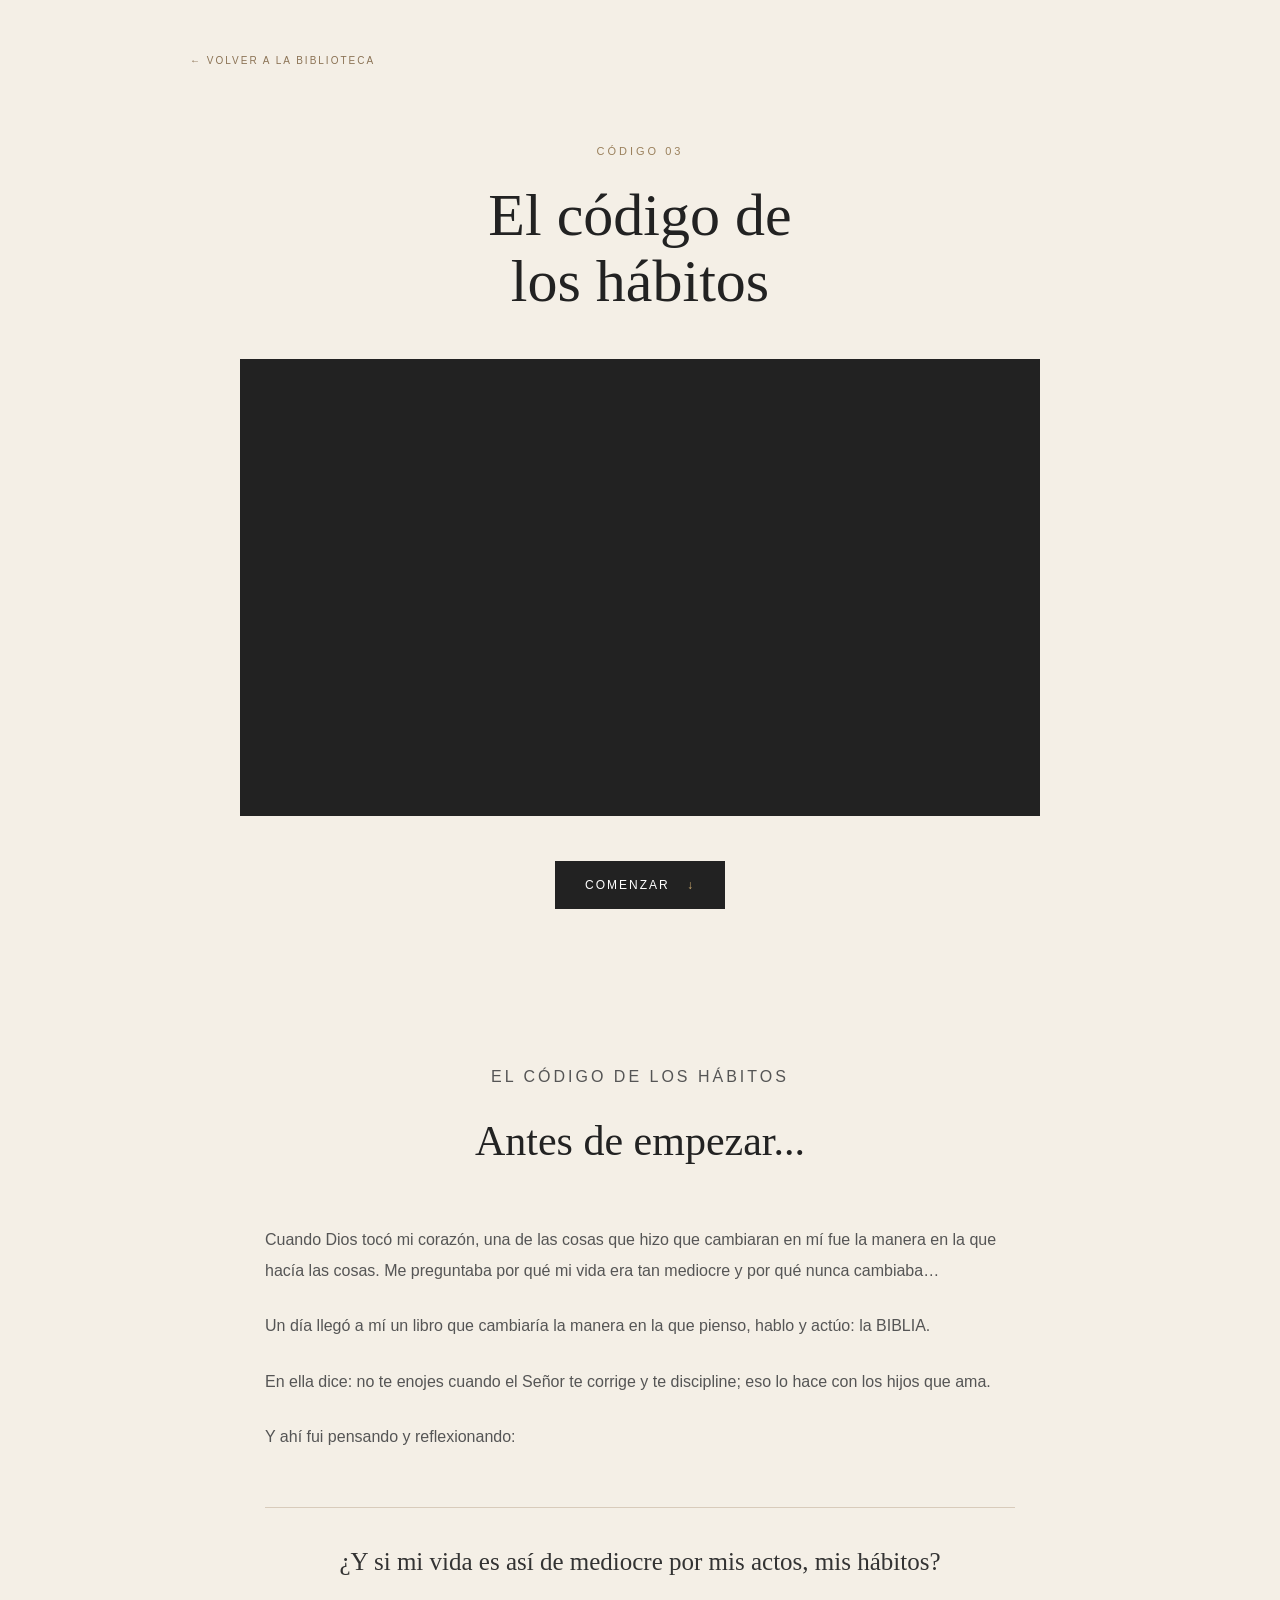
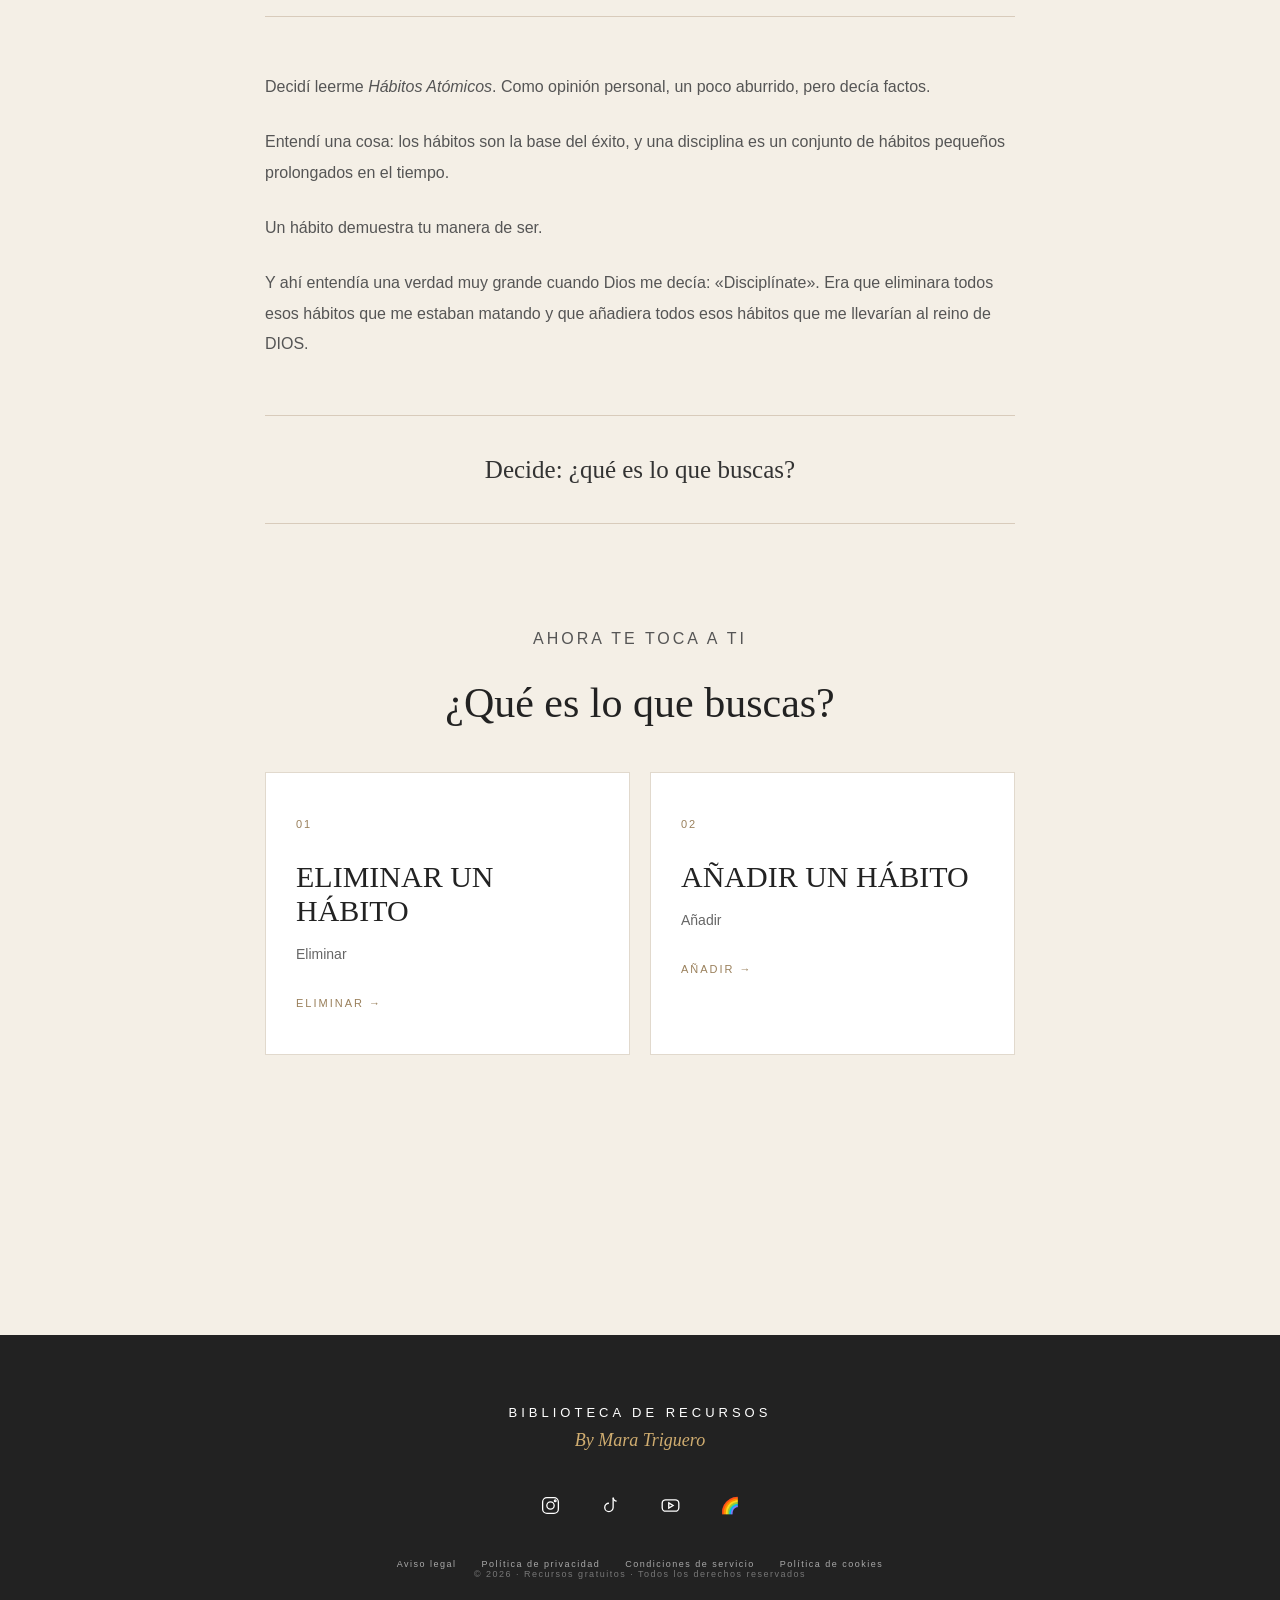
<file: habitos.html>
<!DOCTYPE html>
<html lang="es">

<head>

<meta charset="UTF-8">
<meta name="viewport" content="width=device-width, initial-scale=1.0">

<title>El Código de los Hábitos · Mara Triguero</title>

<link rel="stylesheet" href="style.css">

<style>

.habitos {
    max-width: 900px;
    margin: auto;
    padding: 50px 25px 100px 25px;
}

.habitos-volver {
    display: inline-block;
    margin-bottom: 50px;
    color: #8b7355;
    text-decoration: none;
    font-size: 10px;
    letter-spacing: 2px;
}

.habitos-volver:hover {
    color: #222222;
}


/* =========================
   PORTADA
========================= */

.habitos-portada {
    min-height: 90vh;
    display: flex;
    flex-direction: column;
    justify-content: center;
    text-align: center;
}

.habitos-marca {
    color: #9a805c;
    font-size: 11px;
    letter-spacing: 3px;
    margin-bottom: 25px;
}

.habitos-portada h1 {
    font-family: Georgia, serif;
    font-size: 60px;
    font-weight: normal;
    line-height: 1.1;
    margin: 0 auto 45px auto;
}


/* =========================
   VÍDEO
========================= */

.video-habitos {
    width: 100%;
    max-width: 800px;
    margin: 0 auto 45px auto;
    background: #222222;
    padding: 8px;
    box-sizing: border-box;
}

.video-habitos iframe {
    width: 100%;
    aspect-ratio: 16 / 9;
    display: block;
    border: none;
}


/* =========================
   BOTÓN
========================= */

.boton-comenzar {
    display: inline-block;
    align-self: center;
    padding: 17px 30px;
    background: #222222;
    color: white;
    text-decoration: none;
    font-size: 12px;
    letter-spacing: 2px;
}

.boton-comenzar span {
    margin-left: 12px;
    color: #d0ad70;
}


/* =========================
   INTRODUCCIÓN
========================= */

.intro-habitos {
    padding: 120px 0 80px 0;
    max-width: 750px;
    margin: auto;
}

.intro-marca {
    text-align: center;
    color: #9a805c;
    font-size: 11px;
    letter-spacing: 3px;
    margin-bottom: 20px;
}

.intro-habitos h2 {
    text-align: center;
    font-family: Georgia, serif;
    font-size: 42px;
    font-weight: normal;
    margin: 0 0 60px 0;
}

.intro-habitos p {
    color: #555555;
    font-size: 16px;
    line-height: 1.9;
    margin-bottom: 25px;
}


/* =========================
   FRASES DESTACADAS
========================= */

.frase-destacada {
    margin: 55px auto;
    padding: 35px 30px;
    border-top: 1px solid #d8cbbb;
    border-bottom: 1px solid #d8cbbb;
    text-align: center;
    font-family: Georgia, serif;
    font-size: 25px;
    line-height: 1.5;
    color: #333333;
}


/* =========================
   DECISIÓN
========================= */

.decision-habitos {
    margin: 100px auto 0 auto;
    text-align: center;
}

.decision-marca {
    color: #9a805c;
    font-size: 11px;
    letter-spacing: 3px;
    margin-bottom: 20px;
}

.decision-habitos h2 {
    font-family: Georgia, serif;
    font-size: 42px;
    font-weight: normal;
    margin: 0 0 45px 0;
}


/* =========================
   OPCIONES
========================= */

.opciones-habitos {
    display: grid;
    grid-template-columns: repeat(2, 1fr);
    gap: 20px;
    text-align: left;
}

.opcion-habito {
    display: block;
    padding: 45px 30px;
    background: #ffffff;
    border: 1px solid #e1d9cd;
    text-decoration: none;
    color: #222222;
    transition: 0.3s ease;
}

.opcion-habito:hover {
    transform: translateY(-6px);
    box-shadow: 0 15px 35px rgba(0,0,0,0.08);
}

.opcion-numero {
    display: block;
    color: #9a805c;
    font-size: 11px;
    letter-spacing: 2px;
    margin-bottom: 30px;
}

.opcion-habito h3 {
    font-family: Georgia, serif;
    font-size: 30px;
    font-weight: normal;
    margin: 0 0 15px 0;
}

.opcion-habito p {
    color: #666666;
    font-size: 14px;
    line-height: 1.7;
    margin: 0;
}

.opcion-flecha {
    display: block;
    margin-top: 30px;
    color: #9a805c;
    font-size: 11px;
    letter-spacing: 2px;
}


/* =========================
   MÓVIL
========================= */

@media (max-width: 700px) {

    .habitos {
        padding: 35px 20px 70px 20px;
    }

    .habitos-portada {
        min-height: 85vh;
    }

    .habitos-portada h1 {
        font-size: 43px;
        margin-bottom: 35px;
    }

    .intro-habitos {
        padding-top: 80px;
    }

    .intro-habitos h2 {
        font-size: 34px;
    }

    .frase-destacada {
        font-size: 21px;
    }

    .decision-habitos h2 {
        font-size: 34px;
    }

    .opciones-habitos {
        grid-template-columns: 1fr;
    }

}

</style>

</head>


<body>

<main class="habitos">


<a href="biblioteca.html" class="habitos-volver">
    ← VOLVER A LA BIBLIOTECA
</a>


<!-- =========================
     PORTADA
========================= -->

<section class="habitos-portada">

    <p class="habitos-marca">
        CÓDIGO 03
    </p>

    <h1>
        El código de<br>los hábitos
    </h1>

    <div class="video-habitos">


        <iframe
            src="https://www.youtube.com/embed/sQewQQmyFRE"
            title="El código de los hábitos"
            allowfullscreen>
        </iframe>

    </div>

    <a href="#introduccion" class="boton-comenzar">
        COMENZAR
        <span>↓</span>
    </a>

</section>


<!-- =========================
     INTRODUCCIÓN
========================= -->

<section class="intro-habitos" id="introduccion">

    <p class="intro-marca">
        EL CÓDIGO DE LOS HÁBITOS
    </p>

    <h2>
        Antes de empezar...
    </h2>


    <p>
        Cuando Dios tocó mi corazón, una de las cosas que hizo que cambiaran en mí fue la manera en la que hacía las cosas. Me preguntaba por qué mi vida era tan mediocre y por qué nunca cambiaba…
    </p>

    <p>
        Un día llegó a mí un libro que cambiaría la manera en la que pienso, hablo y actúo: la BIBLIA.
    </p>

    <p>
        En ella dice: no te enojes cuando el Señor te corrige y te discipline; eso lo hace con los hijos que ama.
    </p>

    <p>
        Y ahí fui pensando y reflexionando:
    </p>


    <div class="frase-destacada">

        ¿Y si mi vida es así de mediocre por mis actos, mis hábitos?

    </div>


    <p>
        Decidí leerme <em>Hábitos Atómicos</em>. Como opinión personal, un poco aburrido, pero decía factos.
    </p>

    <p>
        Entendí una cosa: los hábitos son la base del éxito, y una disciplina es un conjunto de hábitos pequeños prolongados en el tiempo.
    </p>

    <p>
        Un hábito demuestra tu manera de ser.
    </p>

    <p>
        Y ahí entendía una verdad muy grande cuando Dios me decía: «Disciplínate». Era que eliminara todos esos hábitos que me estaban matando y que añadiera todos esos hábitos que me llevarían al reino de DIOS.
    </p>


    <div class="frase-destacada">

        Decide: ¿qué es lo que buscas?

    </div>


    <!-- =========================
         DECISIÓN
    ========================== -->

    <section class="decision-habitos">

        <p class="decision-marca">
            AHORA TE TOCA A TI
        </p>

        <h2>
            ¿Qué es lo que buscas?
        </h2>


        <div class="opciones-habitos">


            <!-- ELIMINAR -->

            <a href="habitos-eliminar.html" class="opcion-habito">

                <span class="opcion-numero">
                    01
                </span>

                <h3>
                    ELIMINAR UN HÁBITO
                </h3>

                <p>
                    Eliminar
                </p>

                <span class="opcion-flecha">
                    ELIMINAR →
                </span>

            </a>


            <!-- AÑADIR -->

           <a href="anadir.html" class="opcion-habito">
                <span class="opcion-numero">
                    02
                </span>

                <h3>
                    AÑADIR UN HÁBITO
                </h3>

                <p>
                    Añadir
                </p>

                <span class="opcion-flecha">
                    AÑADIR →
                </span>

            </a>


        </div>

    </section>

</section>

</main>


<!-- =========================
     FOOTER
========================= -->

<footer class="footer">

    <div class="footer-marca">

        <div class="footer-titulo">
            BIBLIOTECA DE RECURSOS
        </div>

        <div class="footer-by">
            By Mara Triguero
        </div>

    </div>


    <div class="footer-redes">

        <a href="https://www.instagram.com/maratriguero_/"
           target="_blank"
           aria-label="Instagram">

            <svg viewBox="0 0 24 24" aria-hidden="true">
                <rect x="3" y="3" width="18" height="18" rx="5"></rect>
                <circle cx="12" cy="12" r="4.2"></circle>
                <circle cx="17.4" cy="6.6" r="1"></circle>
            </svg>

        </a>


        <a href="https://www.tiktok.com/@maratriguero_"
           target="_blank"
           aria-label="TikTok">

            <svg viewBox="0 0 24 24" aria-hidden="true">
                <path d="M15 3v11.2a4.8 4.8 0 1 1-4.8-4.8"></path>
                <path d="M15 3c.4 2.4 1.8 4 4 4"></path>
            </svg>

        </a>


        <a href="https://www.youtube.com/@MaraTriguero"
           target="_blank"
           aria-label="YouTube">

            <svg viewBox="0 0 24 24" aria-hidden="true">
                <rect x="2.5" y="5.5" width="19" height="13" rx="4"></rect>
                <path d="M10 9l5 3-5 3z"></path>
            </svg>

        </a>


        <a href="https://aquiestadiosbymara.github.io/aqu--esta-dios/"
           target="_blank"
           aria-label="Escuela Aquí Está Dios">

            <span class="footer-escuela">
                🌈
            </span>

        </a>

    </div>


    <nav class="footer-politicas">

        <a href="aviso-legal.html">
            Aviso legal
        </a>

        <a href="politica-privacidad.html">
            Política de privacidad
        </a>

        <a href="condiciones-servicio.html">
            Condiciones de servicio
        </a>

        <a href="politica-cookies.html">
            Política de cookies
        </a>

    </nav>


    <div class="footer-separador"></div>


    <div class="footer-copy">
        © 2026 · Recursos gratuitos · Todos los derechos reservados
    </div>

</footer>

</body>
</html>
```
</file>
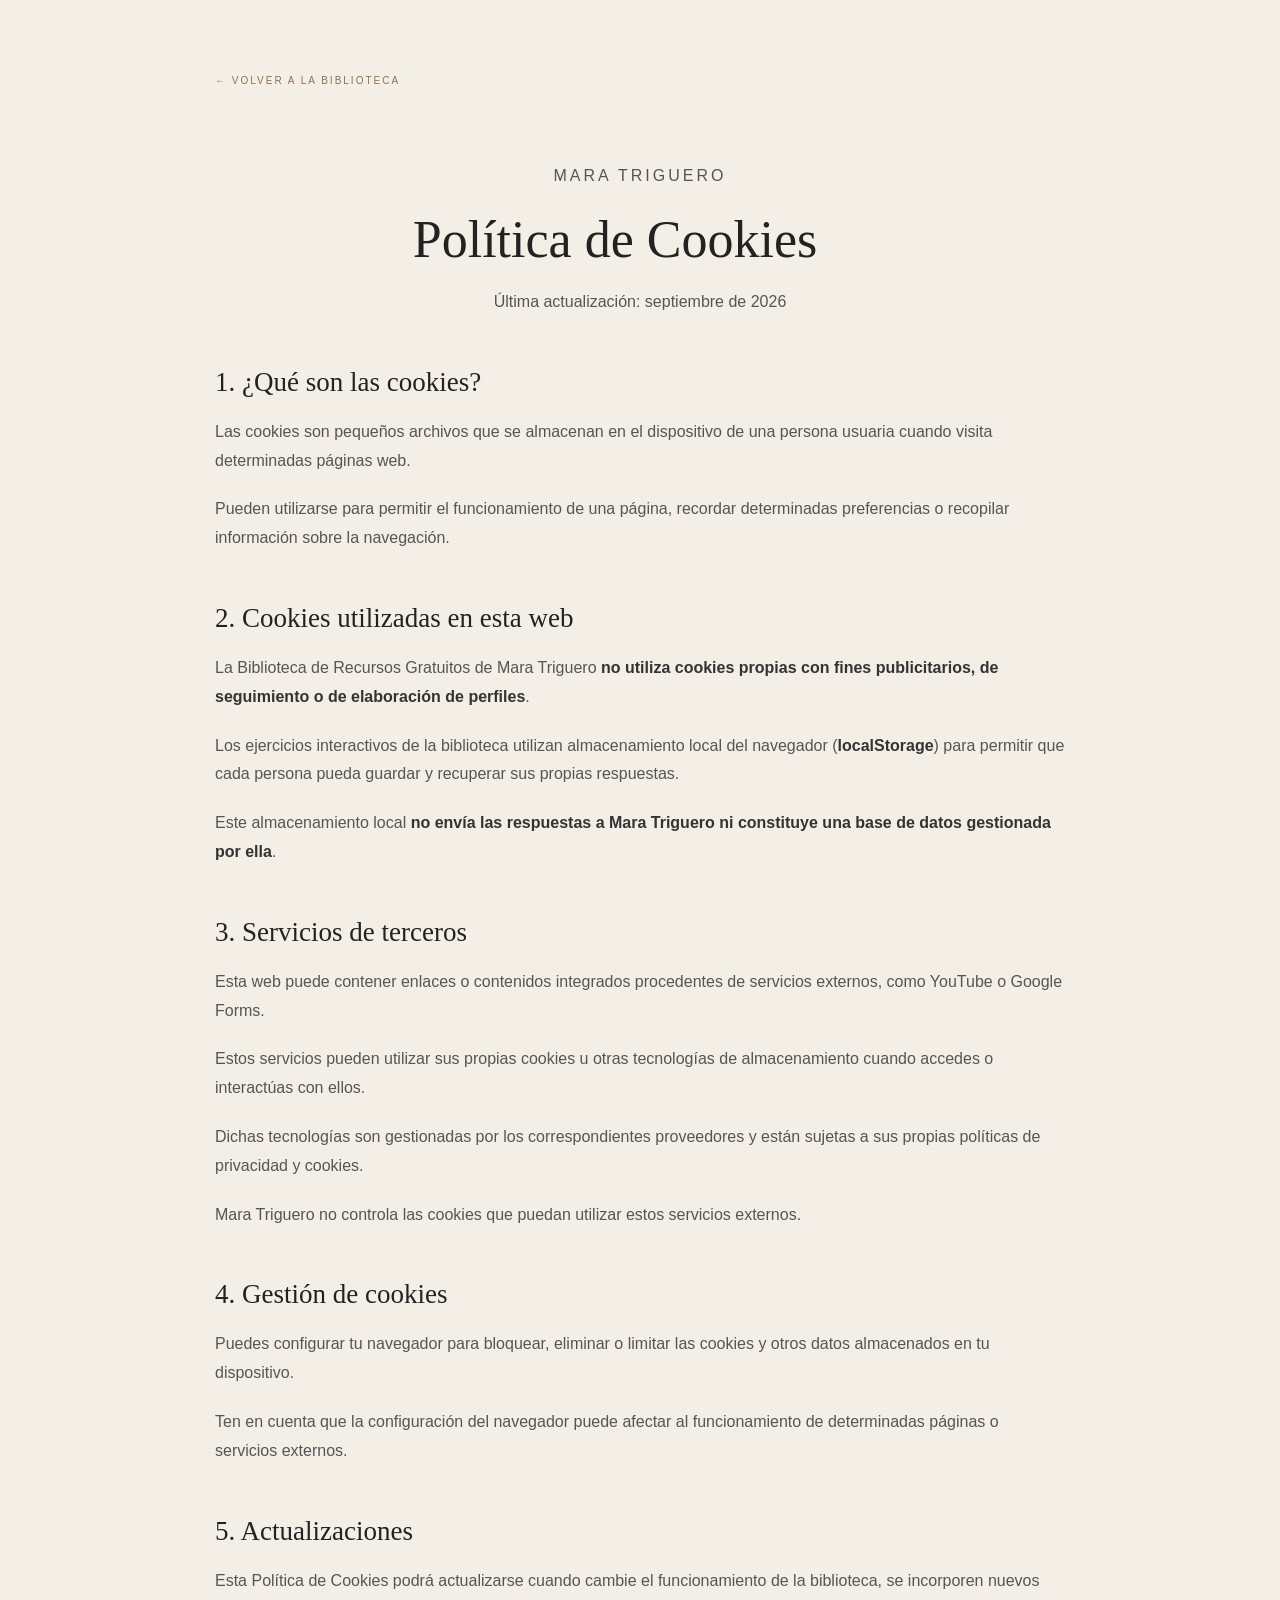
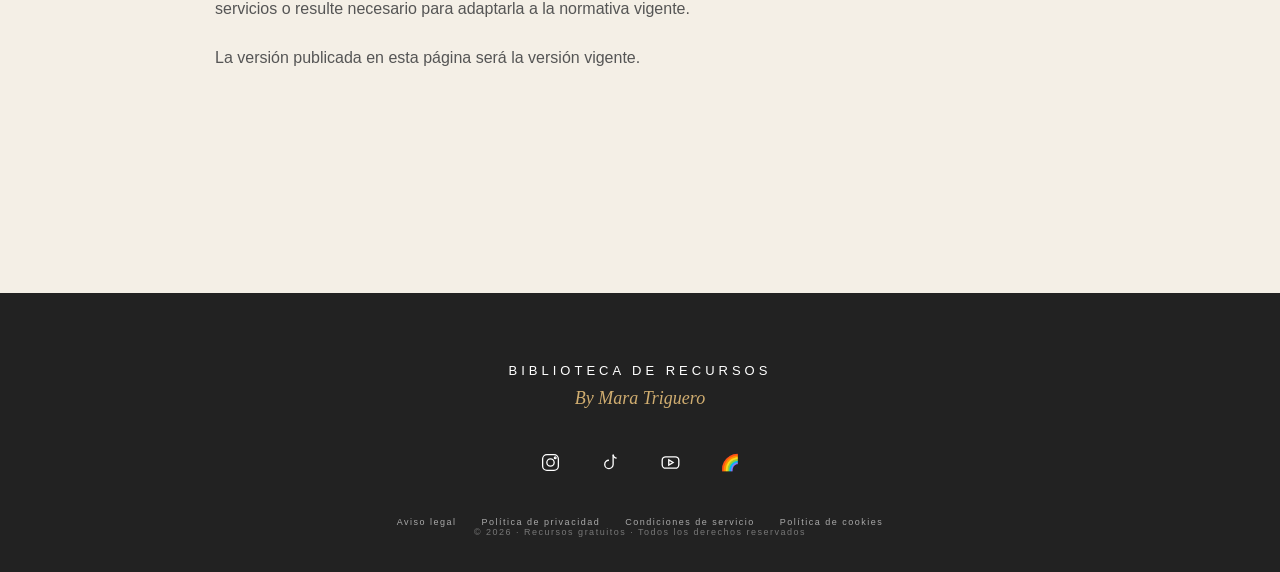
<file: politica-cookies.html>
<!DOCTYPE html>
<html lang="es">

<head>
    <meta charset="UTF-8">
    <meta name="viewport" content="width=device-width, initial-scale=1.0">

    <title>Política de Cookies | Mara Triguero</title>

    <link rel="stylesheet" href="style.css">

    <style>
        .legal {
            max-width: 850px;
            margin: 0 auto;
            padding: 70px 25px 100px 25px;
        }

        .legal-volver {
            display: inline-block;
            margin-bottom: 60px;
            color: #8b7355;
            text-decoration: none;
            font-size: 10px;
            letter-spacing: 2px;
        }

        .legal-volver:hover {
            color: #222222;
        }

        .legal-marca {
            text-align: center;
            color: #9a805c;
            font-size: 11px;
            letter-spacing: 3px;
            margin-bottom: 20px;
        }

        .legal h1 {
            text-align: center;
            font-family: Georgia, serif;
            font-size: 52px;
            font-weight: normal;
            margin: 0 0 20px 0;
        }

        .legal-fecha {
            text-align: center;
            color: #888888;
            font-size: 13px;
            margin-bottom: 70px;
        }

        .legal h2 {
            font-family: Georgia, serif;
            font-size: 27px;
            font-weight: normal;
            margin: 50px 0 20px 0;
            color: #222222;
        }

        .legal p {
            color: #555555;
            font-size: 16px;
            line-height: 1.8;
            margin-bottom: 20px;
        }

        .legal strong {
            color: #333333;
        }

        @media (max-width: 600px) {

            .legal {
                padding: 45px 20px 70px 20px;
            }

            .legal-volver {
                margin-bottom: 45px;
            }

            .legal h1 {
                font-size: 40px;
            }

            .legal h2 {
                font-size: 24px;
            }

            .legal p {
                font-size: 15px;
            }
        }
    </style>
</head>

<body>

    <main class="legal">

        <a href="index.html" class="legal-volver">
            ← VOLVER A LA BIBLIOTECA
        </a>

        <p class="legal-marca">
            MARA TRIGUERO
        </p>

        <h1>
            Política de Cookies
        </h1>

        <p class="legal-fecha">
            Última actualización: septiembre de 2026
        </p>


        <h2>1. ¿Qué son las cookies?</h2>

        <p>
            Las cookies son pequeños archivos que se almacenan en el dispositivo de una persona usuaria cuando visita determinadas páginas web.
        </p>

        <p>
            Pueden utilizarse para permitir el funcionamiento de una página, recordar determinadas preferencias o recopilar información sobre la navegación.
        </p>


        <h2>2. Cookies utilizadas en esta web</h2>

        <p>
            La Biblioteca de Recursos Gratuitos de Mara Triguero <strong>no utiliza cookies propias con fines publicitarios, de seguimiento o de elaboración de perfiles</strong>.
        </p>

        <p>
            Los ejercicios interactivos de la biblioteca utilizan almacenamiento local del navegador (<strong>localStorage</strong>) para permitir que cada persona pueda guardar y recuperar sus propias respuestas.
        </p>

        <p>
            Este almacenamiento local <strong>no envía las respuestas a Mara Triguero ni constituye una base de datos gestionada por ella</strong>.
        </p>


        <h2>3. Servicios de terceros</h2>

        <p>
            Esta web puede contener enlaces o contenidos integrados procedentes de servicios externos, como YouTube o Google Forms.
        </p>

        <p>
            Estos servicios pueden utilizar sus propias cookies u otras tecnologías de almacenamiento cuando accedes o interactúas con ellos.
        </p>

        <p>
            Dichas tecnologías son gestionadas por los correspondientes proveedores y están sujetas a sus propias políticas de privacidad y cookies.
        </p>

        <p>
            Mara Triguero no controla las cookies que puedan utilizar estos servicios externos.
        </p>


        <h2>4. Gestión de cookies</h2>

        <p>
            Puedes configurar tu navegador para bloquear, eliminar o limitar las cookies y otros datos almacenados en tu dispositivo.
        </p>

        <p>
            Ten en cuenta que la configuración del navegador puede afectar al funcionamiento de determinadas páginas o servicios externos.
        </p>


        <h2>5. Actualizaciones</h2>

        <p>
            Esta Política de Cookies podrá actualizarse cuando cambie el funcionamiento de la biblioteca, se incorporen nuevos servicios o resulte necesario para adaptarla a la normativa vigente.
        </p>

        <p>
            La versión publicada en esta página será la versión vigente.
        </p>

    </main>


    <footer class="footer">

        <div class="footer-marca">
            <div class="footer-titulo">BIBLIOTECA DE RECURSOS</div>
            <div class="footer-by">By Mara Triguero</div>
        </div>

        <div class="footer-redes">

            <a href="https://www.instagram.com/maratriguero_/" target="_blank" aria-label="Instagram">
                <svg viewBox="0 0 24 24" aria-hidden="true">
                    <rect x="3" y="3" width="18" height="18" rx="5"></rect>
                    <circle cx="12" cy="12" r="4.2"></circle>
                    <circle cx="17.4" cy="6.6" r="1"></circle>
                </svg>
            </a>

            <a href="https://www.tiktok.com/@maratriguero_" target="_blank" aria-label="TikTok">
                <svg viewBox="0 0 24 24" aria-hidden="true">
                    <path d="M15 3v11.2a4.8 4.8 0 1 1-4.8-4.8"></path>
                    <path d="M15 3c.4 2.4 1.8 4 4 4"></path>
                </svg>
            </a>

            <a href="https://www.youtube.com/@MaraTriguero" target="_blank" aria-label="YouTube">
                <svg viewBox="0 0 24 24" aria-hidden="true">
                    <rect x="2.5" y="5.5" width="19" height="13" rx="4"></rect>
                    <path d="M10 9l5 3-5 3z"></path>
                </svg>
            </a>

            <a href="https://aquiestadiosbymara.github.io/aqu--esta-dios/" target="_blank" aria-label="Escuela Aquí Está Dios">
                <span class="footer-escuela">🌈</span>
            </a>

        </div>

        <nav class="footer-politicas">
            <a href="aviso-legal.html">Aviso legal</a>
            <a href="politica-privacidad.html">Política de privacidad</a>
            <a href="condiciones-servicio.html">Condiciones de servicio</a>
            <a href="politica-cookies.html">Política de cookies</a>
        </nav>

        <div class="footer-separador"></div>

        <div class="footer-copy">
            © 2026 · Recursos gratuitos · Todos los derechos reservados
        </div>

    </footer>

</body>
</html>
</file>
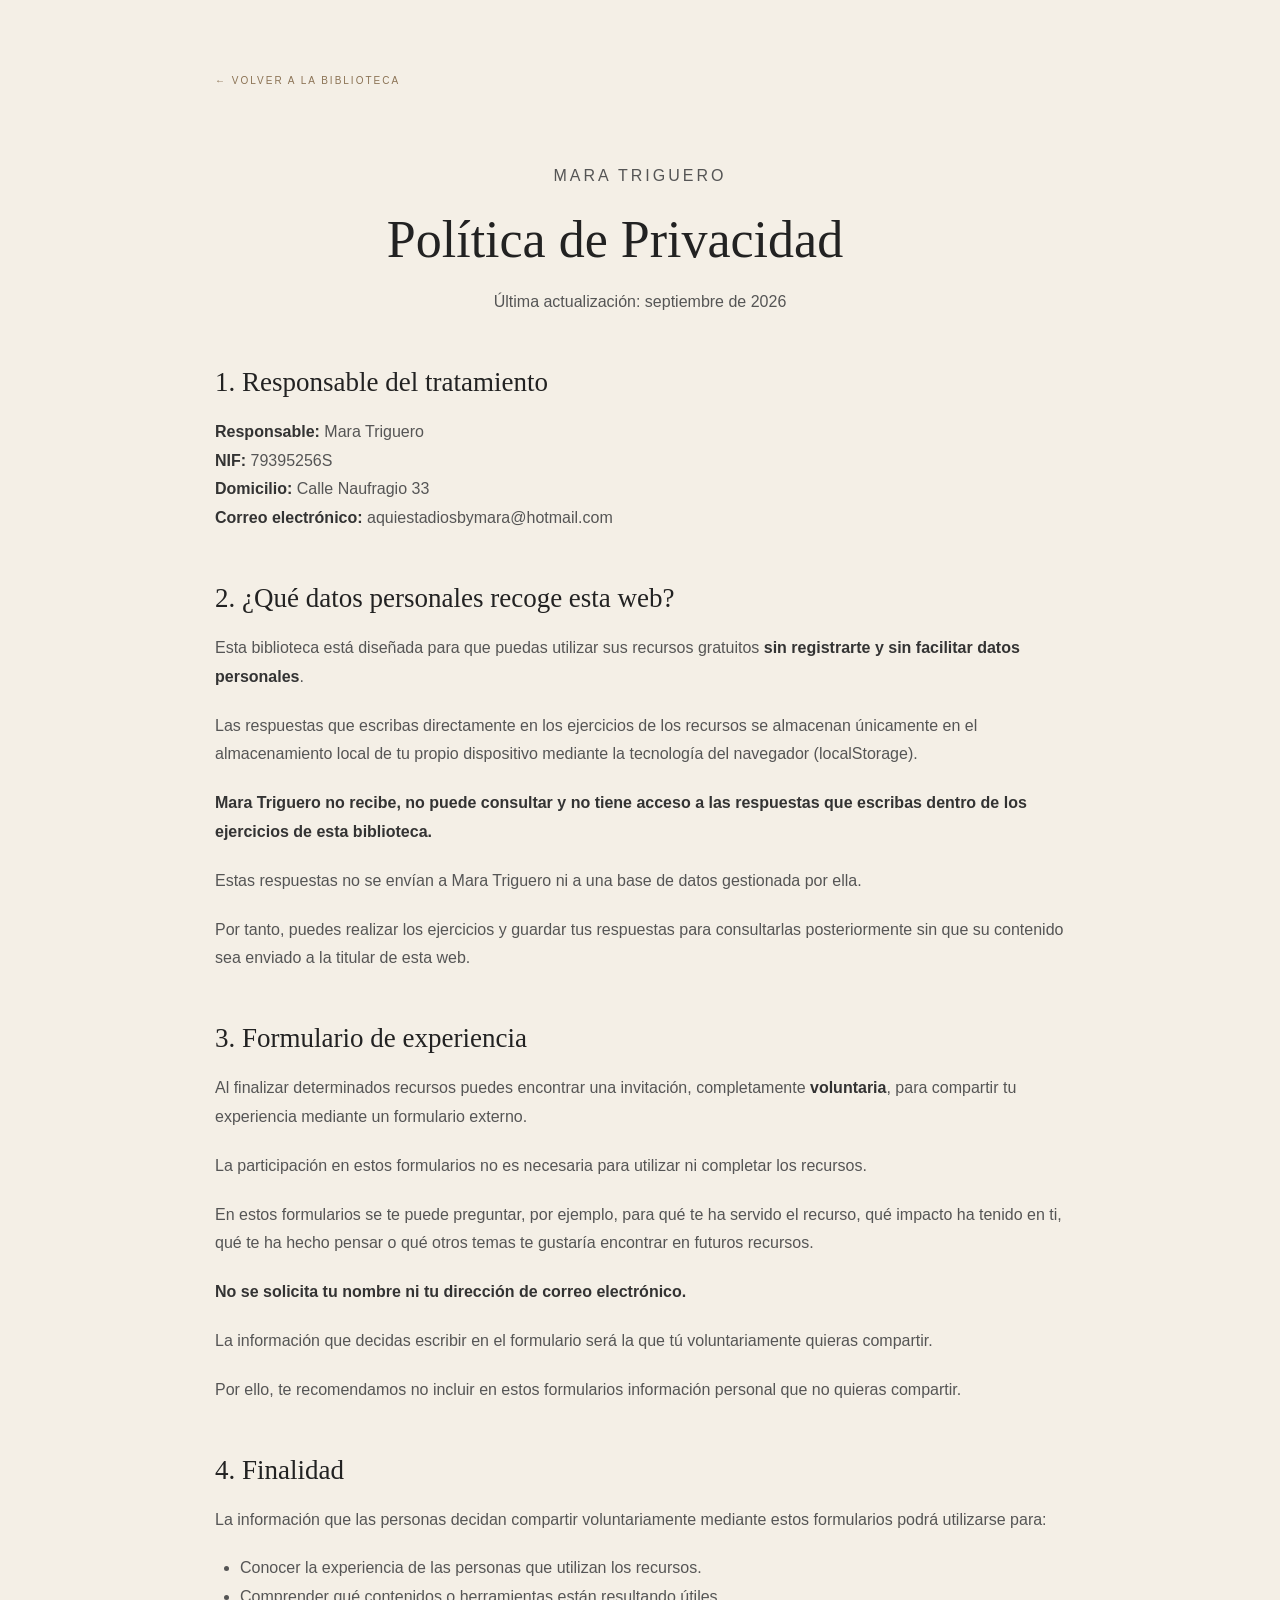
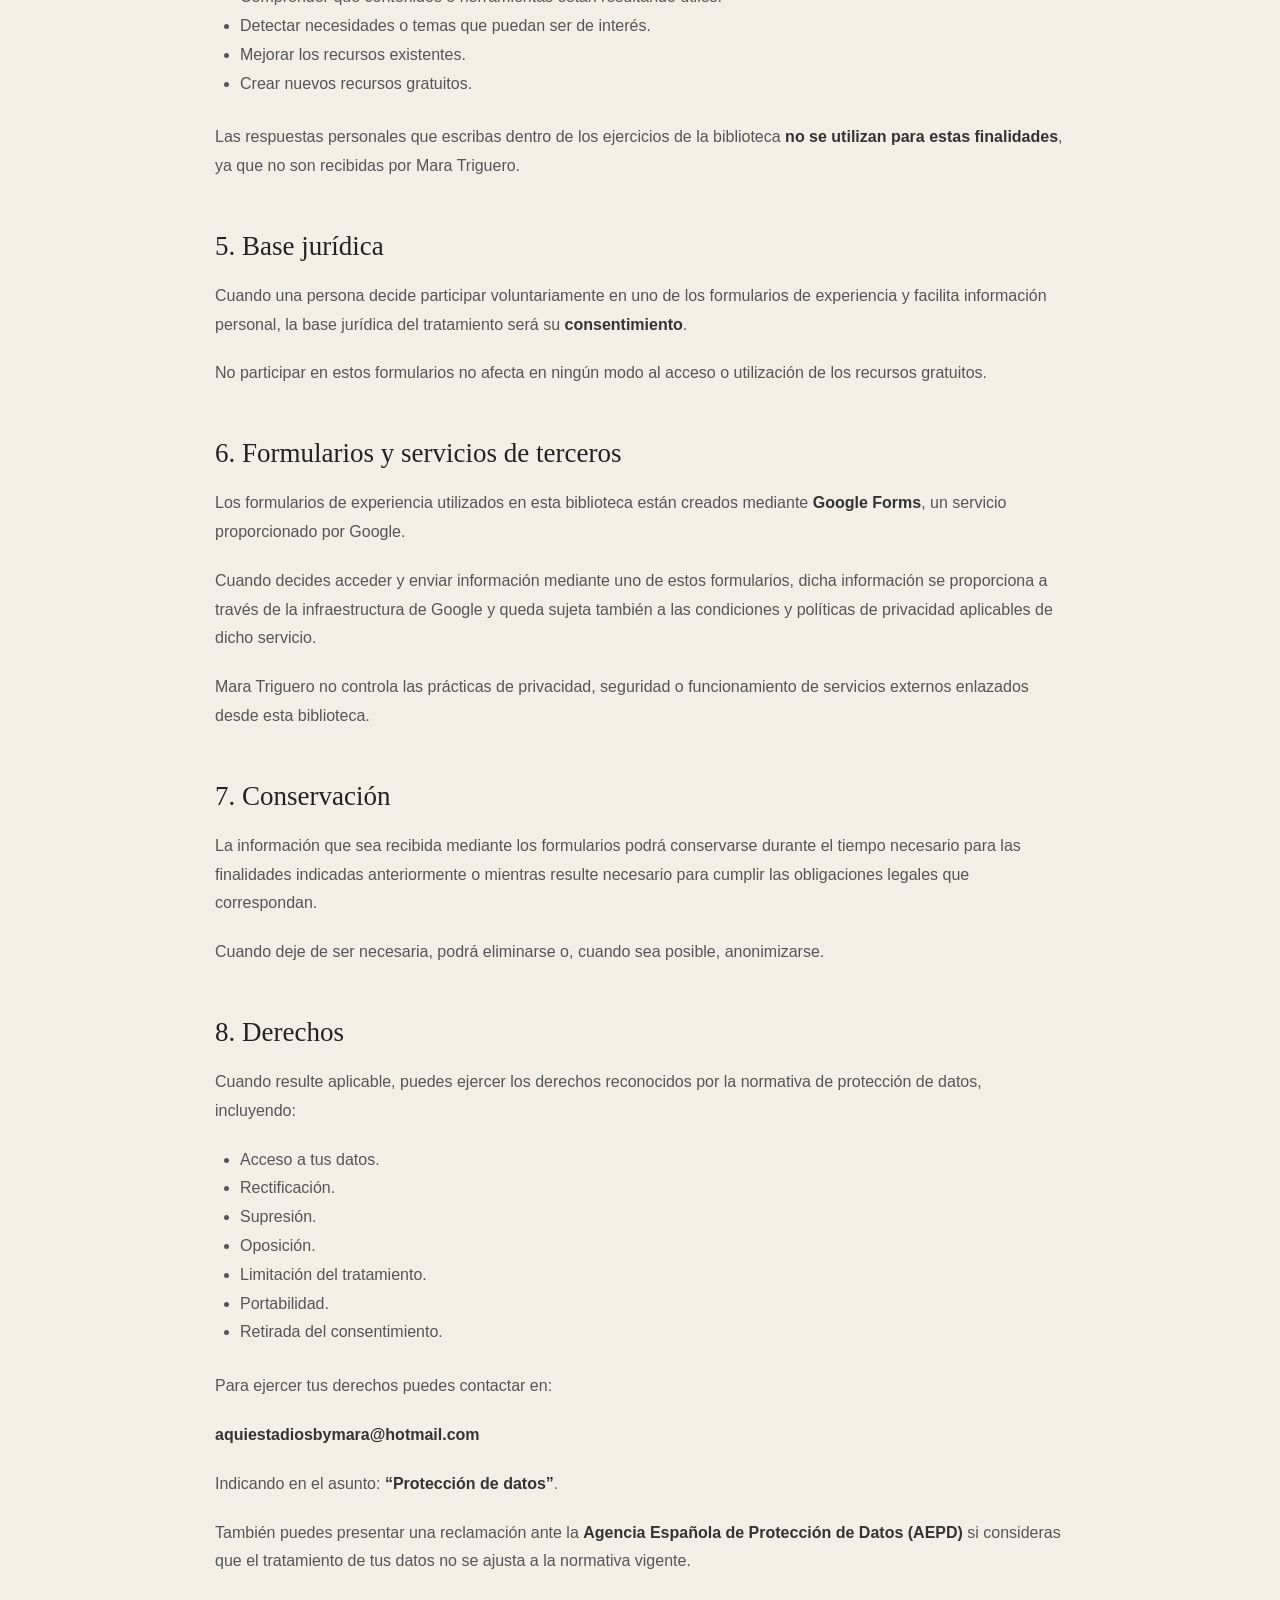
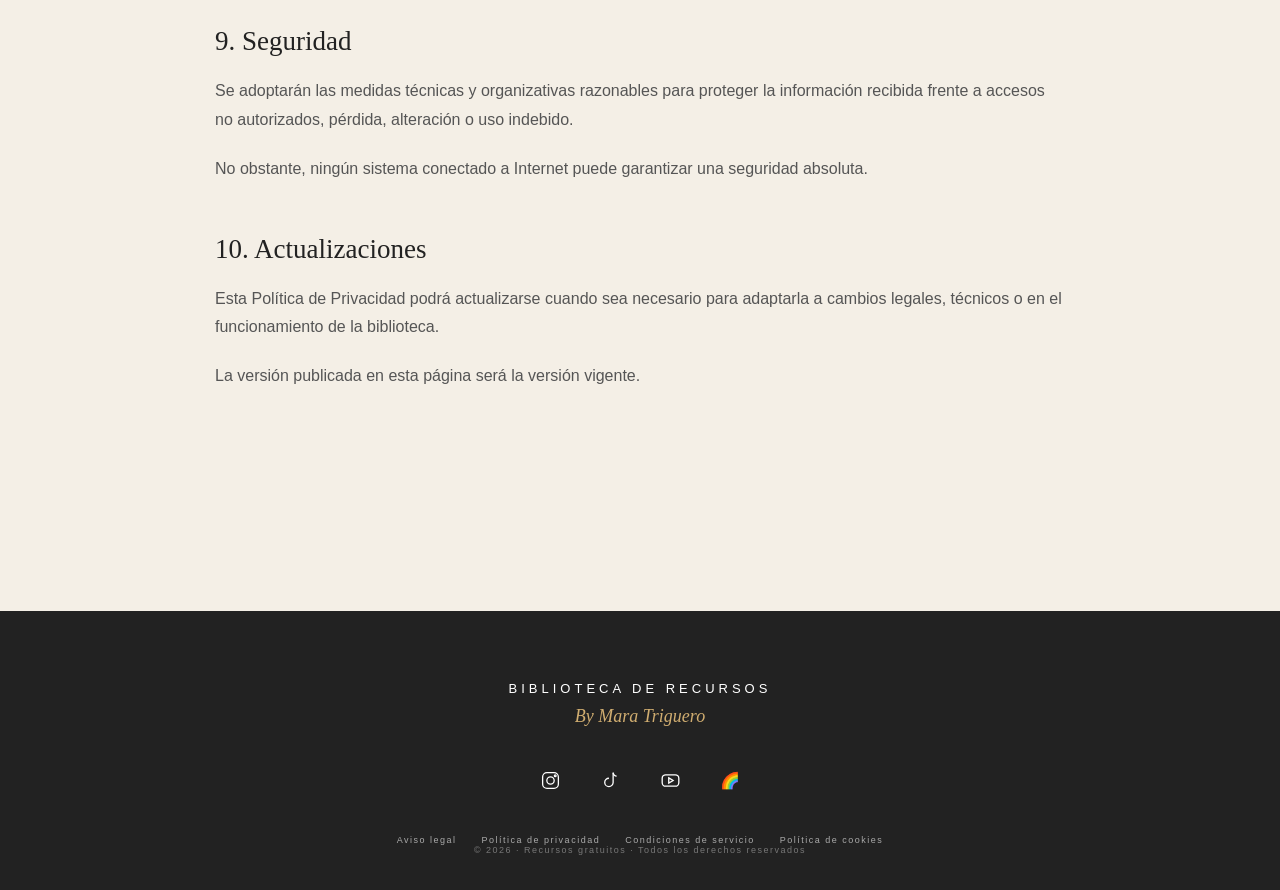
<file: politica-privacidad.html>
<!DOCTYPE html>
<html lang="es">

<head>
    <meta charset="UTF-8">
    <meta name="viewport" content="width=device-width, initial-scale=1.0">

    <title>Política de Privacidad | Mara Triguero</title>

    <link rel="stylesheet" href="style.css">

    <style>
        .legal {
            max-width: 850px;
            margin: 0 auto;
            padding: 70px 25px 100px 25px;
        }

        .legal-volver {
            display: inline-block;
            margin-bottom: 60px;
            color: #8b7355;
            text-decoration: none;
            font-size: 10px;
            letter-spacing: 2px;
        }

        .legal-volver:hover {
            color: #222222;
        }

        .legal-marca {
            text-align: center;
            color: #9a805c;
            font-size: 11px;
            letter-spacing: 3px;
            margin-bottom: 20px;
        }

        .legal h1 {
            text-align: center;
            font-family: Georgia, serif;
            font-size: 52px;
            font-weight: normal;
            margin: 0 0 20px 0;
        }

        .legal-fecha {
            text-align: center;
            color: #888888;
            font-size: 13px;
            margin-bottom: 70px;
        }

        .legal h2 {
            font-family: Georgia, serif;
            font-size: 27px;
            font-weight: normal;
            margin: 50px 0 20px 0;
            color: #222222;
        }

        .legal p {
            color: #555555;
            font-size: 16px;
            line-height: 1.8;
            margin-bottom: 20px;
        }

        .legal strong {
            color: #333333;
        }

        .legal ul {
            color: #555555;
            font-size: 16px;
            line-height: 1.8;
            padding-left: 25px;
            margin-bottom: 25px;
        }

        @media (max-width: 600px) {

            .legal {
                padding: 45px 20px 70px 20px;
            }

            .legal-volver {
                margin-bottom: 45px;
            }

            .legal h1 {
                font-size: 40px;
            }

            .legal h2 {
                font-size: 24px;
            }

            .legal p,
            .legal ul {
                font-size: 15px;
            }
        }
    </style>
</head>

<body>

    <main class="legal">

        <a href="index.html" class="legal-volver">
            ← VOLVER A LA BIBLIOTECA
        </a>

        <p class="legal-marca">
            MARA TRIGUERO
        </p>

        <h1>
            Política de Privacidad
        </h1>

        <p class="legal-fecha">
            Última actualización: septiembre de 2026
        </p>


        <h2>1. Responsable del tratamiento</h2>

        <p>
            <strong>Responsable:</strong> Mara Triguero<br>
            <strong>NIF:</strong> 79395256S<br>
            <strong>Domicilio:</strong> Calle Naufragio 33<br>
            <strong>Correo electrónico:</strong> aquiestadiosbymara@hotmail.com
        </p>


        <h2>2. ¿Qué datos personales recoge esta web?</h2>

        <p>
            Esta biblioteca está diseñada para que puedas utilizar sus recursos gratuitos <strong>sin registrarte y sin facilitar datos personales</strong>.
        </p>

        <p>
            Las respuestas que escribas directamente en los ejercicios de los recursos se almacenan únicamente en el almacenamiento local de tu propio dispositivo mediante la tecnología del navegador (localStorage).
        </p>

        <p>
            <strong>Mara Triguero no recibe, no puede consultar y no tiene acceso a las respuestas que escribas dentro de los ejercicios de esta biblioteca.</strong>
        </p>

        <p>
            Estas respuestas no se envían a Mara Triguero ni a una base de datos gestionada por ella.
        </p>

        <p>
            Por tanto, puedes realizar los ejercicios y guardar tus respuestas para consultarlas posteriormente sin que su contenido sea enviado a la titular de esta web.
        </p>


        <h2>3. Formulario de experiencia</h2>

        <p>
            Al finalizar determinados recursos puedes encontrar una invitación, completamente <strong>voluntaria</strong>, para compartir tu experiencia mediante un formulario externo.
        </p>

        <p>
            La participación en estos formularios no es necesaria para utilizar ni completar los recursos.
        </p>

        <p>
            En estos formularios se te puede preguntar, por ejemplo, para qué te ha servido el recurso, qué impacto ha tenido en ti, qué te ha hecho pensar o qué otros temas te gustaría encontrar en futuros recursos.
        </p>

        <p>
            <strong>No se solicita tu nombre ni tu dirección de correo electrónico.</strong>
        </p>

        <p>
            La información que decidas escribir en el formulario será la que tú voluntariamente quieras compartir.
        </p>

        <p>
            Por ello, te recomendamos no incluir en estos formularios información personal que no quieras compartir.
        </p>


        <h2>4. Finalidad</h2>

        <p>
            La información que las personas decidan compartir voluntariamente mediante estos formularios podrá utilizarse para:
        </p>

        <ul>
            <li>Conocer la experiencia de las personas que utilizan los recursos.</li>
            <li>Comprender qué contenidos o herramientas están resultando útiles.</li>
            <li>Detectar necesidades o temas que puedan ser de interés.</li>
            <li>Mejorar los recursos existentes.</li>
            <li>Crear nuevos recursos gratuitos.</li>
        </ul>

        <p>
            Las respuestas personales que escribas dentro de los ejercicios de la biblioteca <strong>no se utilizan para estas finalidades</strong>, ya que no son recibidas por Mara Triguero.
        </p>


        <h2>5. Base jurídica</h2>

        <p>
            Cuando una persona decide participar voluntariamente en uno de los formularios de experiencia y facilita información personal, la base jurídica del tratamiento será su <strong>consentimiento</strong>.
        </p>

        <p>
            No participar en estos formularios no afecta en ningún modo al acceso o utilización de los recursos gratuitos.
        </p>


        <h2>6. Formularios y servicios de terceros</h2>

        <p>
            Los formularios de experiencia utilizados en esta biblioteca están creados mediante <strong>Google Forms</strong>, un servicio proporcionado por Google.
        </p>

        <p>
            Cuando decides acceder y enviar información mediante uno de estos formularios, dicha información se proporciona a través de la infraestructura de Google y queda sujeta también a las condiciones y políticas de privacidad aplicables de dicho servicio.
        </p>

        <p>
            Mara Triguero no controla las prácticas de privacidad, seguridad o funcionamiento de servicios externos enlazados desde esta biblioteca.
        </p>


        <h2>7. Conservación</h2>

        <p>
            La información que sea recibida mediante los formularios podrá conservarse durante el tiempo necesario para las finalidades indicadas anteriormente o mientras resulte necesario para cumplir las obligaciones legales que correspondan.
        </p>

        <p>
            Cuando deje de ser necesaria, podrá eliminarse o, cuando sea posible, anonimizarse.
        </p>


        <h2>8. Derechos</h2>

        <p>
            Cuando resulte aplicable, puedes ejercer los derechos reconocidos por la normativa de protección de datos, incluyendo:
        </p>

        <ul>
            <li>Acceso a tus datos.</li>
            <li>Rectificación.</li>
            <li>Supresión.</li>
            <li>Oposición.</li>
            <li>Limitación del tratamiento.</li>
            <li>Portabilidad.</li>
            <li>Retirada del consentimiento.</li>
        </ul>

        <p>
            Para ejercer tus derechos puedes contactar en:
        </p>

        <p>
            <strong>aquiestadiosbymara@hotmail.com</strong>
        </p>

        <p>
            Indicando en el asunto: <strong>“Protección de datos”</strong>.
        </p>

        <p>
            También puedes presentar una reclamación ante la <strong>Agencia Española de Protección de Datos (AEPD)</strong> si consideras que el tratamiento de tus datos no se ajusta a la normativa vigente.
        </p>


        <h2>9. Seguridad</h2>

        <p>
            Se adoptarán las medidas técnicas y organizativas razonables para proteger la información recibida frente a accesos no autorizados, pérdida, alteración o uso indebido.
        </p>

        <p>
            No obstante, ningún sistema conectado a Internet puede garantizar una seguridad absoluta.
        </p>


        <h2>10. Actualizaciones</h2>

        <p>
            Esta Política de Privacidad podrá actualizarse cuando sea necesario para adaptarla a cambios legales, técnicos o en el funcionamiento de la biblioteca.
        </p>

        <p>
            La versión publicada en esta página será la versión vigente.
        </p>

    </main>


    <footer class="footer">

        <div class="footer-marca">
            <div class="footer-titulo">BIBLIOTECA DE RECURSOS</div>
            <div class="footer-by">By Mara Triguero</div>
        </div>

        <div class="footer-redes">

            <a href="https://www.instagram.com/maratriguero_/" target="_blank" aria-label="Instagram">
                <svg viewBox="0 0 24 24" aria-hidden="true">
                    <rect x="3" y="3" width="18" height="18" rx="5"></rect>
                    <circle cx="12" cy="12" r="4.2"></circle>
                    <circle cx="17.4" cy="6.6" r="1"></circle>
                </svg>
            </a>

            <a href="https://www.tiktok.com/@maratriguero_" target="_blank" aria-label="TikTok">
                <svg viewBox="0 0 24 24" aria-hidden="true">
                    <path d="M15 3v11.2a4.8 4.8 0 1 1-4.8-4.8"></path>
                    <path d="M15 3c.4 2.4 1.8 4 4 4"></path>
                </svg>
            </a>

            <a href="https://www.youtube.com/@MaraTriguero" target="_blank" aria-label="YouTube">
                <svg viewBox="0 0 24 24" aria-hidden="true">
                    <rect x="2.5" y="5.5" width="19" height="13" rx="4"></rect>
                    <path d="M10 9l5 3-5 3z"></path>
                </svg>
            </a>

            <a href="https://aquiestadiosbymara.github.io/aqu--esta-dios/" target="_blank" aria-label="Escuela Aquí Está Dios">
                <span class="footer-escuela">🌈</span>
            </a>

        </div>

        <nav class="footer-politicas">
            <a href="aviso-legal.html">Aviso legal</a>
            <a href="politica-privacidad.html">Política de privacidad</a>
            <a href="condiciones-servicio.html">Condiciones de servicio</a>
            <a href="politica-cookies.html">Política de cookies</a>
        </nav>

        <div class="footer-separador"></div>

        <div class="footer-copy">
            © 2026 · Recursos gratuitos · Todos los derechos reservados
        </div>

    </footer>

</body>
</html>
</file>
<file: style.css>
body {
    margin: 0;
    background: #f4efe6;
    color: #222222;
    font-family: Arial, sans-serif;
}

.portada {
    min-height: 100vh;
    text-align: center;
    padding: 80px 20px;
}

.marca {
    margin-top: 80px;
    margin-bottom: 30px;
    font-size: 13px;
    letter-spacing: 4px;
    color: #8b7355;
}

h1 {
    font-family: Georgia, serif;
    font-size: 60px;
    font-weight: normal;
    line-height: 1.1;
    margin: 0 auto 30px auto;
    max-width: 800px;
}

.descripcion {
    max-width: 550px;
    margin: 0 auto 45px auto;
    font-size: 17px;
    line-height: 1.7;
    color: #666666;
}

button {
    padding: 17px 30px;
    background: #222222;
    color: white;
    border: none;
    font-size: 12px;
    letter-spacing: 2px;
    cursor: pointer;
}

button span {
    margin-left: 12px;
    color: #d0ad70;
}

@media (max-width: 600px) {
    h1 {
        font-size: 42px;
    }

    .descripcion {
        font-size: 16px;
    }
}
.biblioteca {
    min-height: 100vh;
    padding: 70px 25px;
    max-width: 1100px;
    margin: auto;
}

.biblioteca .marca {
    margin: 0 0 25px 0;
}

.biblioteca h1 {
    text-align: center;
    margin-bottom: 20px;
}

.intro {
    text-align: center;
    color: #666666;
    font-size: 17px;
    margin-bottom: 70px;
}

.recursos {
    display: grid;
    grid-template-columns: repeat(2, 1fr);
    gap: 25px;
}

.recurso {
    display: block;
    min-height: 360px;
    padding: 40px;
    background: #ffffff;
    border: 1px solid #e1d9cd;
    text-decoration: none;
    color: #222222;
    transition: 0.3s;
}

.recurso:hover {
    transform: translateY(-6px);
    box-shadow: 0 15px 35px rgba(0,0,0,0.08);
}

.numero {
    font-size: 13px;
    color: #9a805c;
    letter-spacing: 2px;
}

.recurso h2 {
    font-family: Georgia, serif;
    font-size: 38px;
    font-weight: normal;
    line-height: 1.1;
    margin: 55px 0 20px 0;
}

.recurso p {
    color: #666666;
    line-height: 1.6;
}

.abrir {
    display: block;
    margin-top: 35px;
    font-size: 11px;
    letter-spacing: 2px;
    color: #8b7355;
}

.proximo {
    opacity: 0.75;
}

.proximamente {
    margin-top: 20px;
    font-size: 10px;
    letter-spacing: 2px;
    color: #9a805c !important;
}

@media (max-width: 700px) {

    .recursos {
        grid-template-columns: 1fr;
    }

    .recurso h2 {
        font-size: 32px;
    }
}
.boton {
    display: inline-block;
    padding: 17px 30px;
    background: #222222;
    color: white;
    text-decoration: none;
    font-size: 12px;
    letter-spacing: 2px;
}

.boton span {
    margin-left: 12px;
    color: #d0ad70;
}
.recurso-pagina {
    min-height: 100vh;
    text-align: center;
    padding: 80px 20px;
}

.recurso-pagina .marca {
    margin-top: 80px;
}

.recurso-pagina h1 {
    font-family: Georgia, serif;
    font-size: 60px;
    font-weight: normal;
    line-height: 1.1;
}

.frase {
    max-width: 550px;
    margin: 30px auto 40px auto;
    color: #666666;
    font-size: 17px;
    line-height: 1.7;
}

.boton-recurso {
    padding: 17px 30px;
    background: #222222;
    color: white;
    border: none;
    font-size: 12px;
    letter-spacing: 2px;
}

.boton-recurso span {
    margin-left: 12px;
    color: #d0ad70;
}
.footer {
    margin-top: 100px;
    padding: 70px 25px 35px 25px;
    text-align: center;
    background: #222222;
    color: white;
}

.footer-marca {
    margin-bottom: 35px;
}

.footer-titulo {
    margin: 0;
    font-size: 13px;
    letter-spacing: 4px;
}

.footer-by {
    margin: 10px 0 0 0;
    color: #d0ad70;
    font-family: Georgia, serif;
    font-style: italic;
    font-size: 18px;
}

.footer-redes {
    display: flex;
    justify-content: center;
    align-items: center;
    gap: 22px;
    margin-bottom: 35px;
}

.footer-redes a {
    display: flex;
    align-items: center;
    justify-content: center;
    width: 38px;
    height: 38px;
    color: white;
    text-decoration: none;
}

.footer-redes svg {
    width: 21px;
    height: 21px;
    fill: none;
    stroke: currentColor;
    stroke-width: 1.5;
}

.footer-redes a:hover {
    color: #d0ad70;
}

.footer-arcoiris {
    font-size: 21px;
    line-height: 1;
}

.footer-politicas {
    display: flex;
    justify-content: center;
    flex-wrap: wrap;
    gap: 12px 25px;
    max-width: 800px;
    margin: 0 auto;
}

.footer-politicas a {
    color: #aaaaaa;
    text-decoration: none;
    font-size: 9px;
    letter-spacing: 1.5px;
}

.footer-politicas a:hover {
    color: #d0ad70;
}

.footer-linea {
    max-width: 800px;
    height: 1px;
    margin: 35px auto 20px auto;
    background: #444444;
}

.footer-copy {
    margin: 0;
    color: #777777;
    font-size: 9px;
    letter-spacing: 1.5px;
}

@media (max-width: 600px) {

    .footer {
        padding: 60px 20px 30px 20px;
    }

    .footer-politicas {
        flex-direction: column;
        gap: 15px;
    }

    .footer-copy {
        line-height: 1.7;
    }

}
</file>
